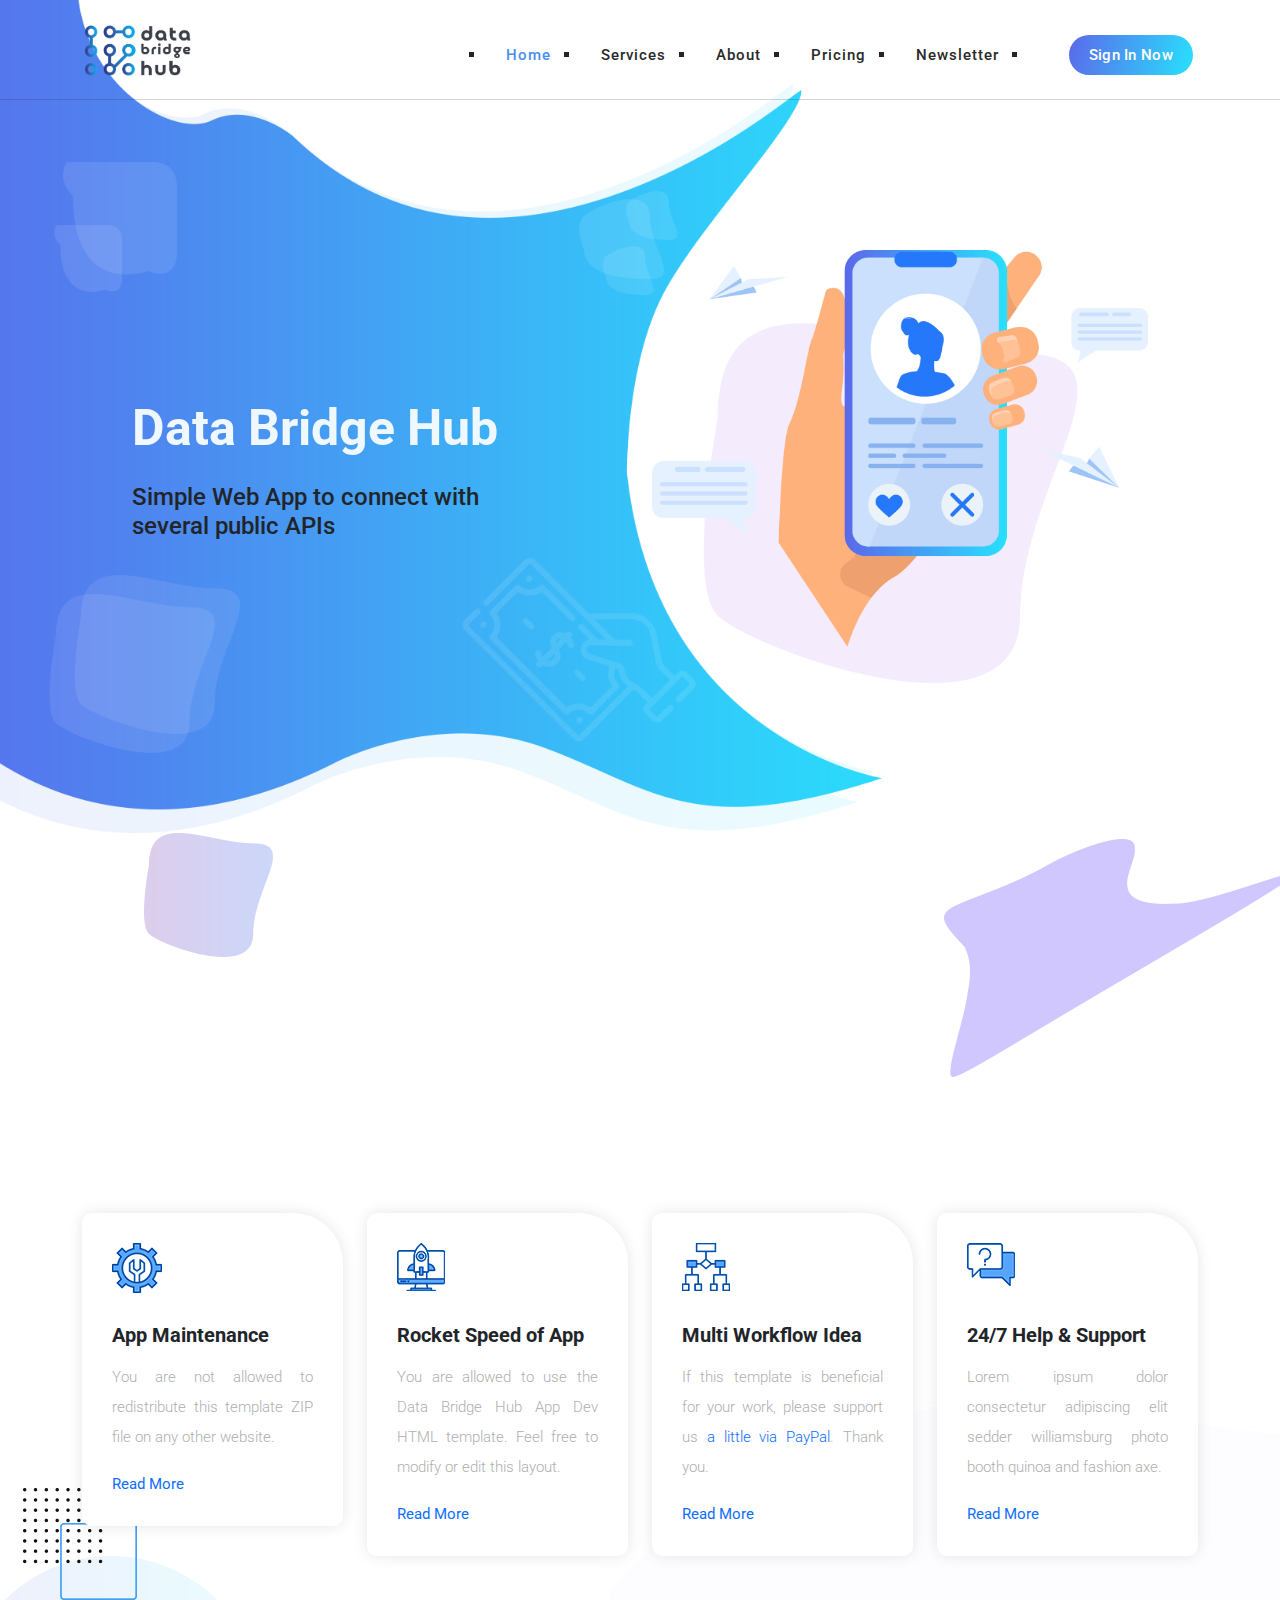
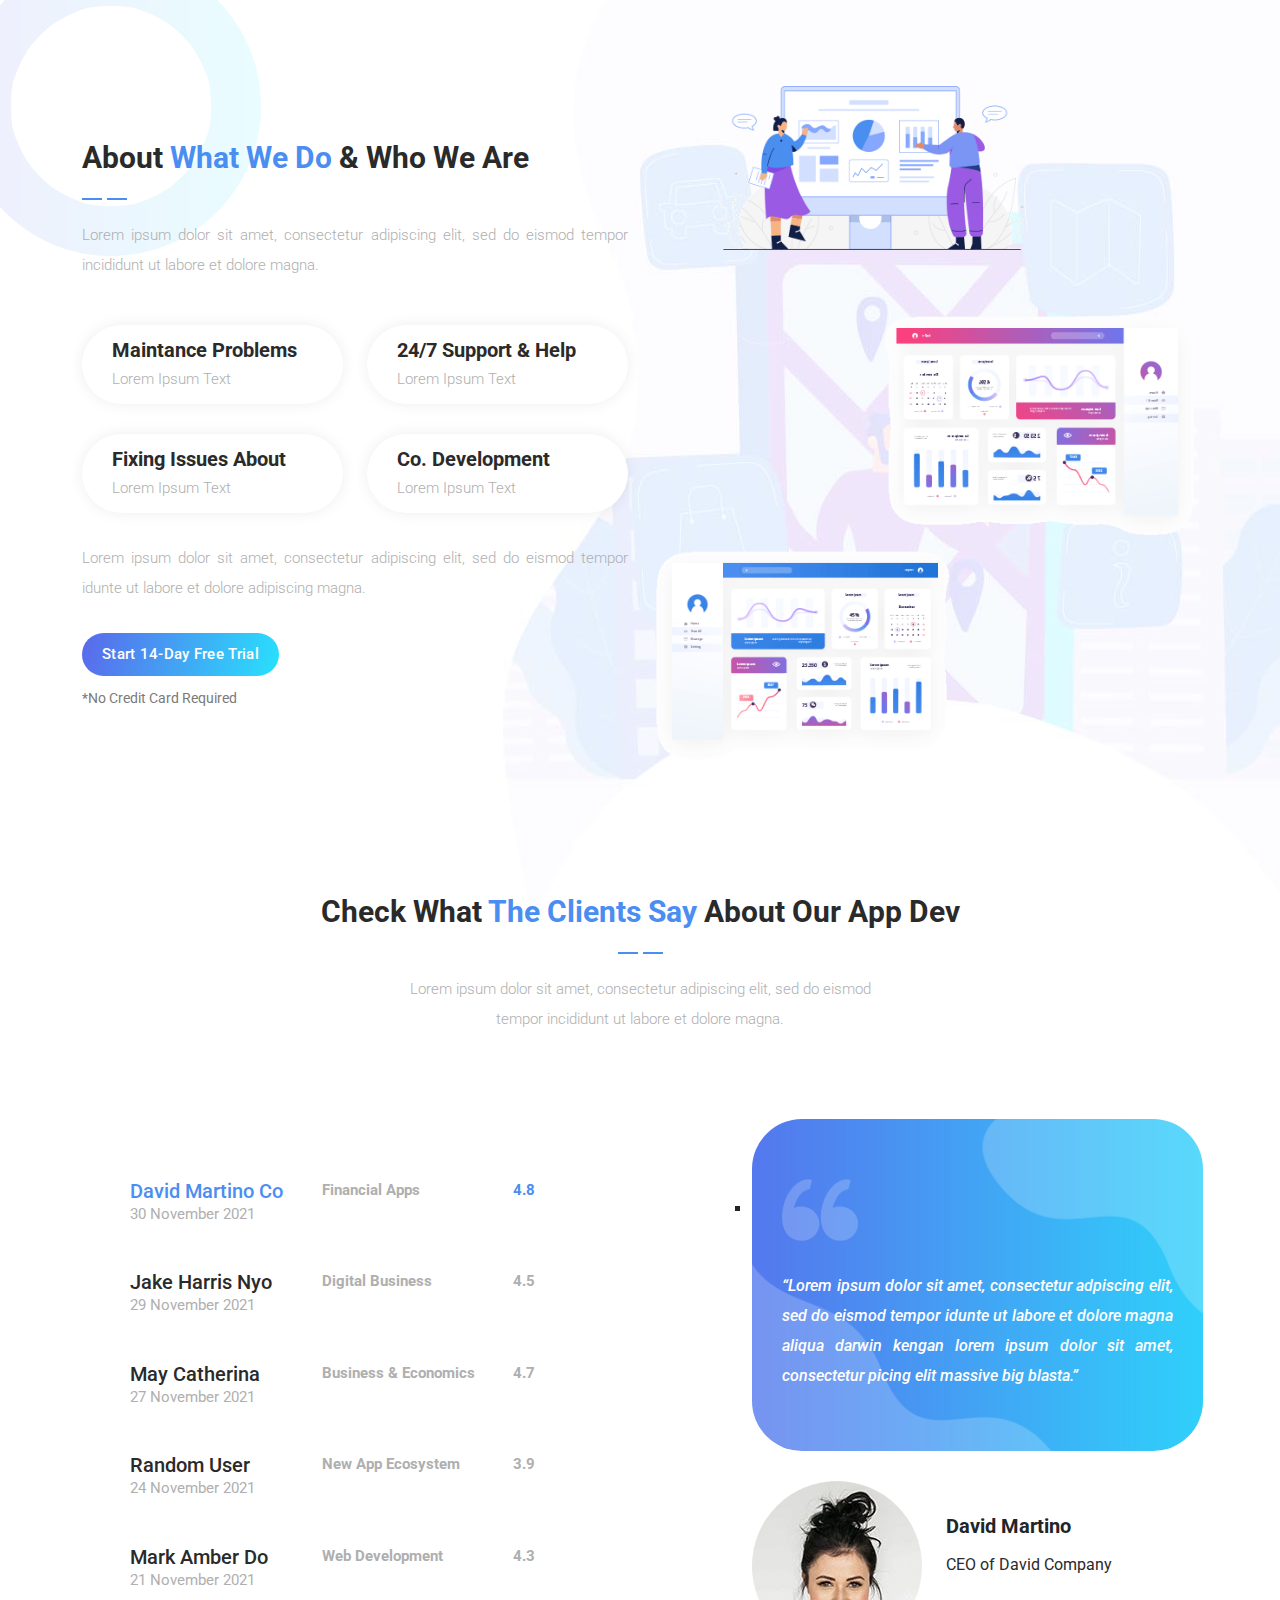
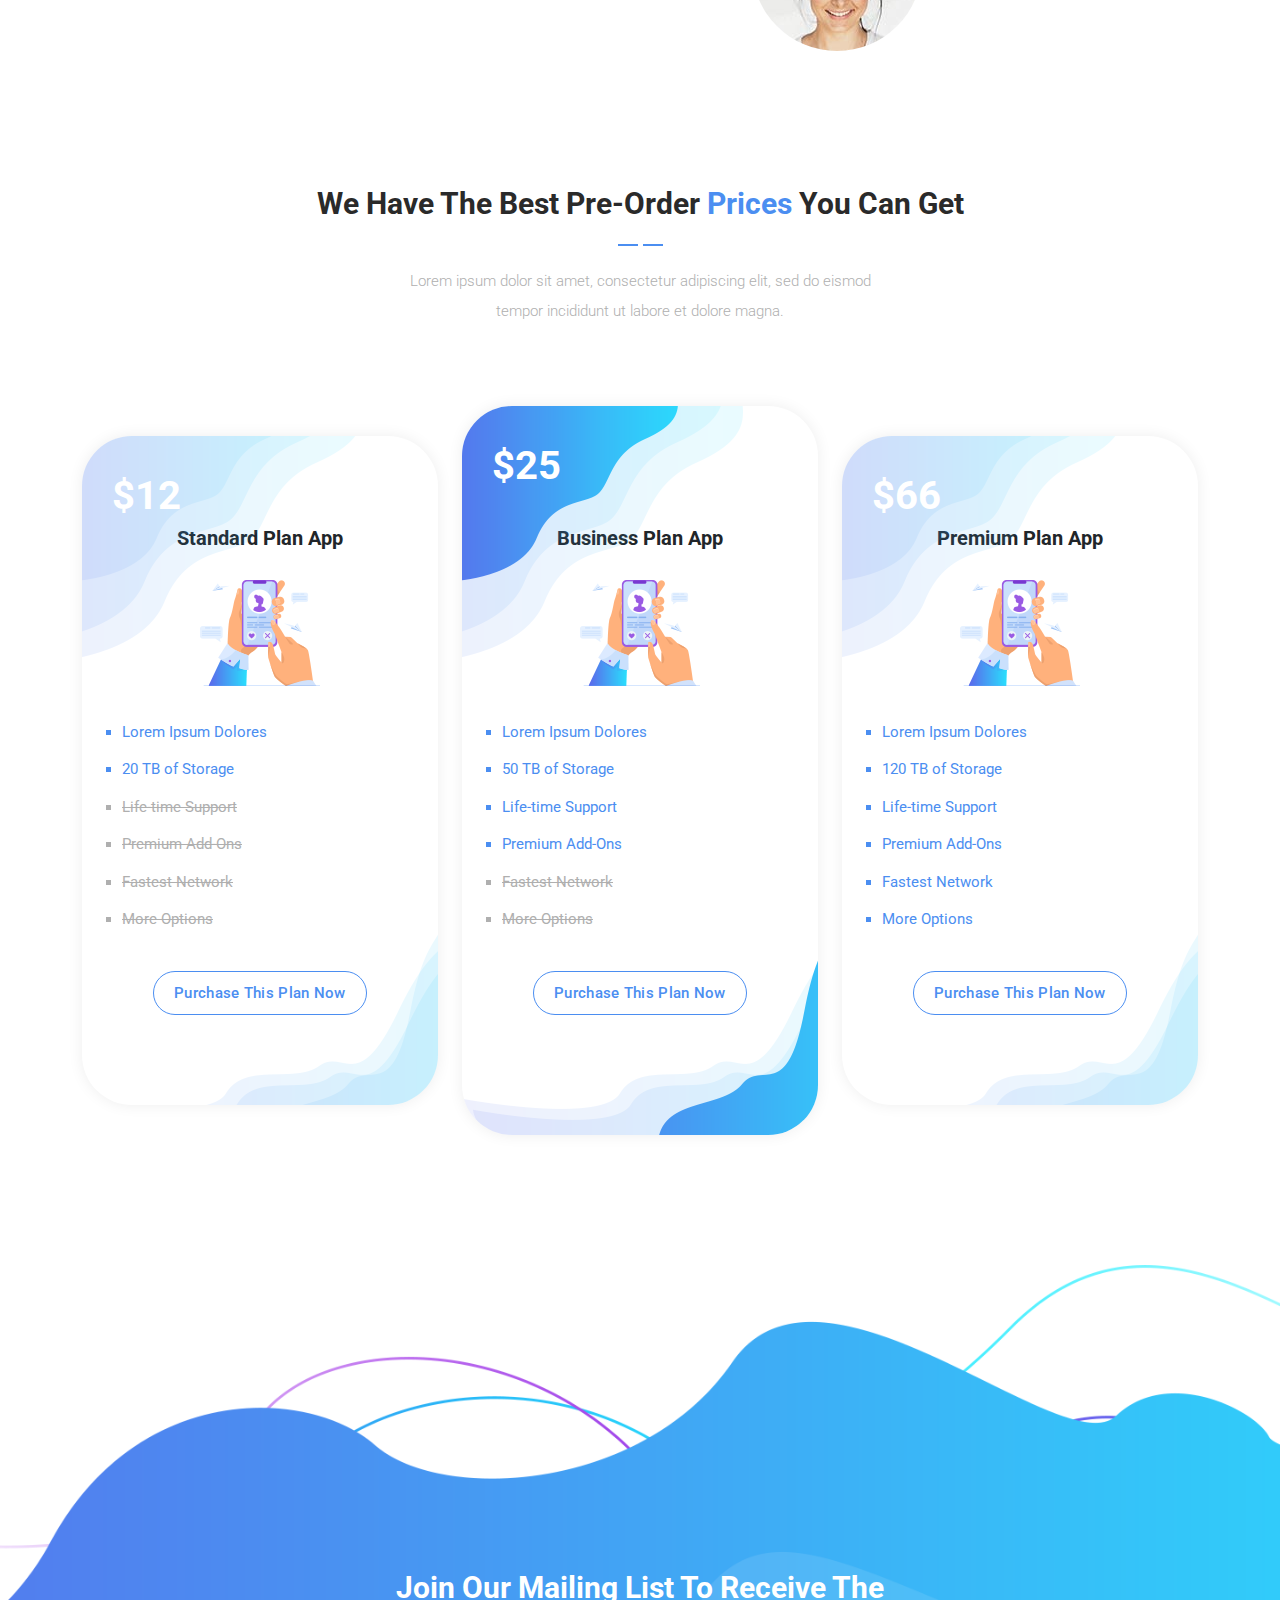
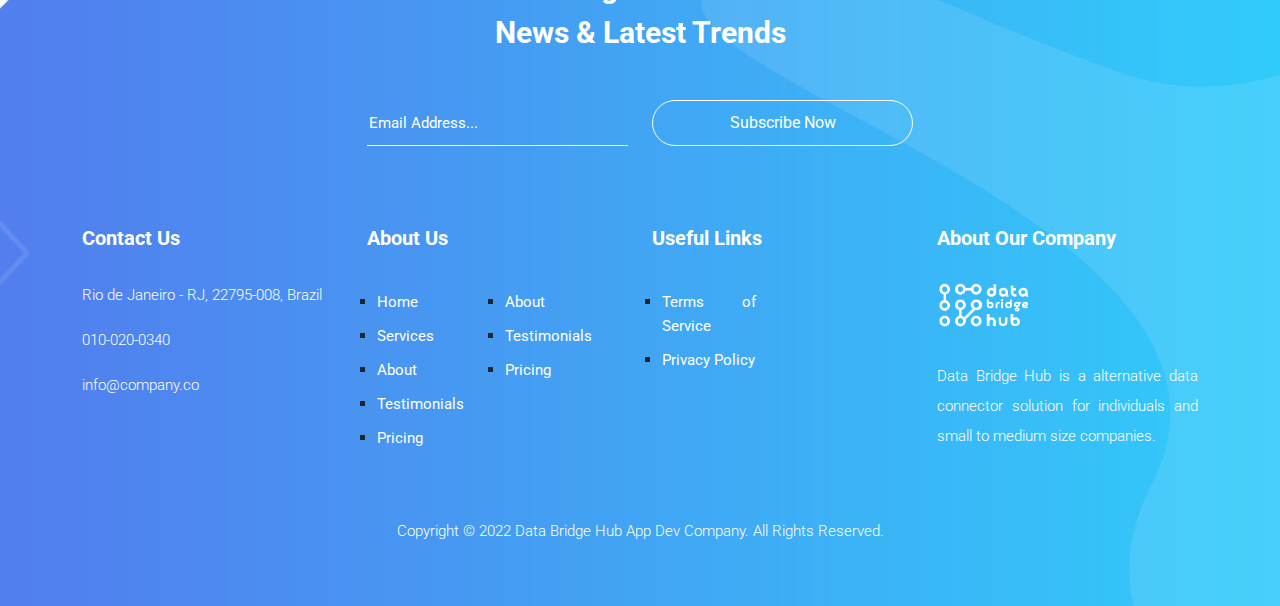
<file: index.html>
<!DOCTYPE html>
<html lang="en">

  <head>

    <meta charset="UTF-8">
    <meta name="viewport" content="width=device-width, initial-scale=1, shrink-to-fit=yes">
    <meta name="description" content="">
    <meta name="author" content="">
    <link rel="preconnect" href="https://fonts.googleapis.com">
    <link rel="preconnect" href="https://fonts.gstatic.com" crossorigin>
    <link href="https://fonts.googleapis.com/css2?family=Roboto:wght@100;300;400;500;700;900&display=swap" rel="stylesheet">

    <title>Data Bridge Hub App</title>

    <!-- Bootstrap core CSS -->
    <link href="vendor/bootstrap/css/bootstrap.min.css" rel="stylesheet">

<!--

TemplateMo 570 Data Bridge Hub App Dev

https://templatemo.com/tm-570-chain-app-dev

-->

    <!-- Additional CSS Files -->
    <link rel="stylesheet" href="https://use.fontawesome.com/releases/v5.8.1/css/all.css" integrity="sha384-50oBUHEmvpQ+1lW4y57PTFmhCaXp0ML5d60M1M7uH2+nqUivzIebhndOJK28anvf" crossorigin="anonymous">
    <link rel="stylesheet" href="/assets/css/templatemo-dbh-app-dev.css">
    <link rel="stylesheet" href="/assets/css/animated.css">
    <link rel="stylesheet" href="/assets/css/owl.css">

  </head>

<body>

  <!-- ***** Preloader Start ***** -->
  <div id="js-preloader" class="js-preloader">
    <div class="preloader-inner">
      <span class="dot"></span>
      <div class="dots">
        <span></span>
        <span></span>
        <span></span>
      </div>
    </div>
  </div>
  <!-- ***** Preloader End ***** -->

  <!-- ***** Header Area Start ***** -->
  <header class="header-area header-sticky wow slideInDown" data-wow-duration="0.75s" data-wow-delay="0s">
    <div class="container">
      <div class="row">
        <div class="col-12">
          <nav class="main-nav">
            <!-- ***** Logo Start ***** -->
            <a href="index.html" class="logo">
              <img src="/assets/images/datahub_icon-wbg.png" alt="DataHub App Dev" style="max-height:60px;"/>
            </a>
            <!-- ***** Logo End ***** -->
            <!-- ***** Menu Start ***** -->
            <ul class="nav">
              <li class="scroll-to-section"><a href="#top" class="active">Home</a></li>
              <li class="scroll-to-section"><a href="#services">Services</a></li>
              <li class="scroll-to-section"><a href="#about">About</a></li>
              <li class="scroll-to-section"><a href="#pricing">Pricing</a></li>
              <li class="scroll-to-section"><a href="#newsletter">Newsletter</a></li>
              <li><div class="gradient-button"><a id="modal_trigger" href="#modal"><i class="fa fa-sign-in-alt"></i> Sign In Now</a></div></li> 
            </ul>        
            <a class='menu-trigger'>
                <span>Menu</span>
            </a>
            <!-- ***** Menu End ***** -->
          </nav>
        </div>
      </div>
    </div>
  </header>
  <!-- ***** Header Area End ***** -->
  
  <div id="modal" class="popupContainer" style="display:none;">
    <div class="popupHeader">
        <span class="header_title">Login</span>
        <span class="modal_close"><i class="fa fa-times"></i></span>
    </div>

    <section class="popupBody">
        <!-- Social Login -->
        <div class="social_login">
            <div class="">
                <a href="#" class="social_box fb">
                    <span class="icon"><i class="fab fa-facebook"></i></span>
                    <span class="icon_title">Connect with Facebook</span>

                </a>

                <a href="#" class="social_box google">
                    <span class="icon"><i class="fab fa-google-plus"></i></span>
                    <span class="icon_title">Connect with Google</span>
                </a>
            </div>

            <div class="centeredText">
                <span>Or use your Email address</span>
            </div>

            <div class="action_btns">
                <div class="one_half"><a href="#" id="login_form" class="btn">Login</a></div>
                <div class="one_half last"><a href="#" id="register_form" class="btn">Sign up</a></div>
            </div>
        </div>

        <!-- Username & Password Login form -->
        <div class="user_login">
            <form>
                <label>Email / Username</label>
                <input type="text" />
                <br />

                <label>Password</label>
                <input type="password" />
                <br />

                <div class="checkbox">
                    <input id="remember" type="checkbox" />
                    <label for="remember">Remember me on this computer</label>
                </div>

                <div class="action_btns">
                    <div class="one_half"><a href="#" class="btn back_btn"><i class="fa fa-angle-double-left"></i> Back</a></div>
                    <div class="one_half last"><a href="#" class="btn btn_red">Login</a></div>
                </div>
            </form>

            <a href="#" class="forgot_password">Forgot password?</a>
        </div>

        <!-- Register Form -->
        <div class="user_register">
            <form>
                <label>Full Name</label>
                <input type="text" />
                <br />

                <label>Email Address</label>
                <input type="email" />
                <br />

                <label>Password</label>
                <input type="password" />
                <br />

                <div class="checkbox">
                    <input id="send_updates" type="checkbox" />
                    <label for="send_updates">Send me occasional email updates</label>
                </div>

                <div class="action_btns">
                    <div class="one_half"><a href="#" class="btn back_btn"><i class="fa fa-angle-double-left"></i> Back</a></div>
                    <div class="one_half last"><a href="#" class="btn btn_red">Register</a></div>
                </div>
            </form>
        </div>
    </section>
</div>

  <div class="main-banner wow fadeIn" id="top" data-wow-duration="1s" data-wow-delay="0.5s">
    <div class="container">
      <div class="row">
        <div class="col-lg-12">
          <div class="row">
            <div class="col-lg-6 align-self-center">
              <div class="left-content show-up header-text wow fadeInLeft" data-wow-duration="1s" data-wow-delay="1s">
                <div class="row">
                  <div class="col-lg-12">
                    <h2 style="color: aliceblue;">Data Bridge Hub</h2>
                    <h4>Simple Web App to connect with <br> several public APIs</h4>
                  </div>
                  <div class="col-lg-12">
                    <!-- <div class="white-button first-button scroll-to-section">
                      <a href="#contact">Free Quote <i class="fab fa-apple"></i></a>
                    </div>
                    <div class="white-button scroll-to-section">
                      <a href="#contact">Free Quote <i class="fab fa-google-play"></i></a>
                    </div> -->
                  </div>
                </div>
              </div>
            </div>
            <div class="col-lg-6">
              <div class="right-image wow fadeInRight" data-wow-duration="1s" data-wow-delay="0.5s">
                <img src="assets/images/slider-dec.png" alt="">
              </div>
            </div>
          </div>
        </div>
      </div>
    </div>
  </div>

  <div id="services" class="services section">
    <div class="container">
      <div class="row">
        <div class="col-lg-8 offset-lg-2">
          <div class="section-heading  wow fadeInDown" data-wow-duration="1s" data-wow-delay="0.5s">
            <h4>Amazing <em>Services &amp; Features</em> for you</h4>
            <img src="assets/images/heading-line-dec.png" alt="">
            <p>If you need the greatest collection of HTML templates for your business, please visit <a rel="nofollow" href="https://www.toocss.com/" target="_blank">TooCSS</a> Blog. If you need to have a contact form PHP script, go to <a href="https://templatemo.com/contact" target="_parent">our contact page</a> for more information.</p>
          </div>
        </div>
      </div>
    </div>
    <div class="container">
      <div class="row">
        <div class="col-lg-3">
          <div class="service-item first-service">
            <div class="icon"></div>
            <h4>App Maintenance</h4>
            <p>You are not allowed to redistribute this template ZIP file on any other website.</p>
            <div class="text-button">
              <a href="#">Read More <i class="fa fa-arrow-right"></i></a>
            </div>
          </div>
        </div>
        <div class="col-lg-3">
          <div class="service-item second-service">
            <div class="icon"></div>
            <h4>Rocket Speed of App</h4>
            <p>You are allowed to use the Data Bridge Hub App Dev HTML template. Feel free to modify or edit this layout.</p>
            <div class="text-button">
              <a href="#">Read More <i class="fa fa-arrow-right"></i></a>
            </div>
          </div>
        </div>
        <div class="col-lg-3">
          <div class="service-item third-service">
            <div class="icon"></div>
            <h4>Multi Workflow Idea</h4>
            <p>If this template is beneficial for your work, please support us <a rel="nofollow" href="https://paypal.me/templatemo" target="_blank">a little via PayPal</a>. Thank you.</p>
            <div class="text-button">
              <a href="#">Read More <i class="fa fa-arrow-right"></i></a>
            </div>
          </div>
        </div>
        <div class="col-lg-3">
          <div class="service-item fourth-service">
            <div class="icon"></div>
            <h4>24/7 Help &amp; Support</h4>
            <p>Lorem ipsum dolor consectetur adipiscing elit sedder williamsburg photo booth quinoa and fashion axe.</p>
            <div class="text-button">
              <a href="#">Read More <i class="fa fa-arrow-right"></i></a>
            </div>
          </div>
        </div>
      </div>
    </div>
  </div>

  <div id="about" class="about-us section">
    <div class="container">
      <div class="row">
        <div class="col-lg-6 align-self-center">
          <div class="section-heading">
            <h4>About <em>What We Do</em> &amp; Who We Are</h4>
            <img src="assets/images/heading-line-dec.png" alt="">
            <p>Lorem ipsum dolor sit amet, consectetur adipiscing elit, sed do eismod tempor incididunt ut labore et dolore magna.</p>
          </div>
          <div class="row">
            <div class="col-lg-6">
              <div class="box-item">
                <h4><a href="#">Maintance Problems</a></h4>
                <p>Lorem Ipsum Text</p>
              </div>
            </div>
            <div class="col-lg-6">
              <div class="box-item">
                <h4><a href="#">24/7 Support &amp; Help</a></h4>
                <p>Lorem Ipsum Text</p>
              </div>
            </div>
            <div class="col-lg-6">
              <div class="box-item">
                <h4><a href="#">Fixing Issues About</a></h4>
                <p>Lorem Ipsum Text</p>
              </div>
            </div>
            <div class="col-lg-6">
              <div class="box-item">
                <h4><a href="#">Co. Development</a></h4>
                <p>Lorem Ipsum Text</p>
              </div>
            </div>
            <div class="col-lg-12">
              <p>Lorem ipsum dolor sit amet, consectetur adipiscing elit, sed do eismod tempor idunte ut labore et dolore adipiscing  magna.</p>
              <div class="gradient-button">
                <a href="#">Start 14-Day Free Trial</a>
              </div>
              <span>*No Credit Card Required</span>
            </div>
          </div>
        </div>
        <div class="col-lg-6">
          <div class="right-image">
            <img src="assets/images/about-right-dec.png" alt="">
          </div>
        </div>
      </div>
    </div>
  </div>

  <div id="clients" class="the-clients">
    <div class="container">
      <div class="row">
        <div class="col-lg-8 offset-lg-2">
          <div class="section-heading">
            <h4>Check What <em>The Clients Say</em> About Our App Dev</h4>
            <img src="assets/images/heading-line-dec.png" alt="">
            <p>Lorem ipsum dolor sit amet, consectetur adipiscing elit, sed do eismod tempor incididunt ut labore et dolore magna.</p>
          </div>
        </div>
        <div class="col-lg-12">
          <div class="naccs">
            <div class="grid">
              <div class="row">
                <div class="col-lg-7 align-self-center">
                  <div class="menu">
                    <div class="first-thumb active">
                      <div class="thumb">
                        <div class="row">
                          <div class="col-lg-4 col-sm-4 col-12">
                            <h4>David Martino Co</h4>
                            <span class="date">30 November 2021</span>
                          </div>
                          <div class="col-lg-4 col-sm-4 d-none d-sm-block">
                            <span class="category">Financial Apps</span>
                          </div>
                          <div class="col-lg-4 col-sm-4 col-12">
                              <i class="fa fa-star"></i>
                              <i class="fa fa-star"></i>
                              <i class="fa fa-star"></i>
                              <i class="fa fa-star"></i>
                              <i class="fa fa-star"></i>
                              <span class="rating">4.8</span>
                          </div>
                        </div>
                      </div>
                    </div>
                    <div>
                      <div class="thumb">
                        <div class="row">
                          <div class="col-lg-4 col-sm-4 col-12">
                            <h4>Jake Harris Nyo</h4>
                            <span class="date">29 November 2021</span>
                          </div>
                          <div class="col-lg-4 col-sm-4 d-none d-sm-block">
                            <span class="category">Digital Business</span>
                          </div>
                          <div class="col-lg-4 col-sm-4 col-12">
                              <i class="fa fa-star"></i>
                              <i class="fa fa-star"></i>
                              <i class="fa fa-star"></i>
                              <i class="fa fa-star"></i>
                              <i class="fa fa-star"></i>
                              <span class="rating">4.5</span>
                          </div>
                        </div>
                      </div>
                    </div>
                    <div>
                      <div class="thumb">
                        <div class="row">
                          <div class="col-lg-4 col-sm-4 col-12">
                            <h4>May Catherina</h4>
                            <span class="date">27 November 2021</span>
                          </div>
                          <div class="col-lg-4 col-sm-4 d-none d-sm-block">
                            <span class="category">Business &amp; Economics</span>
                          </div>
                          <div class="col-lg-4 col-sm-4 col-12">
                              <i class="fa fa-star"></i>
                              <i class="fa fa-star"></i>
                              <i class="fa fa-star"></i>
                              <i class="fa fa-star"></i>
                              <i class="fa fa-star"></i>
                              <span class="rating">4.7</span>
                          </div>
                        </div>
                      </div>
                    </div>
                    <div>
                      <div class="thumb">
                        <div class="row">
                          <div class="col-lg-4 col-sm-4 col-12">
                            <h4>Random User</h4>
                            <span class="date">24 November 2021</span>
                          </div>
                          <div class="col-lg-4 col-sm-4 d-none d-sm-block">
                            <span class="category">New App Ecosystem</span>
                          </div>
                          <div class="col-lg-4 col-sm-4 col-12">
                              <i class="fa fa-star"></i>
                              <i class="fa fa-star"></i>
                              <i class="fa fa-star"></i>
                              <i class="fa fa-star"></i>
                              <i class="fa fa-star"></i>
                              <span class="rating">3.9</span>
                          </div>
                        </div>
                      </div>
                    </div>
                    <div class="last-thumb">
                      <div class="thumb">
                        <div class="row">
                          <div class="col-lg-4 col-sm-4 col-12">
                            <h4>Mark Amber Do</h4>
                            <span class="date">21 November 2021</span>
                          </div>
                          <div class="col-lg-4 col-sm-4 d-none d-sm-block">
                            <span class="category">Web Development</span>
                          </div>
                          <div class="col-lg-4 col-sm-4 col-12">
                              <i class="fa fa-star"></i>
                              <i class="fa fa-star"></i>
                              <i class="fa fa-star"></i>
                              <i class="fa fa-star"></i>
                              <i class="fa fa-star"></i>
                              <span class="rating">4.3</span>
                          </div>
                        </div>
                      </div>
                    </div>
                  </div>
                </div> 
                <div class="col-lg-5">
                  <ul class="nacc">
                    <li class="active">
                      <div>
                        <div class="thumb">
                          <div class="row">
                            <div class="col-lg-12">
                              <div class="client-content">
                                <img src="assets/images/quote.png" alt="">
                                <p>“Lorem ipsum dolor sit amet, consectetur adpiscing elit, sed do eismod tempor idunte ut labore et dolore magna aliqua darwin kengan
                                  lorem ipsum dolor sit amet, consectetur picing elit massive big blasta.”</p>
                              </div>
                              <div class="down-content">
                                <img src="assets/images/client-image.jpg" alt="">
                                <div class="right-content">
                                  <h4>David Martino</h4>
                                  <span>CEO of David Company</span>
                                </div>
                              </div>
                            </div>
                          </div>
                        </div>
                      </div>
                    </li>
                    <li>
                      <div>
                        <div class="thumb">
                          <div class="row">
                            <div class="col-lg-12">
                              <div class="client-content">
                                <img src="assets/images/quote.png" alt="">
                                <p>“CTO, Lorem ipsum dolor sit amet, consectetur adpiscing elit, sed do eismod tempor idunte ut labore et dolore magna aliqua darwin kengan
                                  lorem ipsum dolor sit amet, consectetur picing elit massive big blasta.”</p>
                              </div>
                              <div class="down-content">
                                <img src="assets/images/client-image.jpg" alt="">
                                <div class="right-content">
                                  <h4>Jake H. Nyo</h4>
                                  <span>CTO of Digital Company</span>
                                </div>
                              </div>
                            </div>
                          </div>
                        </div>
                      </div>
                    </li>
                    <li>
                      <div>
                        <div class="thumb">
                          <div class="row">
                            <div class="col-lg-12">
                              <div class="client-content">
                                <img src="assets/images/quote.png" alt="">
                                <p>“May, Lorem ipsum dolor sit amet, consectetur adpiscing elit, sed do eismod tempor idunte ut labore et dolore magna aliqua darwin kengan
                                  lorem ipsum dolor sit amet, consectetur picing elit massive big blasta.”</p>
                              </div>
                              <div class="down-content">
                                <img src="assets/images/client-image.jpg" alt="">
                                <div class="right-content">
                                  <h4>May C.</h4>
                                  <span>Founder of Catherina Co.</span>
                                </div>
                              </div>
                            </div>
                          </div>
                        </div>
                      </div>
                    </li>
                    <li>
                      <div>
                        <div class="thumb">
                          <div class="row">
                            <div class="col-lg-12">
                              <div class="client-content">
                                <img src="assets/images/quote.png" alt="">
                                <p>“Lorem ipsum dolor sit amet, consectetur adpiscing elit, sed do eismod tempor idunte ut labore et dolore magna aliqua darwin kengan
                                  lorem ipsum dolor sit amet, consectetur picing elit massive big blasta.”</p>
                              </div>
                              <div class="down-content">
                                <img src="assets/images/client-image.jpg" alt="">
                                <div class="right-content">
                                  <h4>Random Staff</h4>
                                  <span>Manager, Digital Company</span>
                                </div>
                              </div>
                            </div>
                          </div>
                        </div>
                      </div>
                    </li>
                    <li>
                      <div>
                        <div class="thumb">
                          <div class="row">
                            <div class="col-lg-12">
                              <div class="client-content">
                                <img src="assets/images/quote.png" alt="">
                                <p>“Mark, Lorem ipsum dolor sit amet, consectetur adpiscing elit, sed do eismod tempor idunte ut labore et dolore magna aliqua darwin kengan
                                  lorem ipsum dolor sit amet, consectetur picing elit massive big blasta.”</p>
                              </div>
                              <div class="down-content">
                                <img src="assets/images/client-image.jpg" alt="">
                                <div class="right-content">
                                  <h4>Mark Am</h4>
                                  <span>CTO, Amber Do Company</span>
                                </div>
                              </div>
                            </div>
                          </div>
                        </div>
                      </div>
                    </li>
                  </ul>
                </div>          
              </div>
            </div>
          </div>
        </div>
      </div>
    </div>
  </div>

  <div id="pricing" class="pricing-tables">
    <div class="container">
      <div class="row">
        <div class="col-lg-8 offset-lg-2">
          <div class="section-heading">
            <h4>We Have The Best Pre-Order <em>Prices</em> You Can Get</h4>
            <img src="assets/images/heading-line-dec.png" alt="">
            <p>Lorem ipsum dolor sit amet, consectetur adipiscing elit, sed do eismod tempor incididunt ut labore et dolore magna.</p>
          </div>
        </div>
        <div class="col-lg-4">
          <div class="pricing-item-regular">
            <span class="price">$12</span>
            <h4>Standard Plan App</h4>
            <div class="icon">
              <img src="assets/images/pricing-table-01.png" alt="">
            </div>
            <ul>
              <li>Lorem Ipsum Dolores</li>
              <li>20 TB of Storage</li>
              <li class="non-function">Life-time Support</li>
              <li class="non-function">Premium Add-Ons</li>
              <li class="non-function">Fastest Network</li>
              <li class="non-function">More Options</li>
            </ul>
            <div class="border-button">
              <a href="#">Purchase This Plan Now</a>
            </div>
          </div>
        </div>
        <div class="col-lg-4">
          <div class="pricing-item-pro">
            <span class="price">$25</span>
            <h4>Business Plan App</h4>
            <div class="icon">
              <img src="assets/images/pricing-table-01.png" alt="">
            </div>
            <ul>
              <li>Lorem Ipsum Dolores</li>
              <li>50 TB of Storage</li>
              <li>Life-time Support</li>
              <li>Premium Add-Ons</li>
              <li class="non-function">Fastest Network</li>
              <li class="non-function">More Options</li>
            </ul>
            <div class="border-button">
              <a href="#">Purchase This Plan Now</a>
            </div>
          </div>
        </div>
        <div class="col-lg-4">
          <div class="pricing-item-regular">
            <span class="price">$66</span>
            <h4>Premium Plan App</h4>
            <div class="icon">
              <img src="assets/images/pricing-table-01.png" alt="">
            </div>
            <ul>
              <li>Lorem Ipsum Dolores</li>
              <li>120 TB of Storage</li>
              <li>Life-time Support</li>
              <li>Premium Add-Ons</li>
              <li>Fastest Network</li>
              <li>More Options</li>
            </ul>
            <div class="border-button">
              <a href="#">Purchase This Plan Now</a>
            </div>
          </div>
        </div>
      </div>
    </div>
  </div> 

  <footer id="newsletter">
    <div class="container">
      <div class="row">
        <div class="col-lg-8 offset-lg-2">
          <div class="section-heading">
            <h4>Join our mailing list to receive the news &amp; latest trends</h4>
          </div>
        </div>
        <div class="col-lg-6 offset-lg-3">
          <form id="search" action="#" method="GET">
            <div class="row">
              <div class="col-lg-6 col-sm-6">
                <fieldset>
                  <input type="address" name="address" class="email" placeholder="Email Address..." autocomplete="on" required>
                </fieldset>
              </div>
              <div class="col-lg-6 col-sm-6">
                <fieldset>
                  <button type="submit" class="main-button">Subscribe Now <i class="fa fa-angle-right"></i></button>
                </fieldset>
              </div>
            </div>
          </form>
        </div>
      </div>
      <div class="row">
        <div class="col-lg-3">
          <div class="footer-widget">
            <h4>Contact Us</h4>
            <p>Rio de Janeiro - RJ, 22795-008, Brazil</p>
            <p><a href="#">010-020-0340</a></p>
            <p><a href="#">info@company.co</a></p>
          </div>
        </div>
        <div class="col-lg-3">
          <div class="footer-widget">
            <h4>About Us</h4>
            <ul>
              <li><a href="#">Home</a></li>
              <li><a href="#">Services</a></li>
              <li><a href="#">About</a></li>
              <li><a href="#">Testimonials</a></li>
              <li><a href="#">Pricing</a></li>
            </ul>
            <ul>
              <li><a href="#">About</a></li>
              <li><a href="#">Testimonials</a></li>
              <li><a href="#">Pricing</a></li>
            </ul>
          </div>
        </div>
        <div class="col-lg-3">
          <div class="footer-widget">
            <h4>Useful Links</h4>
            <ul>
              <li><a href="/terms-of-service/index.html">Terms of Service</a></li>
              <li><a href="/privacy-police/index.html">Privacy Policy</a></li>
            </ul>
            <ul>
            </ul>
          </div>
        </div>
        <div class="col-lg-3">
          <div class="footer-widget">
            <h4>About Our Company</h4>
            <div class="logo">
              <img src="/assets/images/datahub_icon-wbg.png" style="filter: brightness(0) invert(1);" alt="">
            </div>
            <p>Data Bridge Hub is a alternative data connector solution for individuals and small to medium size companies.</p>
          </div>
        </div>
        <div class="col-lg-12">
          <div class="copyright-text">
            <p>Copyright © 2022 Data Bridge Hub App Dev Company. All Rights Reserved. 
          <!-- <br>Design: <a href="https://templatemo.com/" target="_blank" title="css templates">TemplateMo</a></p> -->
          </div>
        </div>
      </div>
    </div>
  </footer>


  <!-- Scripts -->
  <script src="vendor/jquery/jquery.min.js"></script>
  <script src="vendor/bootstrap/js/bootstrap.bundle.min.js"></script>
  <script src="assets/js/owl-carousel.js"></script>
  <script src="assets/js/animation.js"></script>
  <script src="assets/js/imagesloaded.js"></script>
  <script src="assets/js/popup.js"></script>
  <script src="assets/js/custom.js"></script>
</body>
</html>
</file>
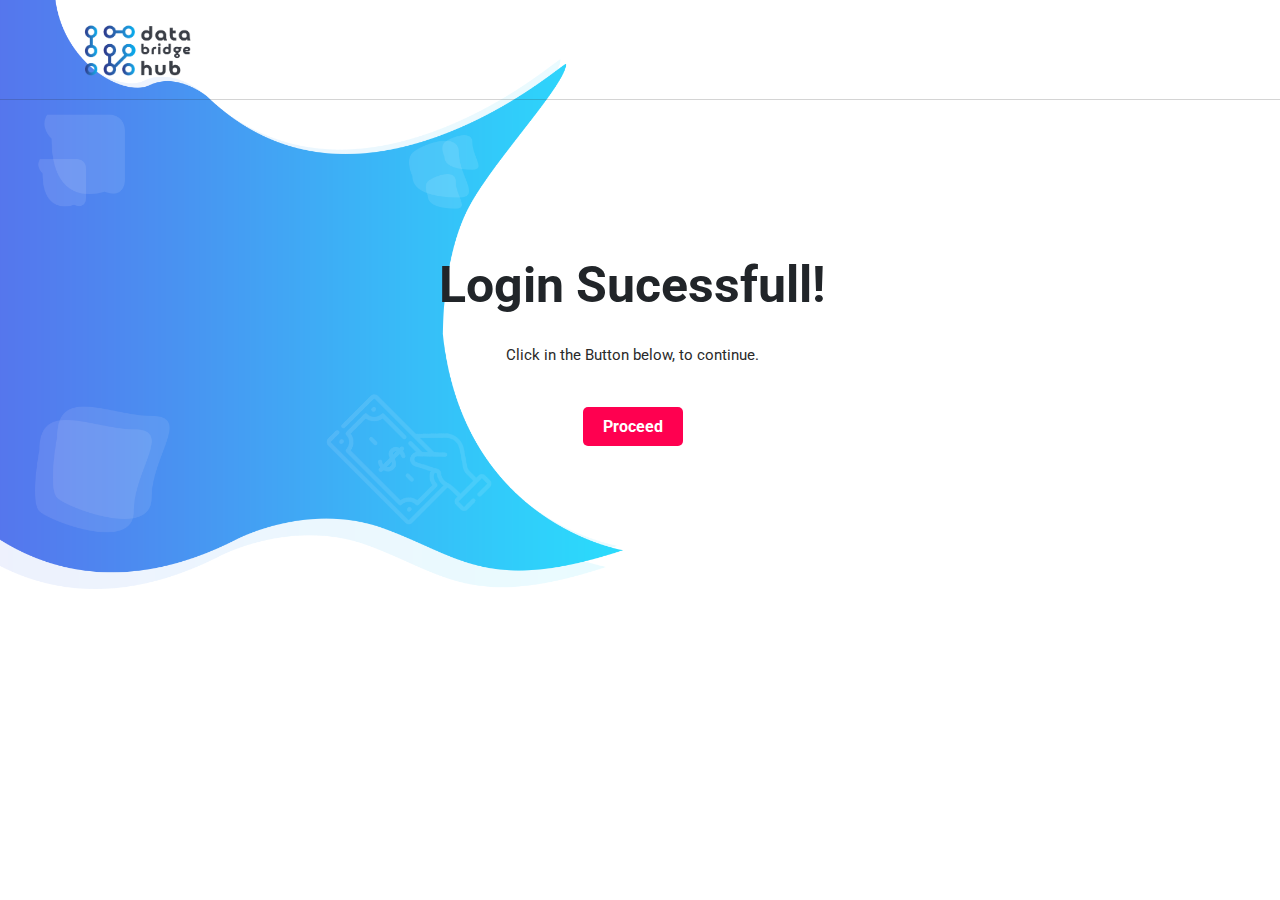
<file: callback/index.html>
<!DOCTYPE html>
<html lang="en">

  <head>

    <meta charset="UTF-8">
    <meta name="viewport" content="width=device-width, initial-scale=1, shrink-to-fit=yes">
    <meta name="description" content="">
    <meta name="author" content="">
    <link rel="preconnect" href="https://fonts.googleapis.com">
    <link rel="preconnect" href="https://fonts.gstatic.com" crossorigin>
    <link href="https://fonts.googleapis.com/css2?family=Roboto:wght@100;300;400;500;700;900&display=swap" rel="stylesheet">

    <title>Data Bridge Hub App</title>

    <!-- Bootstrap core CSS -->
    <link href="/vendor/bootstrap/css/bootstrap.min.css" rel="stylesheet">

<!--

TemplateMo 570 Data Bridge Hub App Dev

https://templatemo.com/tm-570-chain-app-dev

-->

    <!-- Additional CSS Files -->
    <link rel="stylesheet" href="https://use.fontawesome.com/releases/v5.8.1/css/all.css" integrity="sha384-50oBUHEmvpQ+1lW4y57PTFmhCaXp0ML5d60M1M7uH2+nqUivzIebhndOJK28anvf" crossorigin="anonymous">
    <link rel="stylesheet" href="/assets/css/templatemo-dbh-app-dev.css">
    <link rel="stylesheet" href="/assets/css/animated.css">
    <link rel="stylesheet" href="/assets/css/owl.css">

  </head>

<body>

  <!-- ***** Preloader Start ***** -->
  <div id="js-preloader" class="js-preloader">
    <div class="preloader-inner">
      <span class="dot"></span>
      <div class="dots">
        <span></span>
        <span></span>
        <span></span>
      </div>
    </div>
  </div>
  <!-- ***** Preloader End ***** -->

  <!-- ***** Header Area Start ***** -->
  <header class="header-area header-sticky wow slideInDown" data-wow-duration="0.75s" data-wow-delay="0s">
    <div class="container">
      <div class="row">
        <div class="col-12">
          <nav class="main-nav">
            <!-- ***** Logo Start ***** -->
            <a href="index.html" class="logo">
              <img src="/assets/images/datahub_icon-wbg.png" alt="DataHub App Dev" style="max-height:60px;"/>
            </a>
            <!-- ***** Logo End ***** -->
            <!-- ***** Menu Start ***** -->
            <ul class="nav">
            </ul>        
            <a class='menu-trigger'>
                <span>Menu</span>
            </a>
            <!-- ***** Menu End ***** -->
          </nav>
        </div>
      </div>
    </div>
  </header>
  <!-- ***** Header Area End ***** -->
  
    

    <div class="main-banner wow fadeIn" id="top" data-wow-duration="1s" data-wow-delay="0.5s">
        <div class="container">
            <div class="row">
            <div class="col-lg-12">
                <div class="row">
                <div class="col-lg-12 align-self-center">
                    <div class="left-content show-up header-text wow fadeInLeft" data-wow-duration="1s" data-wow-delay="1s">
                    <div class="row">
                        <div class="col-lg-12" style="text-align: center;">
                            <h2>Login Sucessfull!</h2>
                            <p>Click in the Button below, to continue.</p>
                              <a id="api-response-button" href="YOUR_AUTHORIZATION_URL_HERE" class="auth-button" target="_blank" onclick="handleAuthorization()">Proceed</a>
                        </div>
                    </div>
                </div>
            </div>
        </div>
    </div>  


  <!-- Scripts -->
  <script src="/vendor/jquery/jquery.min.js"></script>
  <script src="/vendor/bootstrap/js/bootstrap.bundle.min.js"></script>
  <script src="/assets/js/owl-carousel.js"></script>
  <script src="/assets/js/animation.js"></script>
  <script src="/assets/js/imagesloaded.js"></script>
  <script src="/assets/js/popup.js"></script>
  <script src="/assets/js/custom.js"></script>
  <script src="/assets/js/handleTikTokAPICallback.js"></script>
  <script>
    document.addEventListener('DOMContentLoaded', function() {
      handleAPICallback();
    });
  </script>
</body>
</html>
</file>
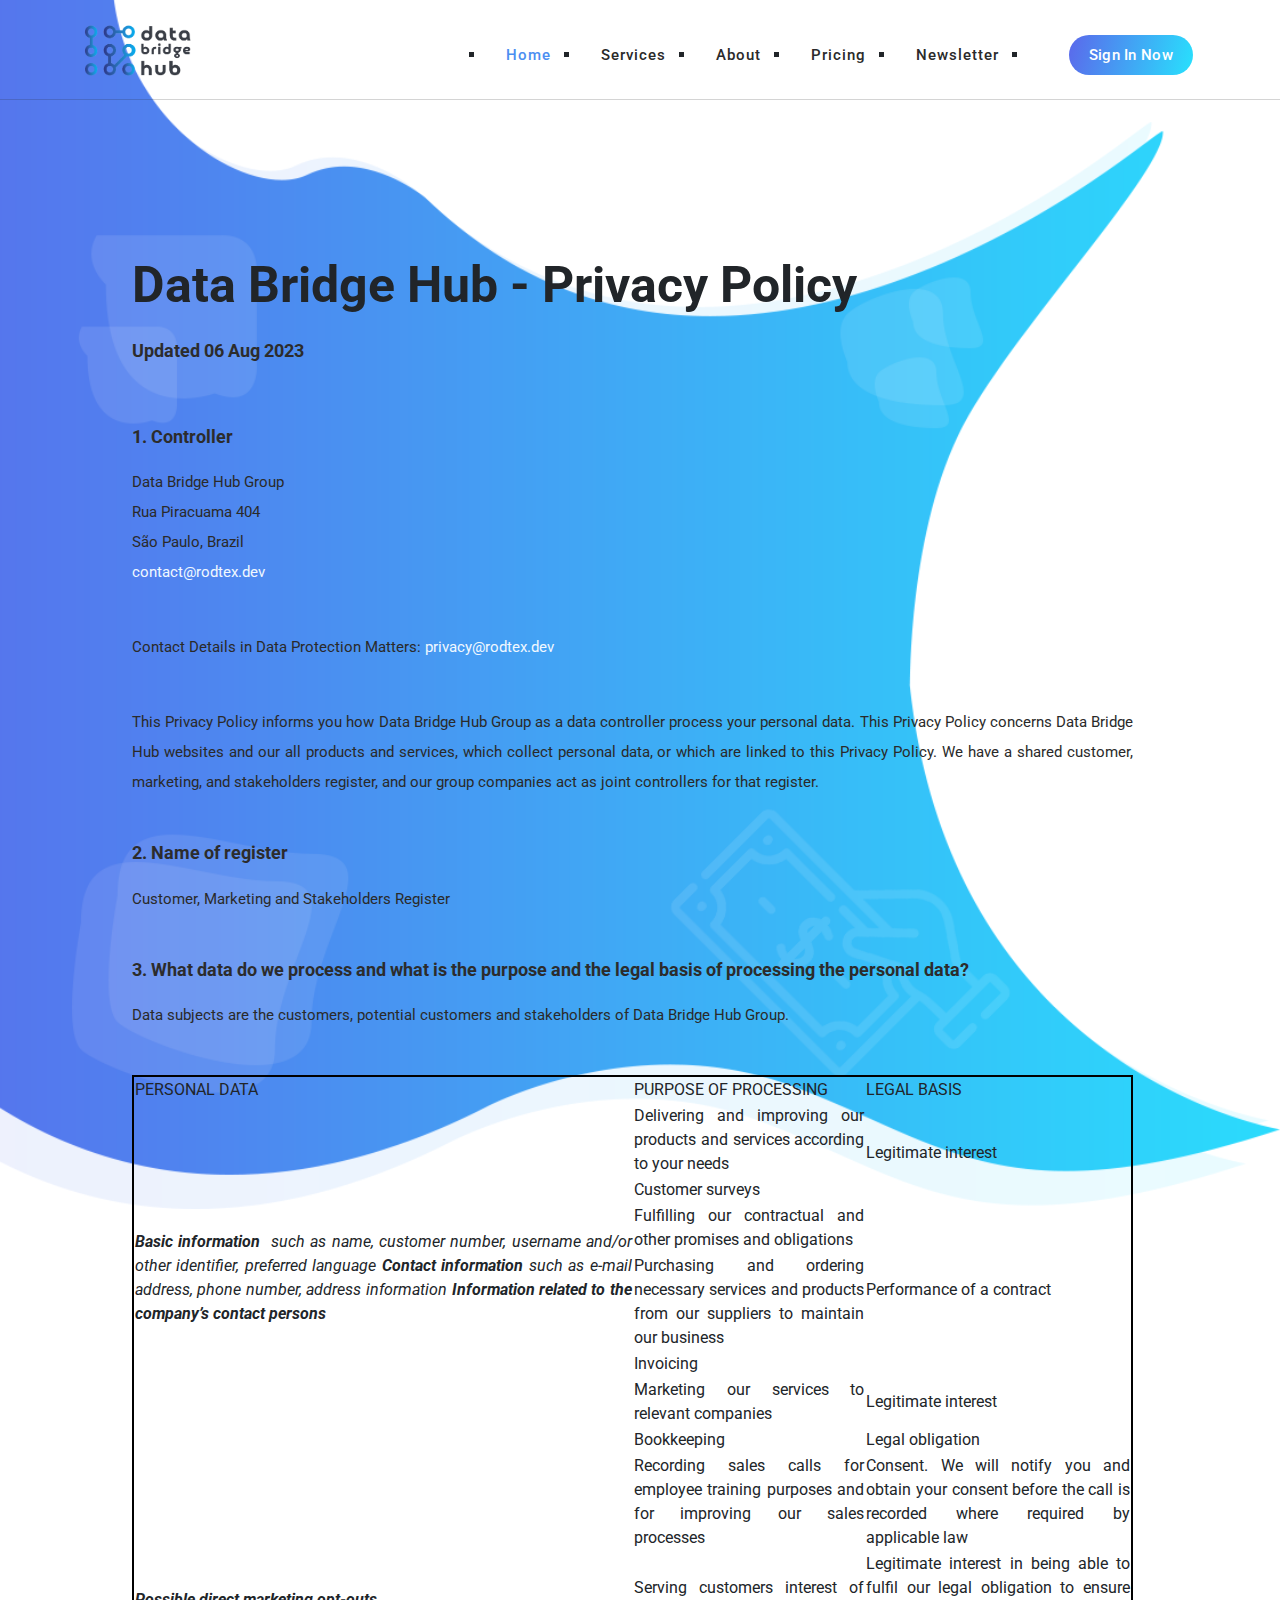
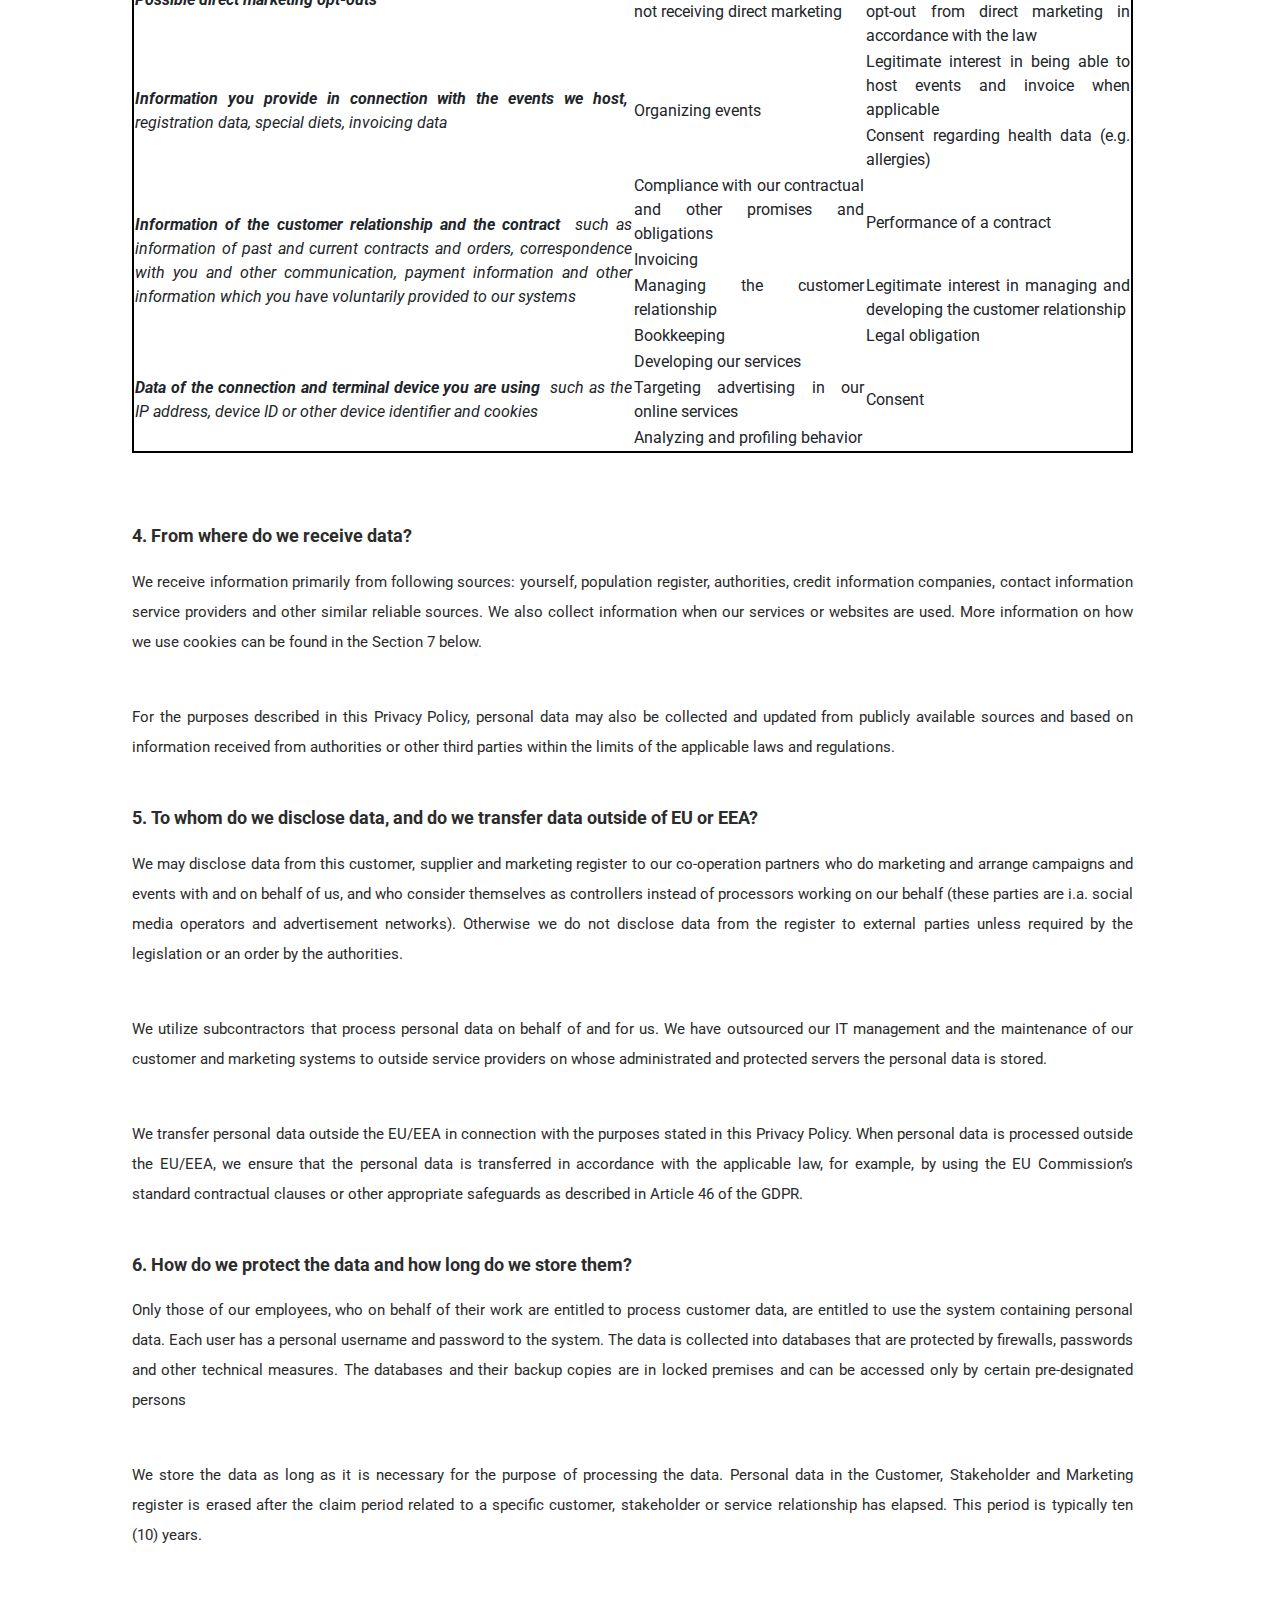
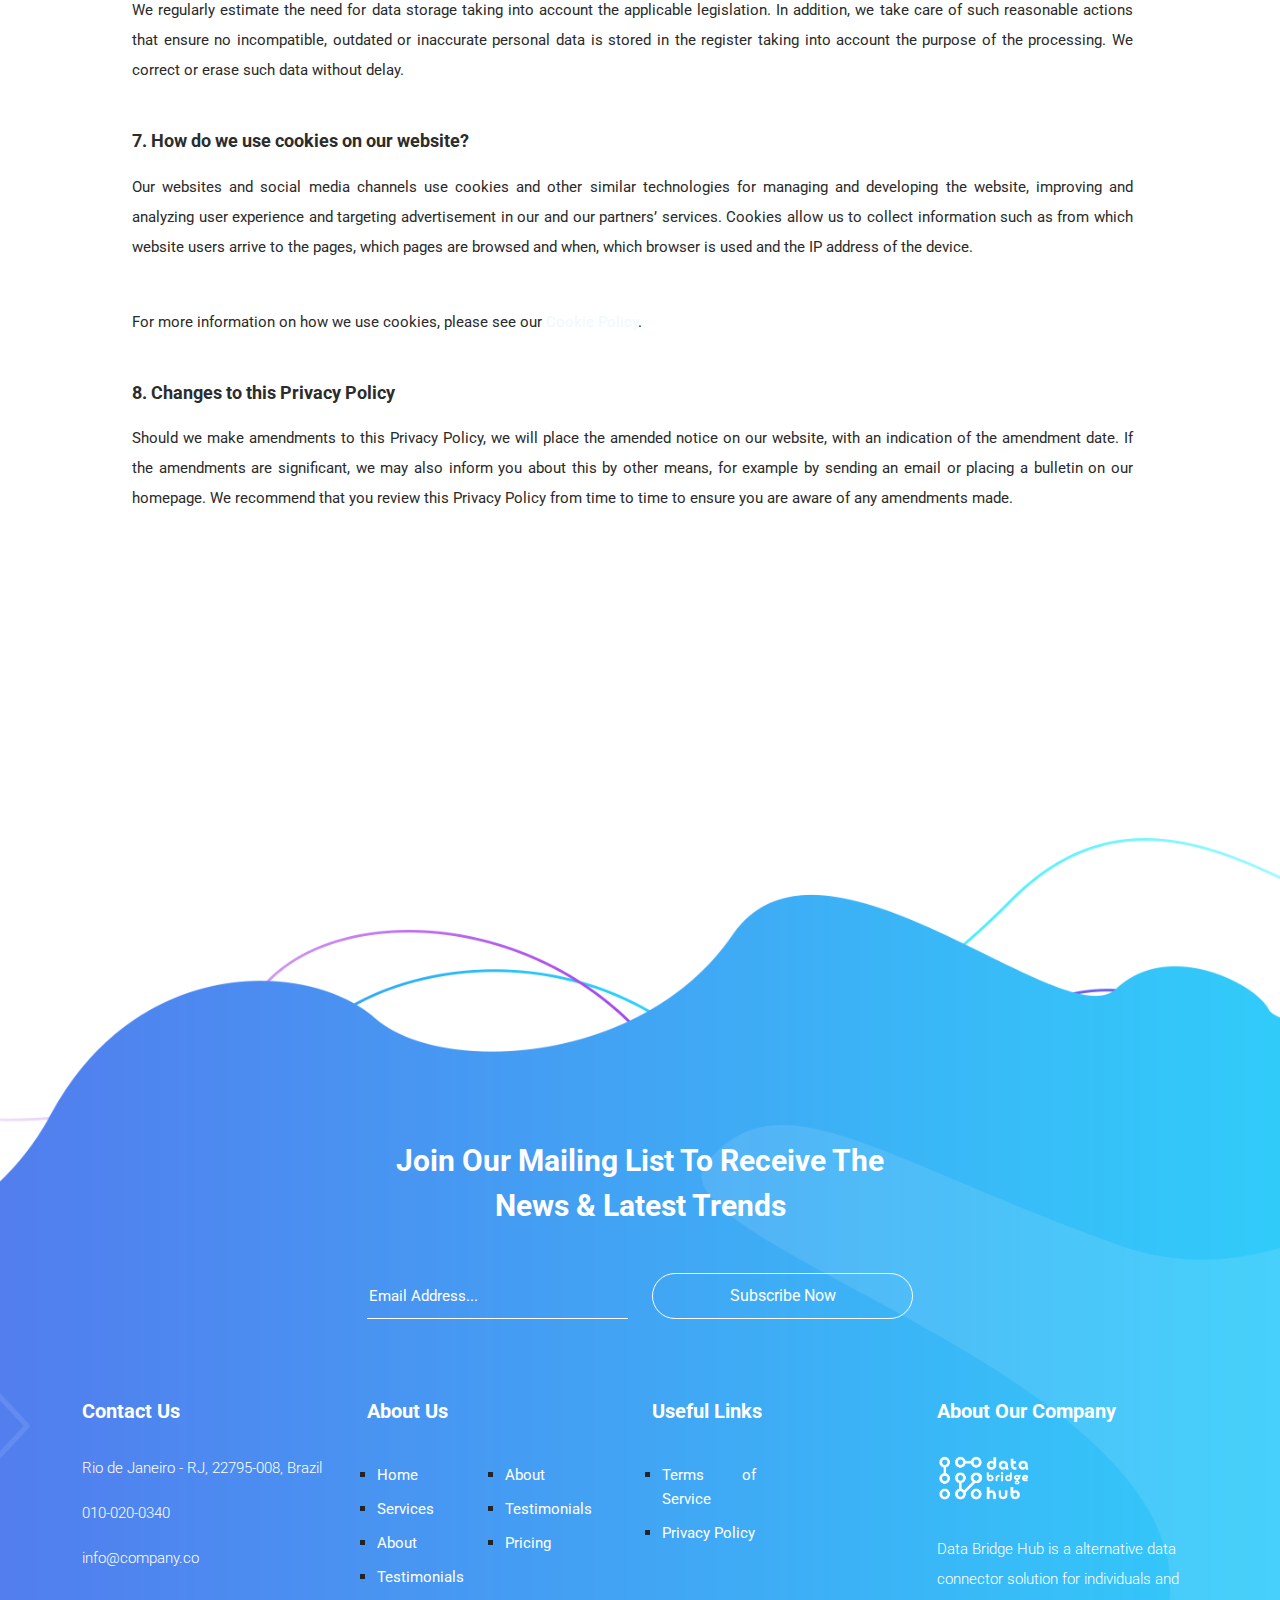
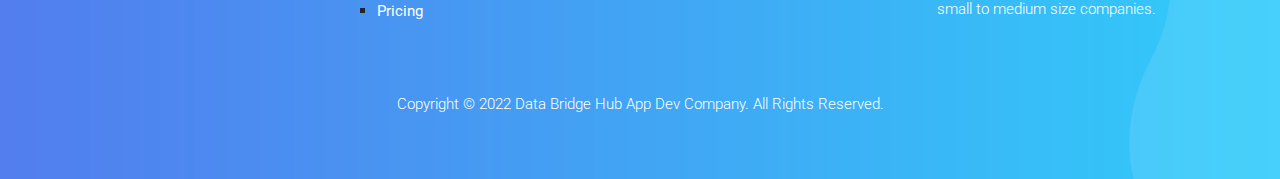
<file: privacy-police/index.html>
<!DOCTYPE html>
<html lang="en">

  <head>

    <meta charset="UTF-8">
    <meta name="viewport" content="width=device-width, initial-scale=1, shrink-to-fit=yes">
    <meta name="description" content="">
    <meta name="author" content="">
    <link rel="preconnect" href="https://fonts.googleapis.com">
    <link rel="preconnect" href="https://fonts.gstatic.com" crossorigin>
    <link href="https://fonts.googleapis.com/css2?family=Roboto:wght@100;300;400;500;700;900&display=swap" rel="stylesheet">

    <title>Data Bridge Hub App</title>

    <!-- Bootstrap core CSS -->
    <link href="/vendor/bootstrap/css/bootstrap.min.css" rel="stylesheet">

<!--

TemplateMo 570 Data Bridge Hub App Dev

https://templatemo.com/tm-570-chain-app-dev

-->

    <!-- Additional CSS Files -->
    <link rel="stylesheet" href="https://use.fontawesome.com/releases/v5.8.1/css/all.css" integrity="sha384-50oBUHEmvpQ+1lW4y57PTFmhCaXp0ML5d60M1M7uH2+nqUivzIebhndOJK28anvf" crossorigin="anonymous">
    <link rel="stylesheet" href="/assets/css/templatemo-dbh-app-dev.css">
    <link rel="stylesheet" href="/assets/css/animated.css">
    <link rel="stylesheet" href="/assets/css/owl.css">

  </head>

<body>

  <!-- ***** Preloader Start ***** -->
  <div id="js-preloader" class="js-preloader">
    <div class="preloader-inner">
      <span class="dot"></span>
      <div class="dots">
        <span></span>
        <span></span>
        <span></span>
      </div>
    </div>
  </div>
  <!-- ***** Preloader End ***** -->

  <!-- ***** Header Area Start ***** -->
  <header class="header-area header-sticky wow slideInDown" data-wow-duration="0.75s" data-wow-delay="0s">
    <div class="container">
      <div class="row">
        <div class="col-12">
          <nav class="main-nav">
            <!-- ***** Logo Start ***** -->
            <a href="index.html" class="logo">
              <img src="/assets/images/datahub_icon-wbg.png" alt="DataHub App Dev" style="max-height:60px;"/>
            </a>
            <!-- ***** Logo End ***** -->
            <!-- ***** Menu Start ***** -->
            <ul class="nav">
              <li class="scroll-to-section"><a href="#top" class="active">Home</a></li>
              <li class="scroll-to-section"><a href="#services">Services</a></li>
              <li class="scroll-to-section"><a href="#about">About</a></li>
              <li class="scroll-to-section"><a href="#pricing">Pricing</a></li>
              <li class="scroll-to-section"><a href="#newsletter">Newsletter</a></li>
              <li><div class="gradient-button"><a id="modal_trigger" href="#modal"><i class="fa fa-sign-in-alt"></i> Sign In Now</a></div></li> 
            </ul>        
            <a class='menu-trigger'>
                <span>Menu</span>
            </a>
            <!-- ***** Menu End ***** -->
          </nav>
        </div>
      </div>
    </div>
  </header>
  <!-- ***** Header Area End ***** -->
  
    <div id="modal" class="popupContainer" style="display:none;">
        <div class="popupHeader">
            <span class="header_title">Login</span>
            <span class="modal_close"><i class="fa fa-times"></i></span>
        </div>

        <section class="popupBody">
            <!-- Social Login -->
            <div class="social_login">
                <div class="">
                    <a href="#" class="social_box fb">
                        <span class="icon"><i class="fab fa-facebook"></i></span>
                        <span class="icon_title">Connect with Facebook</span>

                    </a>

                    <a href="#" class="social_box google">
                        <span class="icon"><i class="fab fa-google-plus"></i></span>
                        <span class="icon_title">Connect with Google</span>
                    </a>
                </div>

                <div class="centeredText">
                    <span>Or use your Email address</span>
                </div>

                <div class="action_btns">
                    <div class="one_half"><a href="#" id="login_form" class="btn">Login</a></div>
                    <div class="one_half last"><a href="#" id="register_form" class="btn">Sign up</a></div>
                </div>
            </div>

            <!-- Username & Password Login form -->
            <div class="user_login">
                <form>
                    <label>Email / Username</label>
                    <input type="text" />
                    <br />

                    <label>Password</label>
                    <input type="password" />
                    <br />

                    <div class="checkbox">
                        <input id="remember" type="checkbox" />
                        <label for="remember">Remember me on this computer</label>
                    </div>

                    <div class="action_btns">
                        <div class="one_half"><a href="#" class="btn back_btn"><i class="fa fa-angle-double-left"></i> Back</a></div>
                        <div class="one_half last"><a href="#" class="btn btn_red">Login</a></div>
                    </div>
                </form>

                <a href="#" class="forgot_password">Forgot password?</a>
            </div>

            <!-- Register Form -->
            <div class="user_register">
                <form>
                    <label>Full Name</label>
                    <input type="text" />
                    <br />

                    <label>Email Address</label>
                    <input type="email" />
                    <br />

                    <label>Password</label>
                    <input type="password" />
                    <br />

                    <div class="checkbox">
                        <input id="send_updates" type="checkbox" />
                        <label for="send_updates">Send me occasional email updates</label>
                    </div>

                    <div class="action_btns">
                        <div class="one_half"><a href="#" class="btn back_btn"><i class="fa fa-angle-double-left"></i> Back</a></div>
                        <div class="one_half last"><a href="#" class="btn btn_red">Register</a></div>
                    </div>
                </form>
            </div>
        </section>
    </div>

  <div class="main-banner wow fadeIn" id="top" data-wow-duration="1s" data-wow-delay="0.5s">
    <div class="container">
      <div class="row">
        <div class="col-lg-12">
          <div class="row">
            <div class="col-lg-12 align-self-center">
              <div class="left-content show-up header-text wow fadeInLeft" data-wow-duration="1s" data-wow-delay="1s">
                <div class="row">
                  <div class="col-lg-12">
                    <h2>Data Bridge Hub - Privacy Policy</h2>
                    <h5 class="wp-block-heading">Updated 06 Aug 2023</h5>
                    <br>
                    <h3 class="wp-block-heading"></h3>
                    <h3 class="wp-block-heading">1. Controller</h3>
                    <p>Data Bridge Hub Group<br>Rua Piracuama 404<br>São Paulo, Brazil<br><a href="mailto:contact@rodtex.dev" style="color: aliceblue;">contact@rodtex.dev</a></p>
                    <p>Contact Details in Data Protection Matters:&nbsp;<a href="mailto:contact@rodtex.dev" style="color: aliceblue;">privacy@rodtex.dev</a></p>
                    <p>This Privacy Policy informs you how Data Bridge Hub Group as a data controller process your personal data. This Privacy Policy concerns Data Bridge Hub websites and our all products and services, which collect personal data, or which are linked to this Privacy Policy. We have a shared customer, marketing,  and stakeholders register, and our group companies act as joint controllers for that register.</p>
                    <h3 class="wp-block-heading">2. Name of register</h3>
                    <p>Customer, Marketing and Stakeholders Register</p>
                    <h3 class="wp-block-heading">3. What data do we process and what is the purpose and the legal basis of processing the personal data?</h3>
                    <p>Data subjects are the customers, potential customers and stakeholders of Data Bridge Hub Group.</p>
                    <!-- <figure class="wp-block-table"> -->
                    <table>
                        <tbody>
                            <tr>
                                <td>PERSONAL DATA</td>
                                <td>PURPOSE OF PROCESSING</td>
                                <td>LEGAL BASIS</td>
                            </tr>
                            <tr>
                                <td rowspan="7">
                                    <strong><em>Basic information&nbsp;</em>
                                    </strong><em>such as name, customer number, username and/or other identifier, preferred language</em>
                                    <strong><em>Contact information&nbsp;</em></strong><em>such as e-mail address, phone number, address information</em>
                                    <strong><em>Information related to the company’s contact persons</em></strong>
                                </td>
                                <td>Delivering and improving our products and services according to your needs</td>
                                <td rowspan="2">Legitimate interest</td>
                            </tr>
                            <tr>
                                <td>Customer surveys</td>
                            </tr>
                            <tr>
                                <td>Fulfilling our contractual and other promises and obligations</td>
                                <td rowspan="3">Performance of a contract</td>
                            </tr>
                            <tr>
                                <td>Purchasing and ordering necessary services and products from our suppliers to maintain our business</td>
                            </tr>
                            <tr>
                                <td>Invoicing</td>
                            </tr>
                            <tr>
                                <td>Marketing our services to relevant companies</td>
                                <td>Legitimate interest</td>
                            </tr>
                            <tr>
                                <td>Bookkeeping</td>
                                <td>Legal obligation</td>
                            </tr>
                            <tr>
                                <td></td>
                                <td>Recording sales calls for employee training purposes and for improving our sales processes</td>
                                <td>Consent. We will notify you and obtain your consent before the call is recorded where required by applicable law</td>
                            </tr>
                            <tr>
                                <td>
                                    <strong><em>Possible direct marketing opt-outs</em></strong>
                                </td>
                                <td>Serving customers interest of not receiving direct marketing</td>
                                <td>Legitimate interest in being able to fulfil our legal obligation to ensure opt-out from direct marketing in accordance with the law</td>
                            </tr>
                            <tr>
                                <td rowspan="2">
                                    <strong><em>Information you provide in connection with the events we host,&nbsp;</em></strong>
                                    <em>registration data, special diets, invoicing data</em>
                                </td>
                                <td rowspan="2">Organizing events</td>
                                <td>Legitimate interest in being able to host events and invoice when applicable</td>
                            </tr>
                            <tr>
                                <td>Consent regarding health data (e.g. allergies)</td>
                            </tr>
                            <tr>
                                <td rowspan="4">
                                    <strong><em>Information of the customer relationship and the contract&nbsp;</em></strong>
                                    <em>such as information of past and current contracts and orders, correspondence with you and other communication, payment information and other information which you have voluntarily provided to our systems</em>
                                </td>
                                <td>Compliance with our contractual and other promises and obligations</td>
                                <td rowspan="2">Performance of a contract</td>
                            </tr>
                            <tr>
                                <td>Invoicing</td>
                            </tr>
                            <tr>
                                <td>Managing the customer relationship</td>
                                <td>Legitimate interest in managing and developing the customer relationship</td>
                            </tr>
                            <tr>
                                <td>Bookkeeping</td>
                                <td>Legal obligation</td>
                            </tr>
                            <tr>
                                <td rowspan="3">
                                    <strong><em>Data of the connection and terminal device you are using&nbsp;</em></strong>
                                    <em>such as the IP address, device ID or other device identifier and cookies</em>
                                </td>
                                <td>Developing our services</td>
                                <td rowspan="3">Consent</td>
                            </tr>
                            <tr>
                                <td>Targeting advertising in our online services</td>
                            </tr>
                            <tr>
                                <td>Analyzing and profiling behavior</td>
                            </tr>
                        </tbody>
                    </table>
                    <br><br><br>        
                    <h3 class="wp-block-heading">4. From where do we receive data?</h3>
                    <p>We receive information primarily from following sources: yourself, population register, authorities, credit information companies, contact information service providers and other similar reliable sources. We also collect information when our services or websites are used. More information on how we use cookies can be found in the Section 7 below.</p>
                    <p>For the purposes described in this Privacy Policy, personal data may also be collected and updated from publicly available sources and based on information received from authorities or other third parties within the limits of the applicable laws and regulations.</p>
                    <h3 class="wp-block-heading">5. To whom do we disclose data, and do we transfer data outside of EU or EEA?</h3>
                    <p>We may disclose data from this customer, supplier and marketing register to our co-operation partners who do marketing and arrange campaigns and events with and on behalf of us, and who consider themselves as controllers instead of processors working on our behalf (these parties are i.a. social media operators and advertisement networks). Otherwise we do not disclose data from the register to external parties unless required by the legislation or an order by the authorities.</p>
                    <p>We utilize subcontractors that process personal data on behalf of and for us. We have outsourced our IT management and the maintenance of our customer and marketing systems to outside service providers on whose administrated and protected servers the personal data is stored.</p>
                    <p>We transfer personal data outside the EU/EEA in connection with the purposes stated in this Privacy Policy. When personal data is processed outside the EU/EEA, we ensure that the personal data is transferred in accordance with the applicable law, for example, by using the EU Commission’s standard contractual clauses or other appropriate safeguards as described in Article 46 of the GDPR.</p>
                    <h3 class="wp-block-heading">6. How do we protect the data and how long do we store them?</h3>
                    <p>Only those of our employees, who on behalf of their work are entitled to process customer data, are entitled to use the system containing personal data. Each user has a personal username and password to the system. The data is collected into databases that are protected by firewalls, passwords and other technical measures. The databases and their backup copies are in locked premises and can be accessed only by certain pre-designated persons</p>
                    <p>We store the data as long as it is necessary for the purpose of processing the data. Personal data in the Customer, Stakeholder and Marketing register is erased after the claim period related to a specific customer, stakeholder or service relationship has elapsed. This period is typically ten (10) years.</p>
                    <p>We regularly estimate the need for data storage taking into account the applicable legislation. In addition, we take care of such reasonable actions that ensure no incompatible, outdated or inaccurate personal data is stored in the register taking into account the purpose of the processing. We correct or erase such data without delay.</p>
                    <h3 class="wp-block-heading">7. How do we use cookies on our website?</h3>
                    <p>Our websites and social media channels use cookies and other similar technologies for managing and developing the website, improving and analyzing user experience and targeting advertisement in our and our partners’ services. Cookies allow us to collect information such as from which website users arrive to the pages, which pages are browsed and when, which browser is used and the IP address of the device.</p>
                    <p>For more information on how we use cookies, please see our&nbsp;<a href="https://databridgehub.app/cookie-policy" style="color: aliceblue;">Cookie Policy</a>.</p>                
                    <h3 class="wp-block-heading">8. Changes to this Privacy Policy</h3>
                    <p>Should we make amendments to this Privacy Policy, we will place the amended notice on our website, with an indication of the amendment date. If the amendments are significant, we may also inform you about this by other means, for example by sending an email or placing a bulletin on our homepage. We recommend that you review this Privacy Policy from time to time to ensure you are aware of any amendments made.</p>
                  </div>
                </div>
              </div>
            </div>
          </div>
        </div>
      </div>
    </div>
  </div>

  <footer id="newsletter">
    <div class="container">
      <div class="row">
        <div class="col-lg-8 offset-lg-2">
          <div class="section-heading">
            <h4>Join our mailing list to receive the news &amp; latest trends</h4>
          </div>
        </div>
        <div class="col-lg-6 offset-lg-3">
          <form id="search" action="#" method="GET">
            <div class="row">
              <div class="col-lg-6 col-sm-6">
                <fieldset>
                  <input type="address" name="address" class="email" placeholder="Email Address..." autocomplete="on" required>
                </fieldset>
              </div>
              <div class="col-lg-6 col-sm-6">
                <fieldset>
                  <button type="submit" class="main-button">Subscribe Now <i class="fa fa-angle-right"></i></button>
                </fieldset>
              </div>
            </div>
          </form>
        </div>
      </div>
      <div class="row">
        <div class="col-lg-3">
          <div class="footer-widget">
            <h4>Contact Us</h4>
            <p>Rio de Janeiro - RJ, 22795-008, Brazil</p>
            <p><a href="#">010-020-0340</a></p>
            <p><a href="#">info@company.co</a></p>
          </div>
        </div>
        <div class="col-lg-3">
          <div class="footer-widget">
            <h4>About Us</h4>
            <ul>
              <li><a href="#">Home</a></li>
              <li><a href="#">Services</a></li>
              <li><a href="#">About</a></li>
              <li><a href="#">Testimonials</a></li>
              <li><a href="#">Pricing</a></li>
            </ul>
            <ul>
              <li><a href="#">About</a></li>
              <li><a href="#">Testimonials</a></li>
              <li><a href="#">Pricing</a></li>
            </ul>
          </div>
        </div>
        <div class="col-lg-3">
          <div class="footer-widget">
            <h4>Useful Links</h4>
            <ul>
              <li><a href="/terms-of-service/index.html">Terms of Service</a></li>
              <li><a href="/privacy-police/index.html">Privacy Policy</a></li>
            </ul>
            <ul>
            </ul>
          </div>
        </div>
        <div class="col-lg-3">
          <div class="footer-widget">
            <h4>About Our Company</h4>
            <div class="logo">
              <img src="/assets/images/datahub_icon-wbg.png" style="filter: brightness(0) invert(1);" alt="">
            </div>
            <p style="text-align: left;">Data Bridge Hub is a alternative data connector solution for individuals and small to medium size companies.</p>
          </div>
        </div>
        <div class="col-lg-12">
          <div class="copyright-text">
            <p>Copyright © 2022 Data Bridge Hub App Dev Company. All Rights Reserved. 
          <!-- <br>Design: <a href="https://templatemo.com/" target="_blank" title="css templates">TemplateMo</a></p> -->
          </div>
        </div>
      </div>
    </div>
  </footer>


  <!-- Scripts -->
  <script src="/vendor/jquery/jquery.min.js"></script>
  <script src="/vendor/bootstrap/js/bootstrap.bundle.min.js"></script>
  <script src="/assets/js/owl-carousel.js"></script>
  <script src="/assets/js/animation.js"></script>
  <script src="/assets/js/imagesloaded.js"></script>
  <script src="/assets/js/popup.js"></script>
  <script src="/assets/js/custom.js"></script>
</body>
</html>
</file>
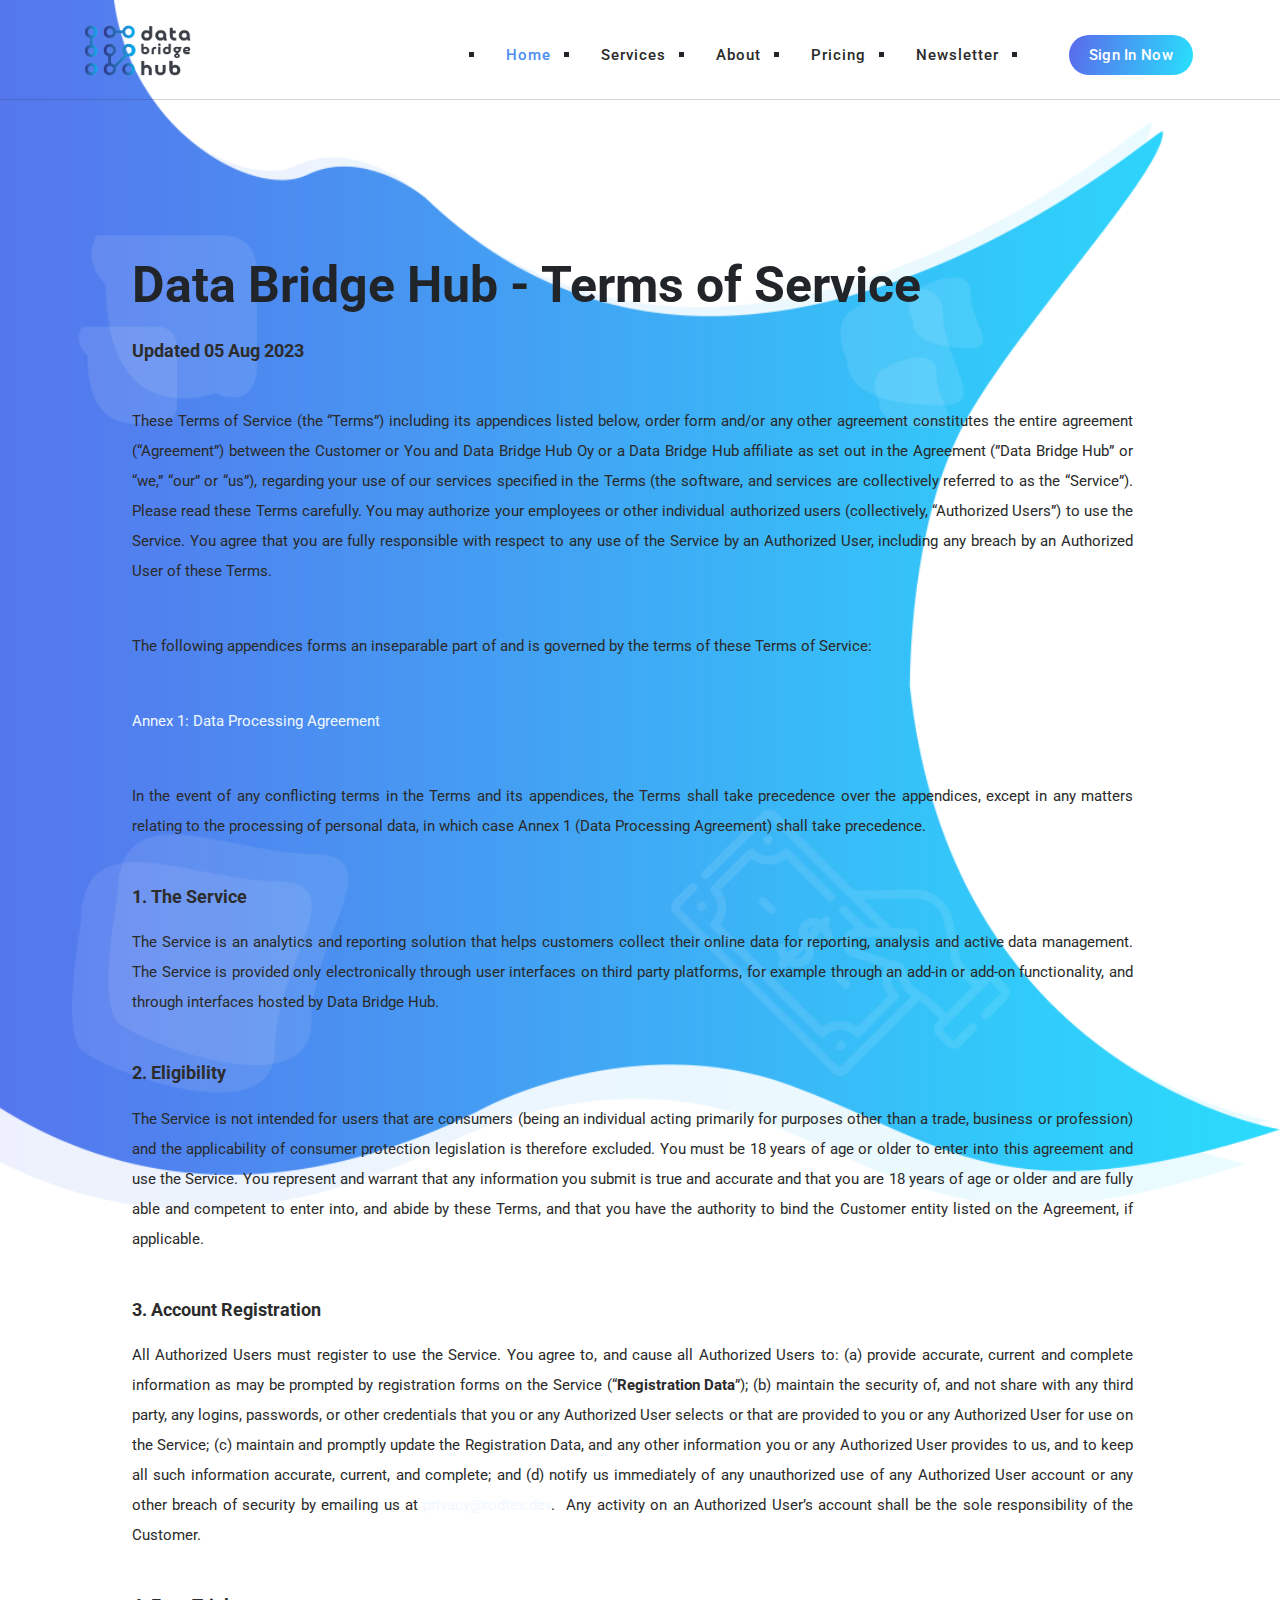
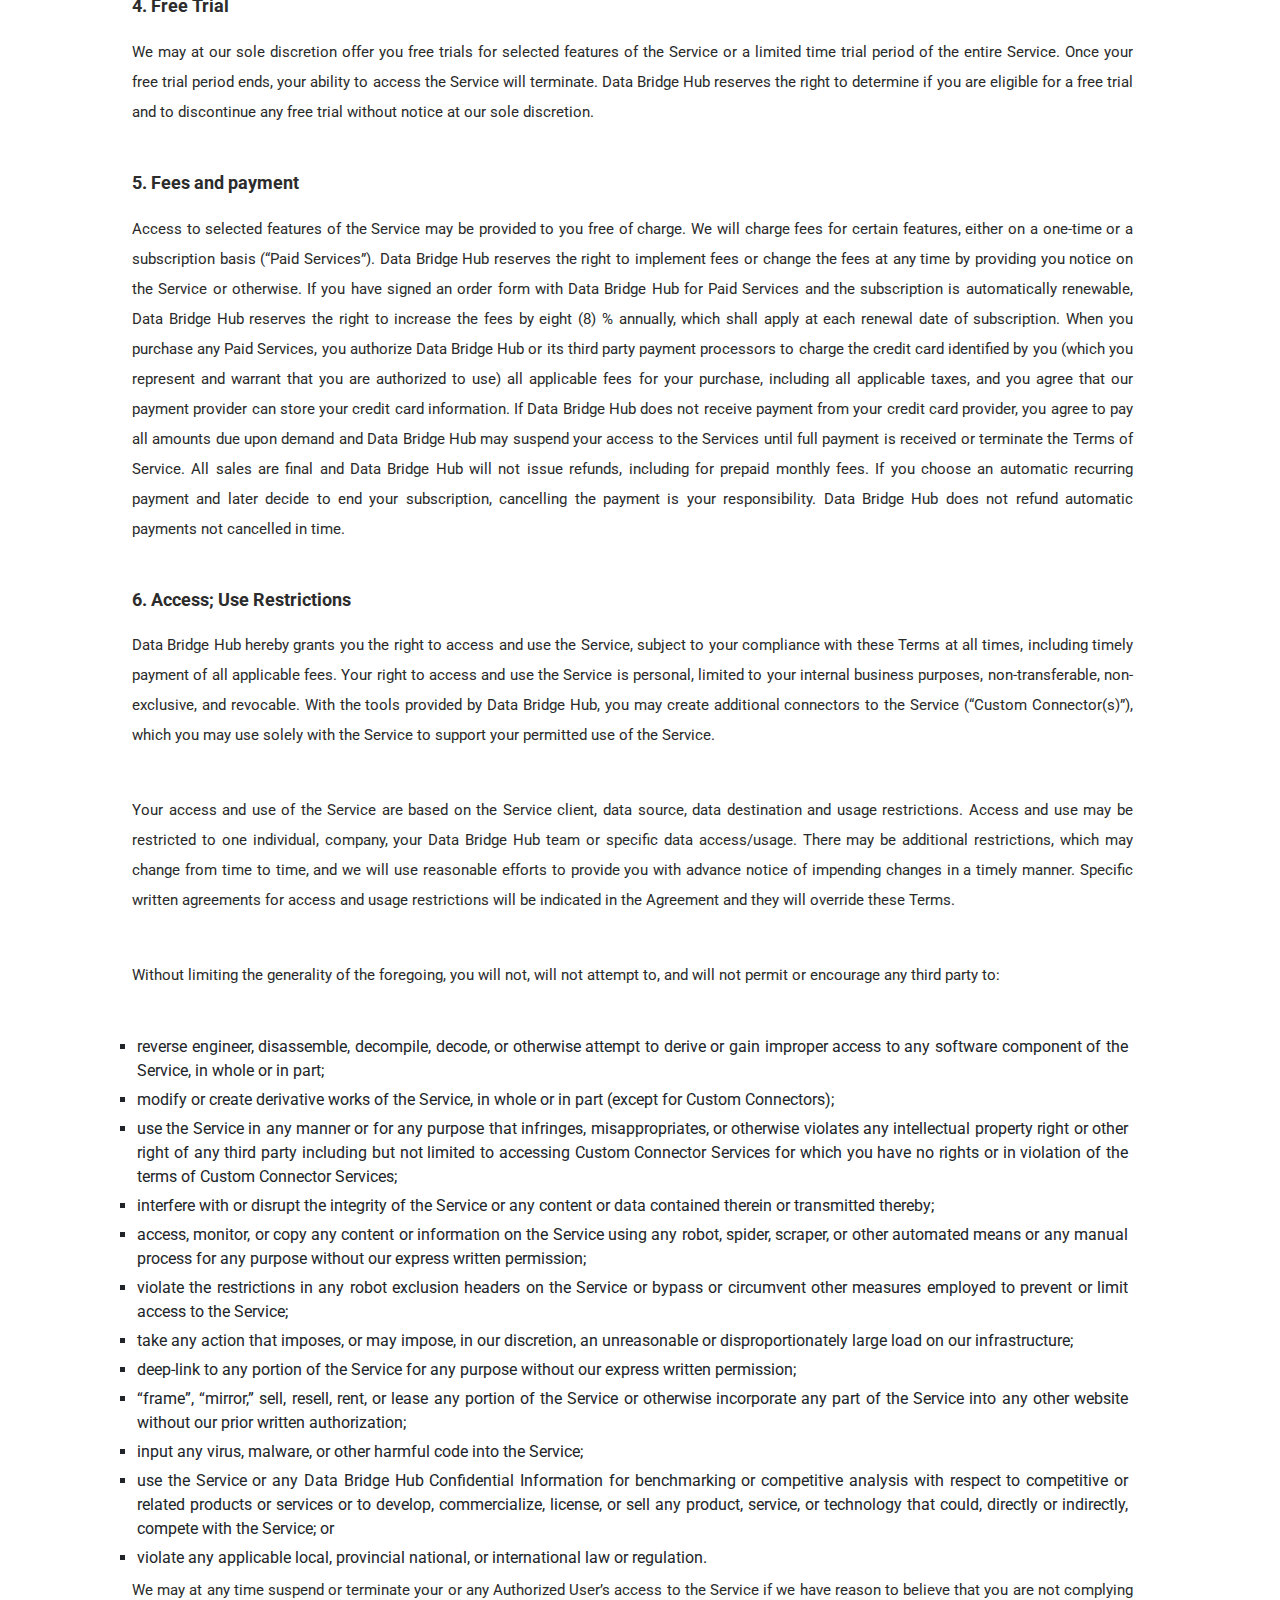
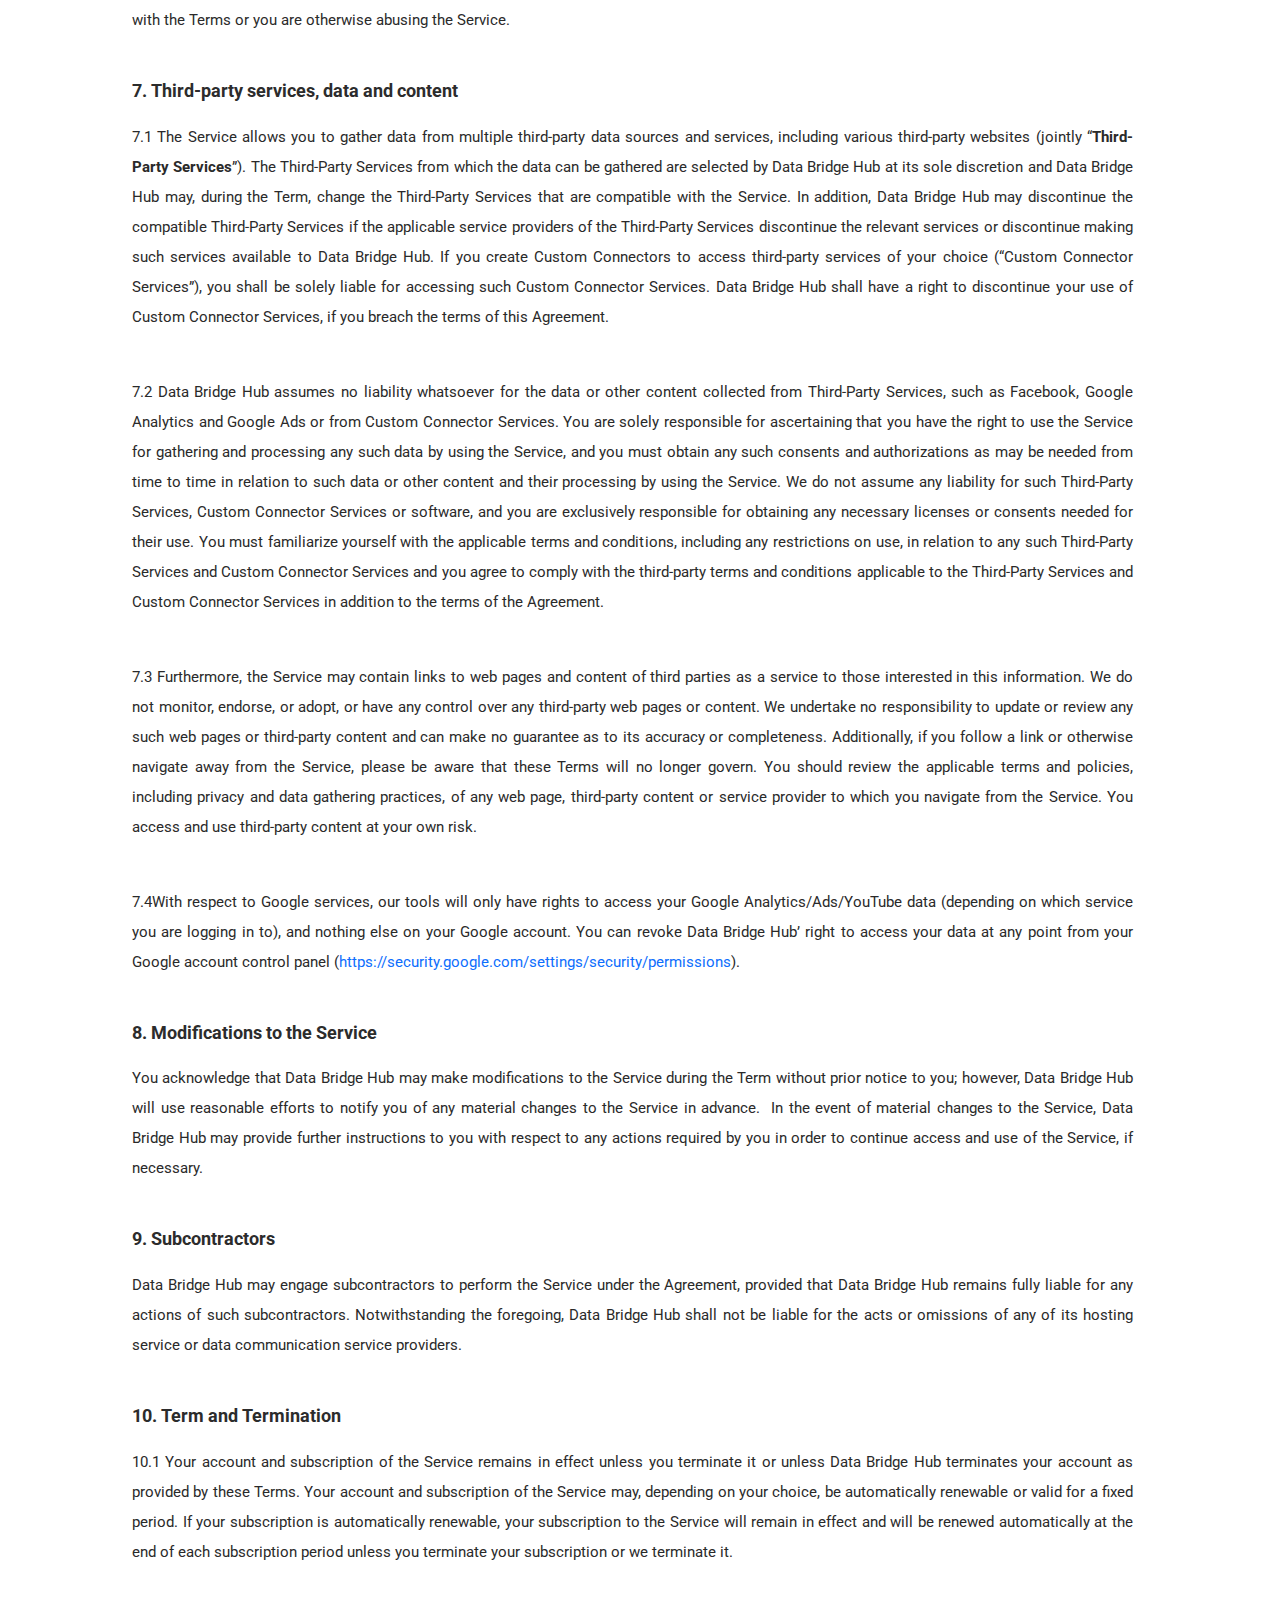
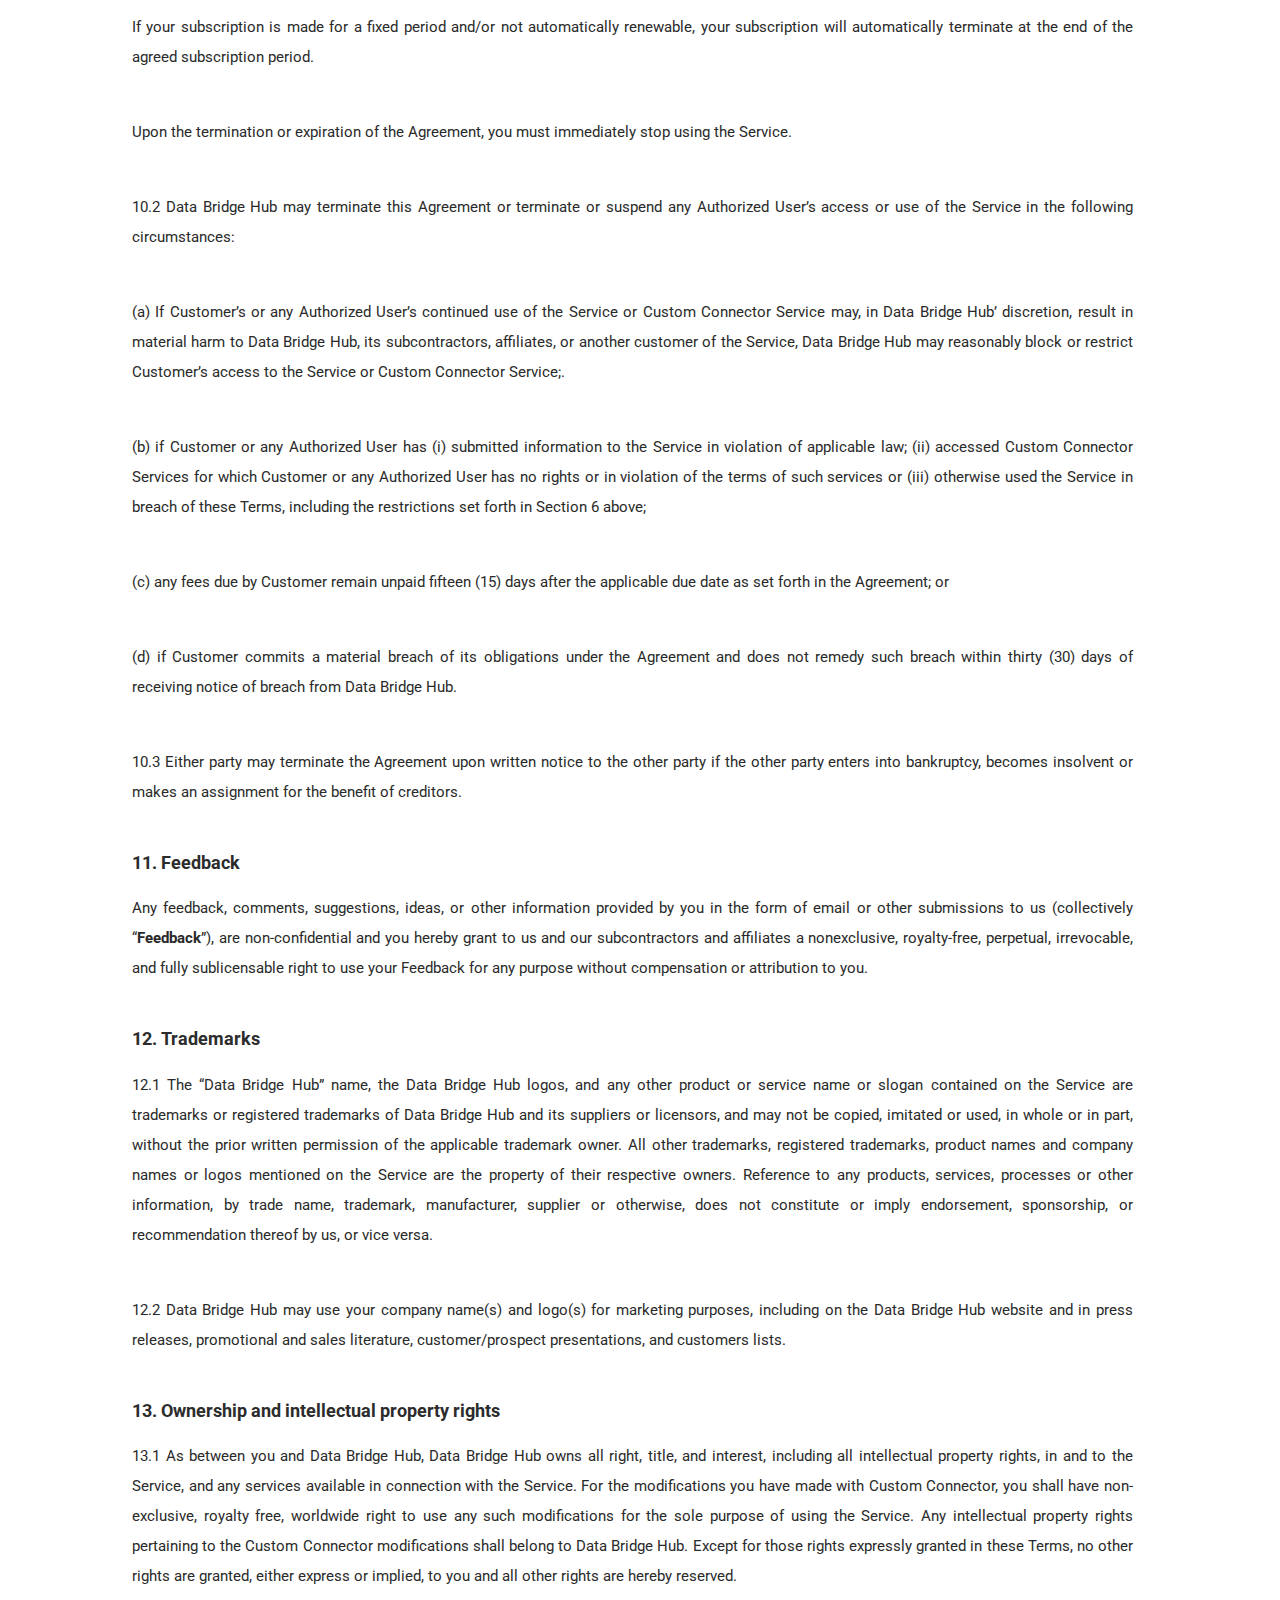
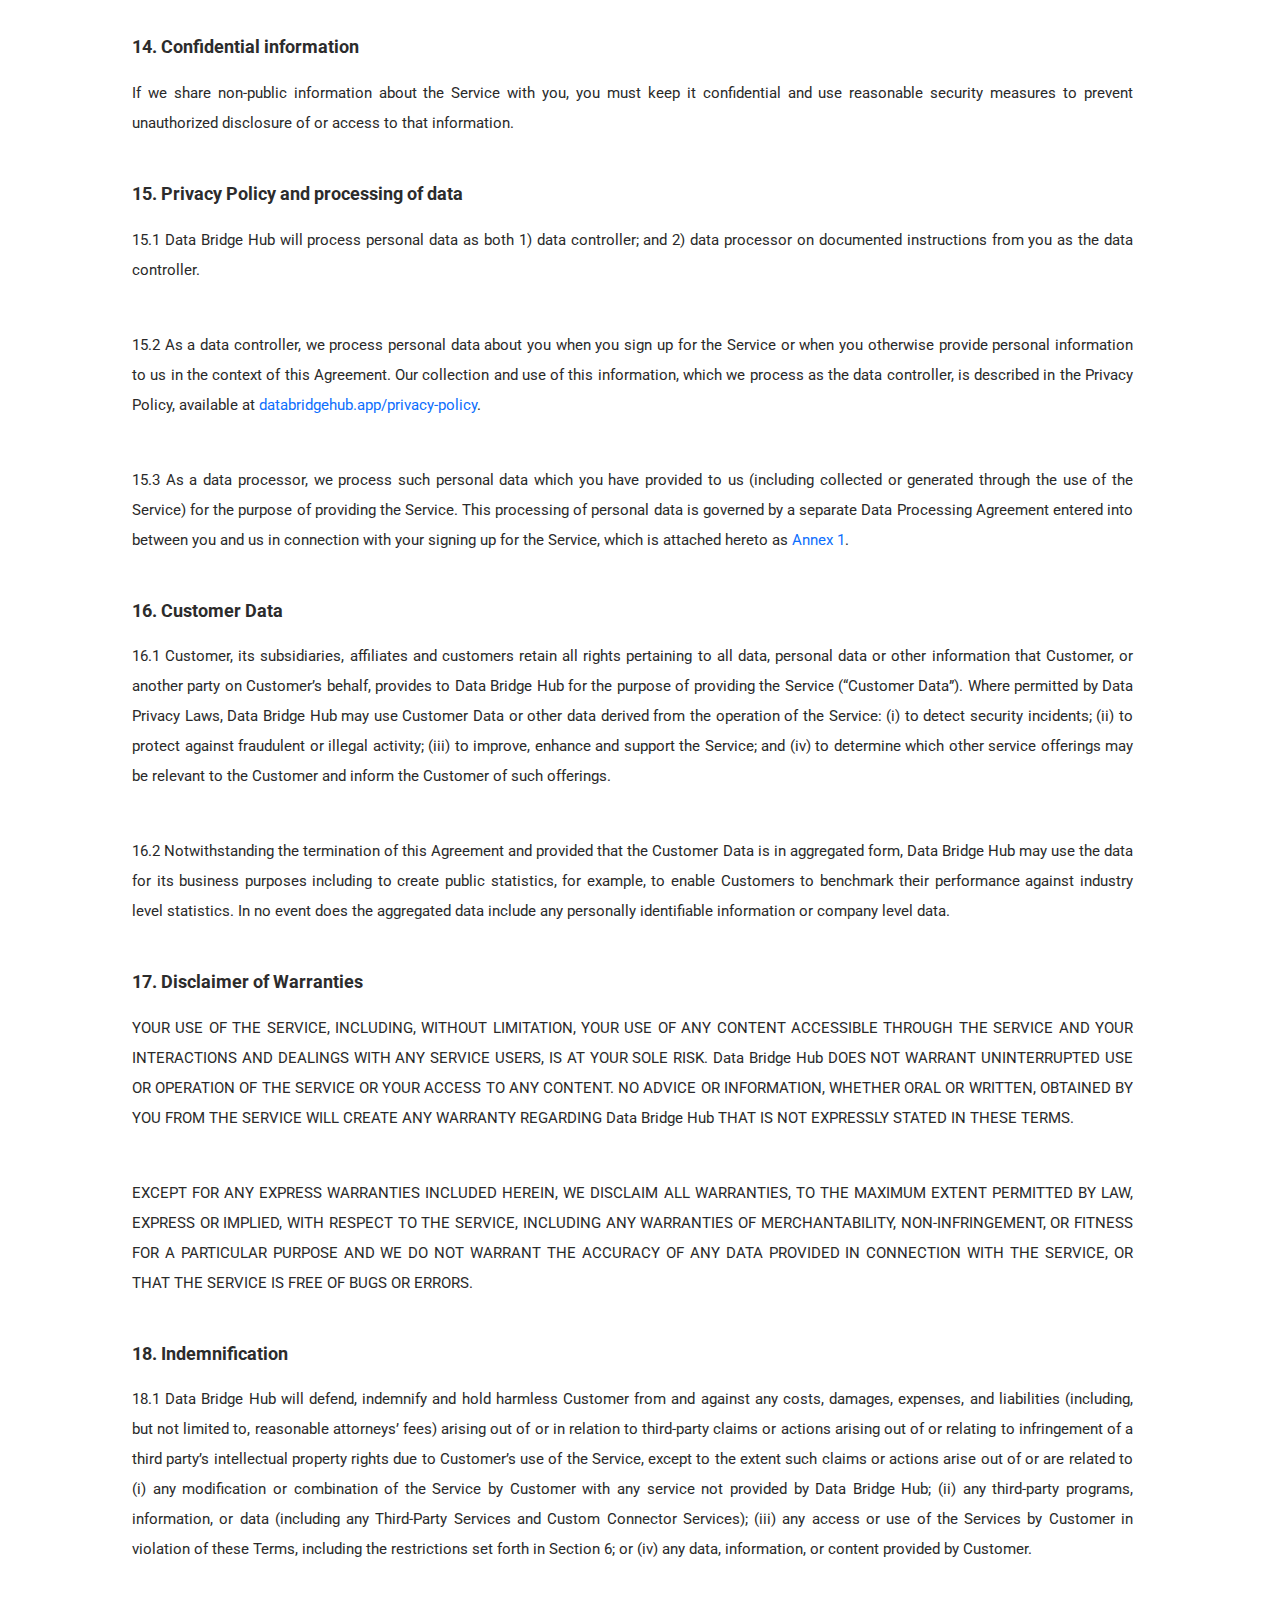
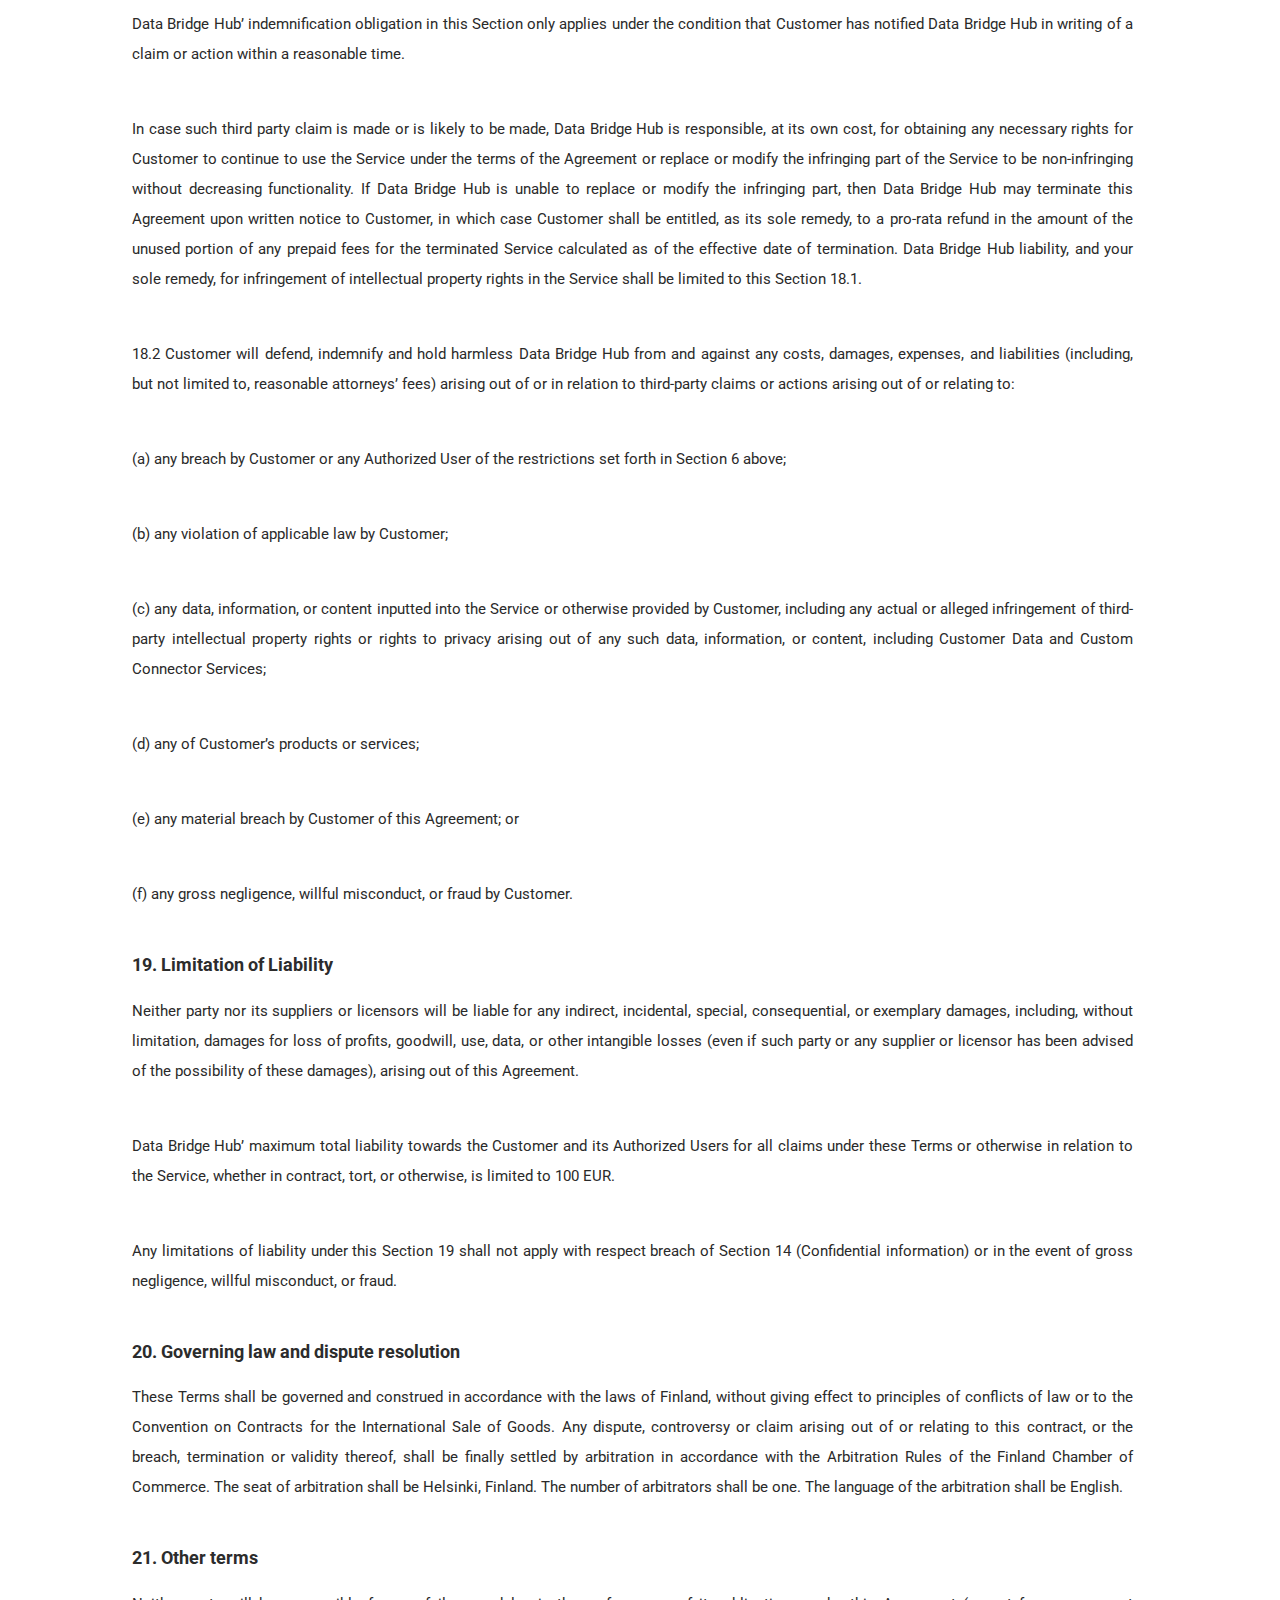
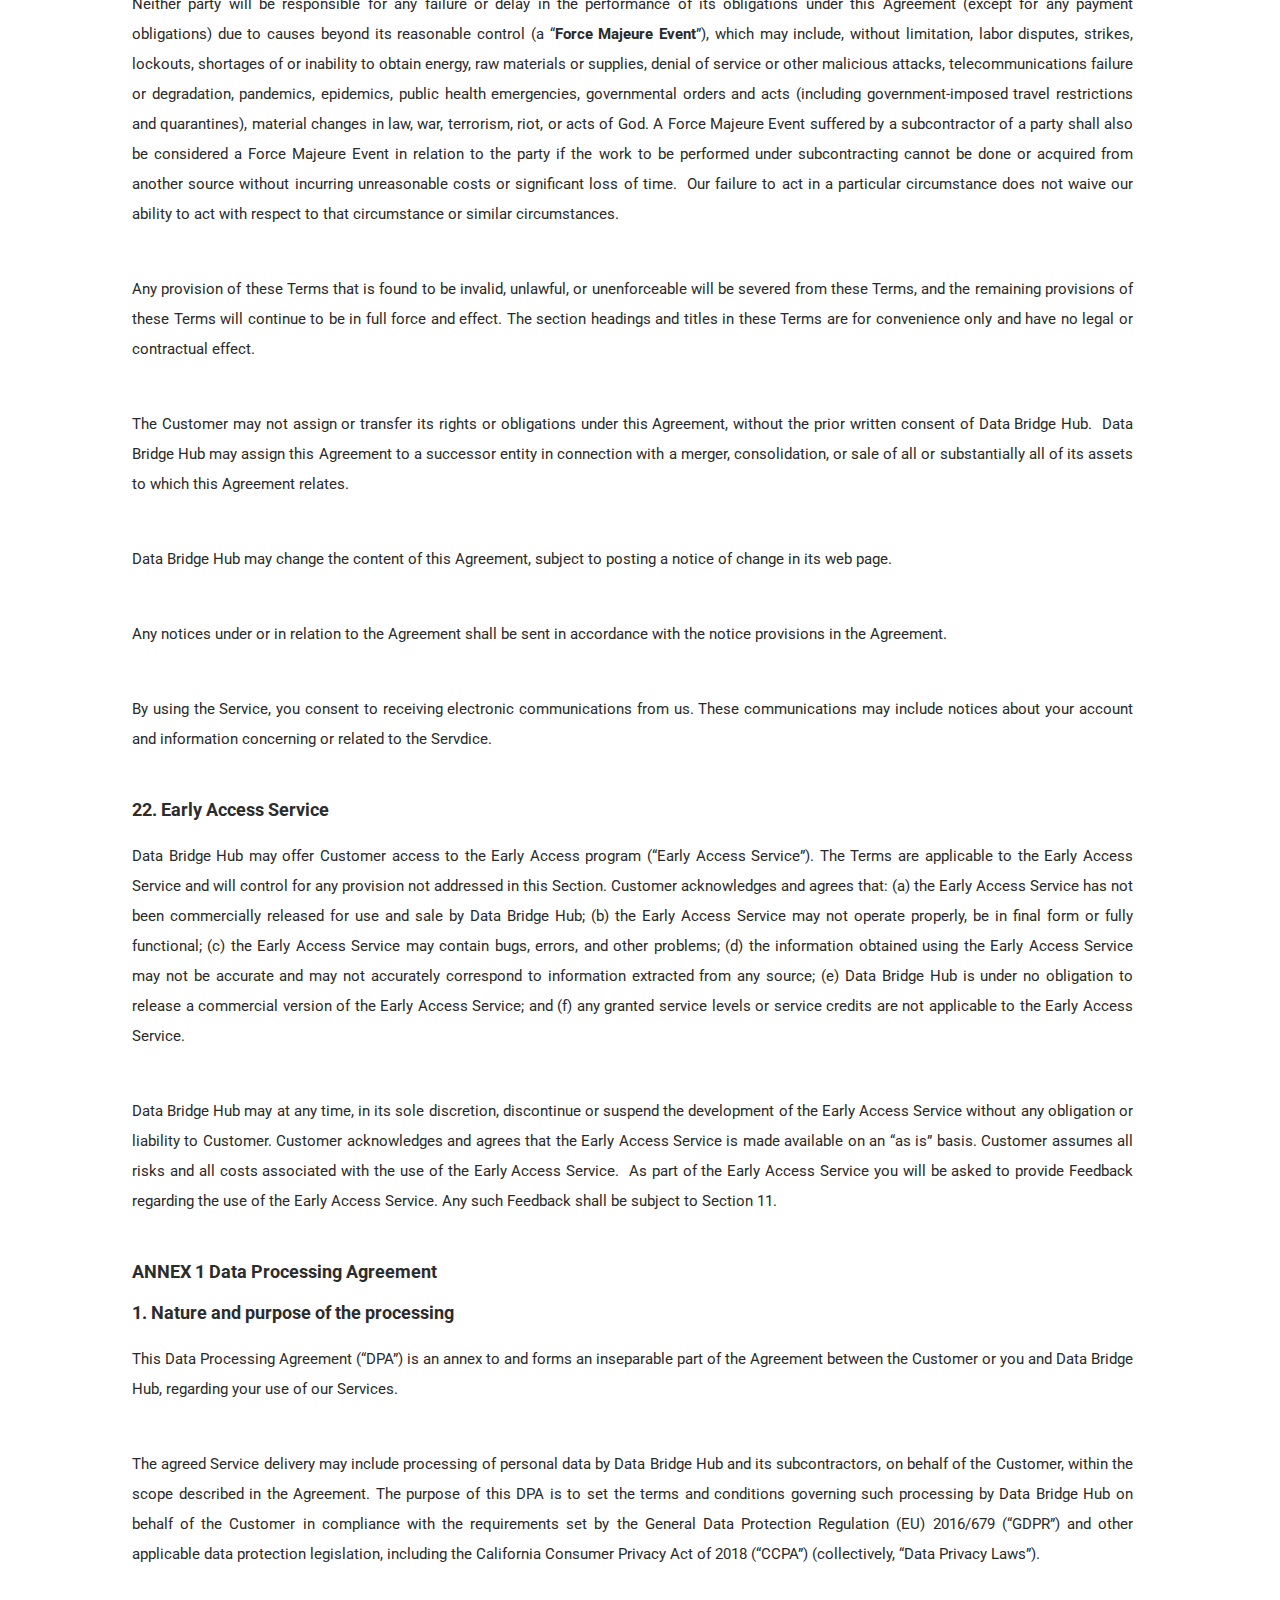
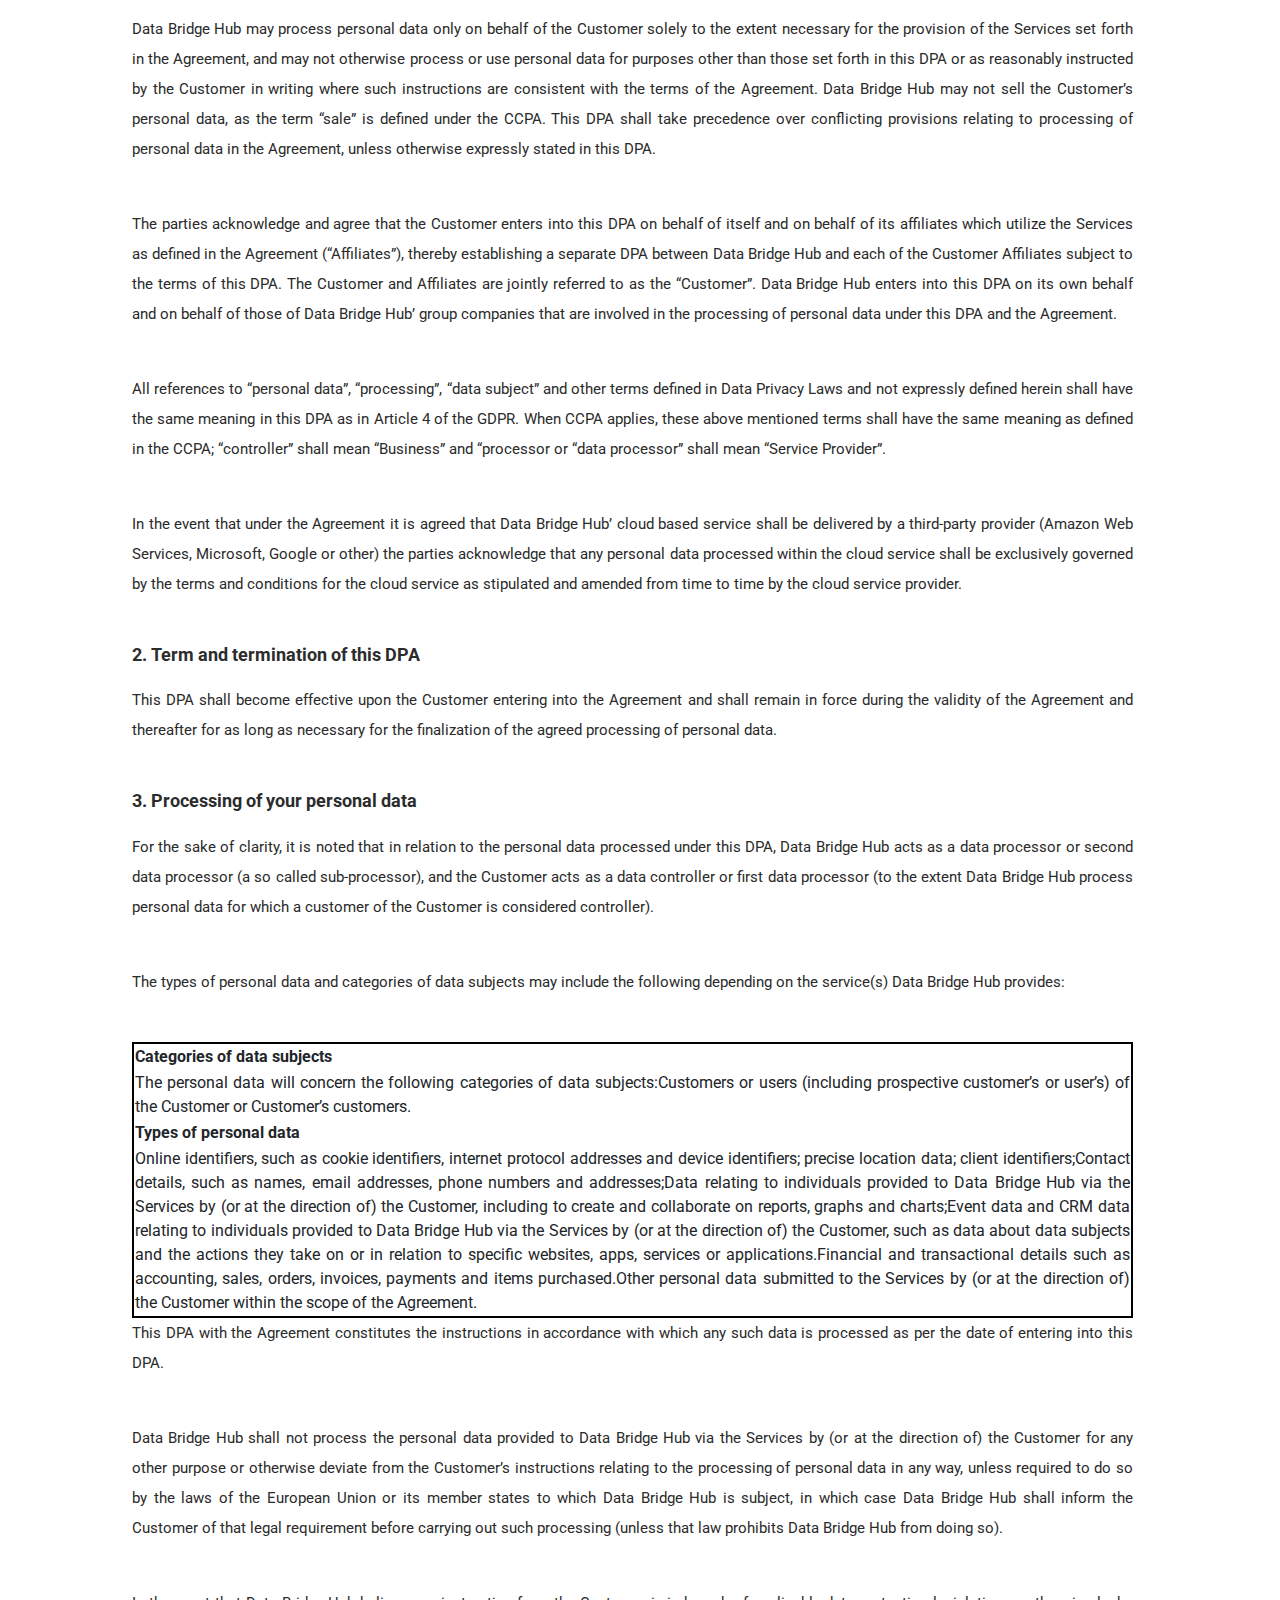
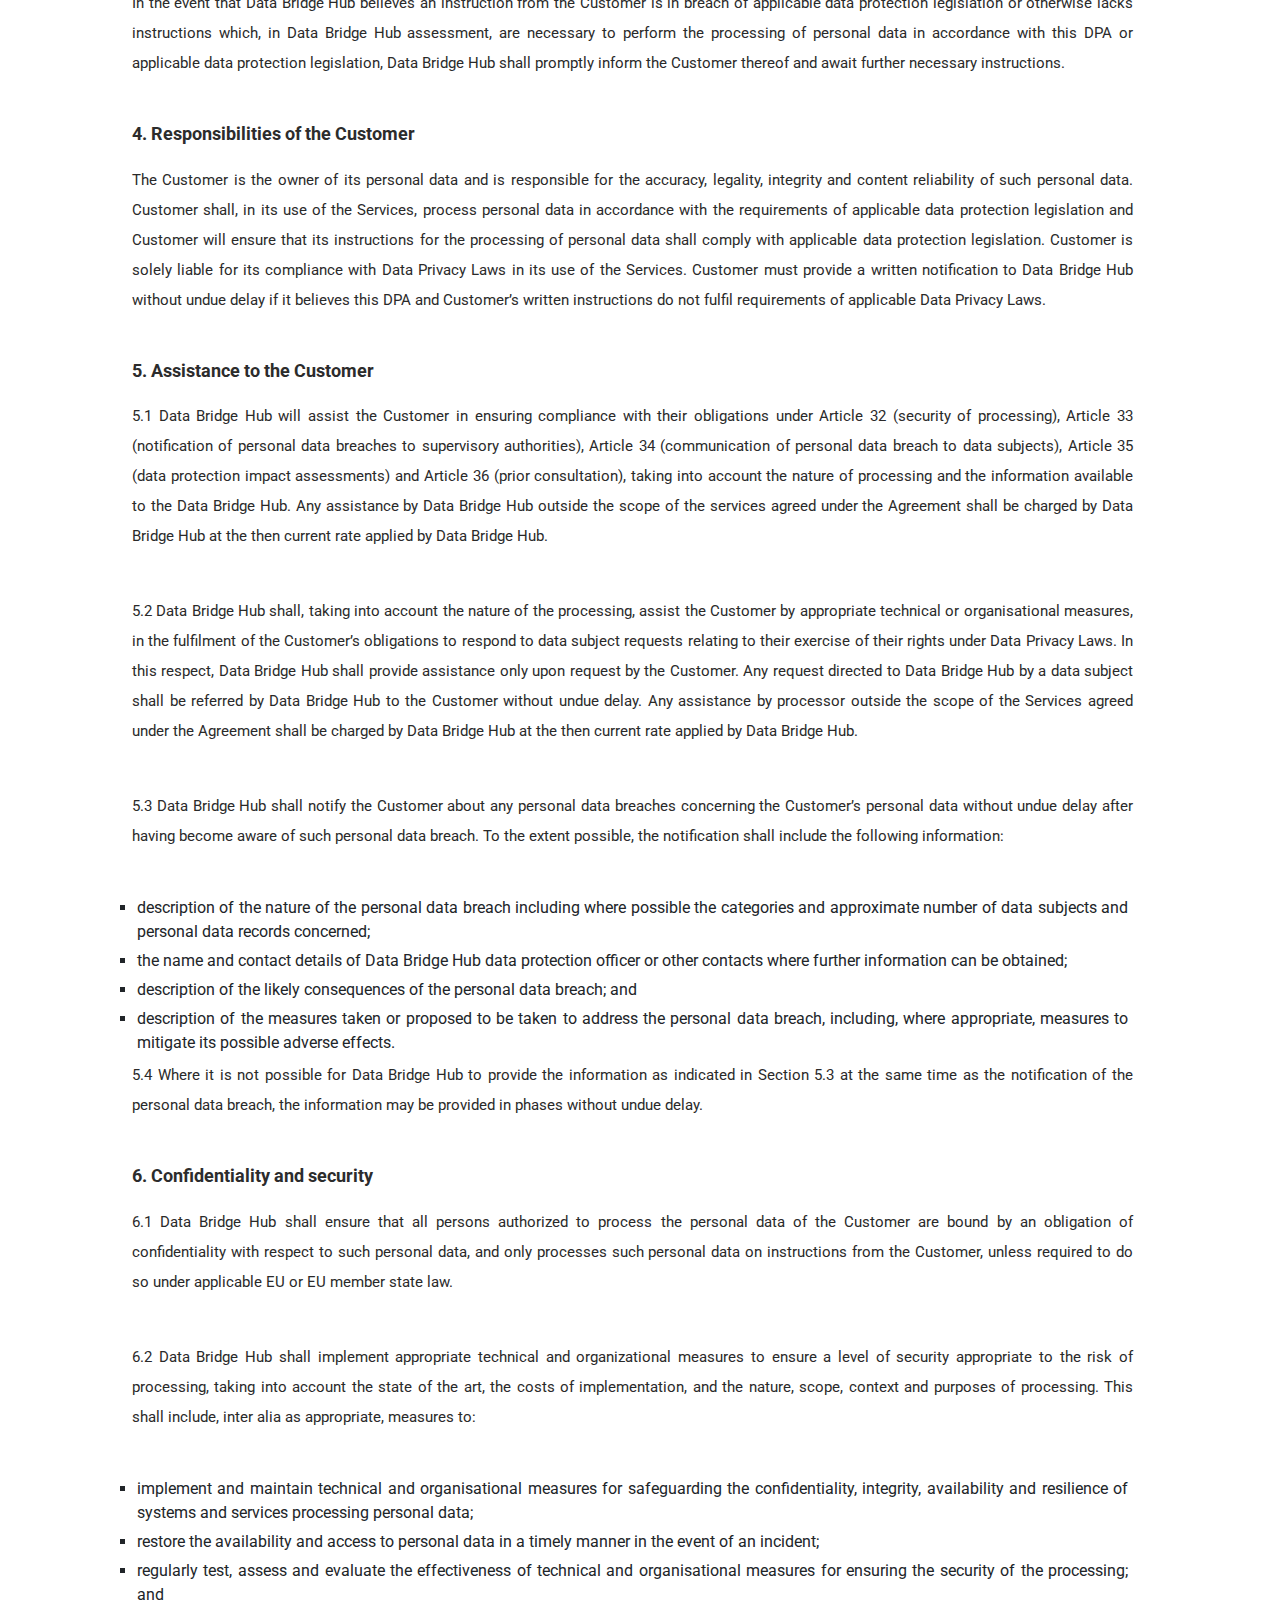
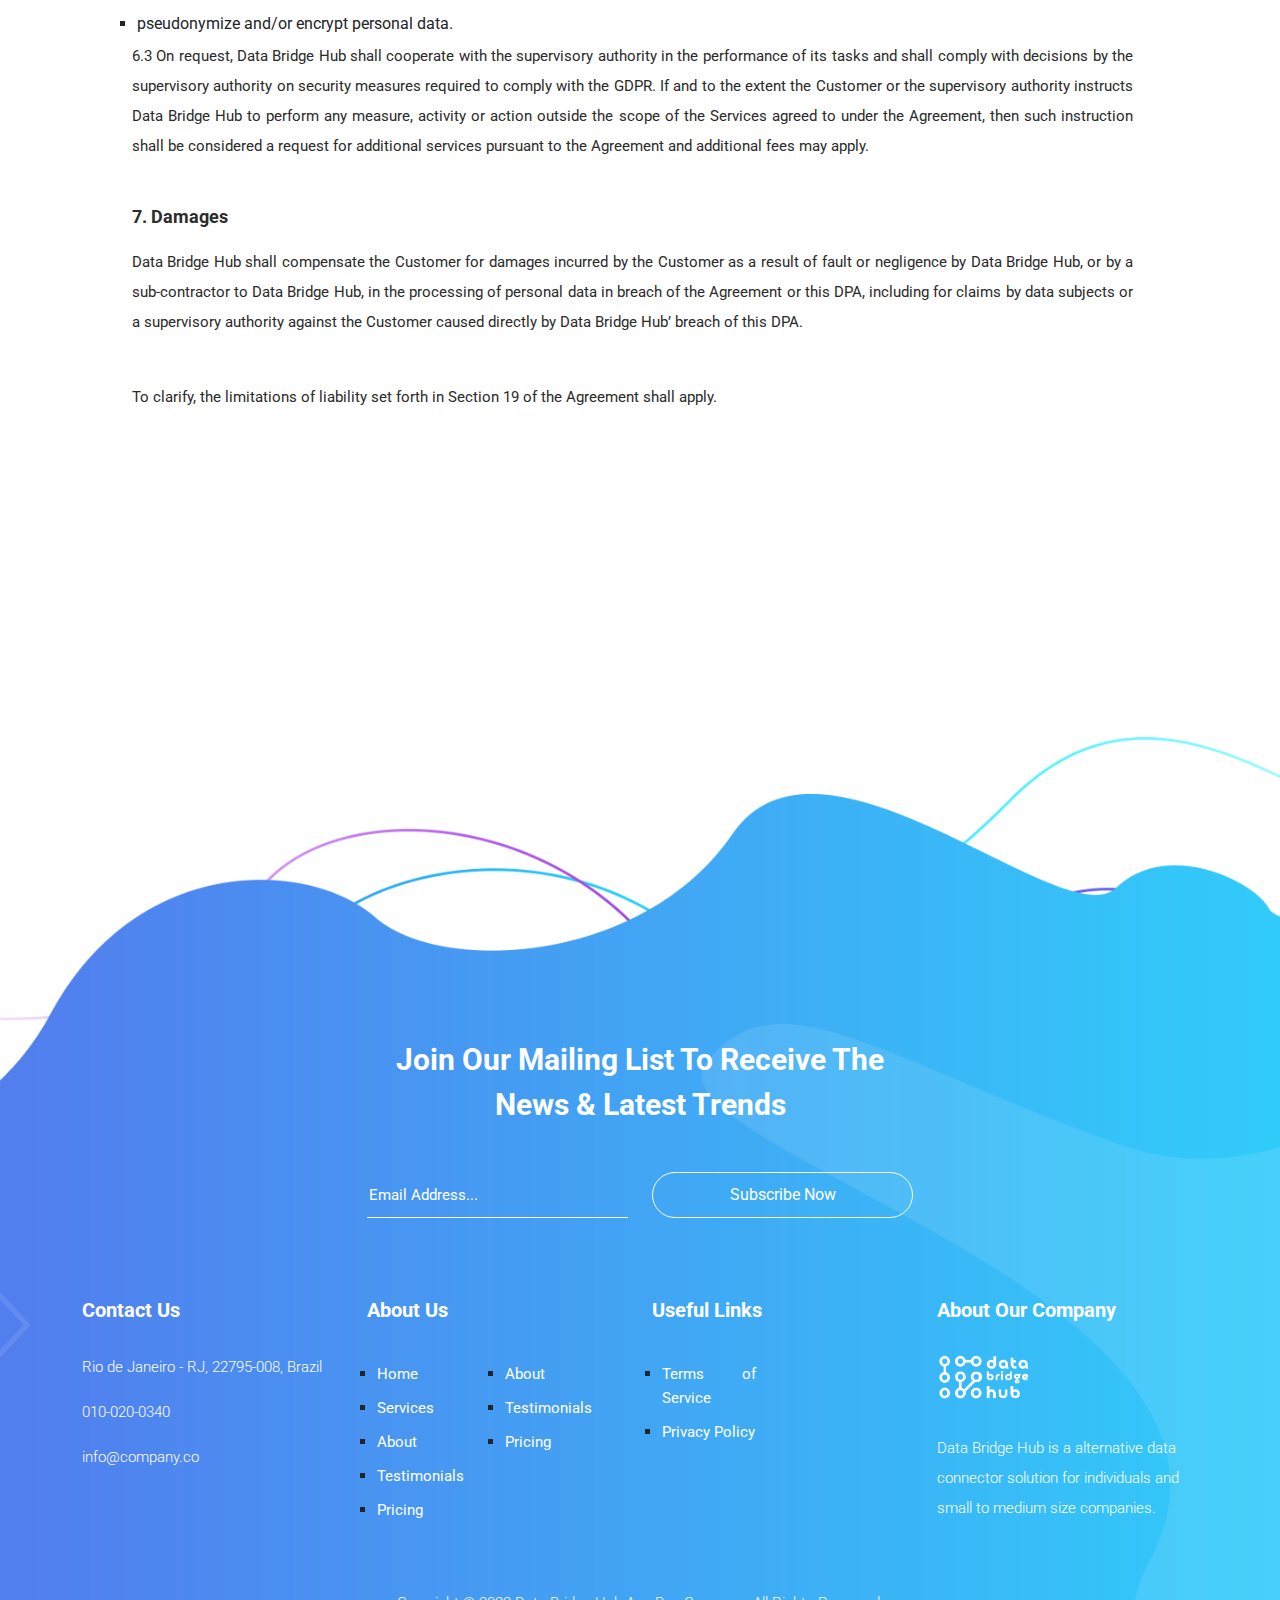
<file: terms-of-service/index.html>
<!DOCTYPE html>
<html lang="en">

  <head>

    <meta charset="UTF-8">
    <meta name="viewport" content="width=device-width, initial-scale=1, shrink-to-fit=yes">
    <meta name="description" content="">
    <meta name="author" content="">
    <link rel="preconnect" href="https://fonts.googleapis.com">
    <link rel="preconnect" href="https://fonts.gstatic.com" crossorigin>
    <link href="https://fonts.googleapis.com/css2?family=Roboto:wght@100;300;400;500;700;900&display=swap" rel="stylesheet">

    <title>Data Bridge Hub App</title>

    <!-- Bootstrap core CSS -->
    <link href="/vendor/bootstrap/css/bootstrap.min.css" rel="stylesheet">

<!--

TemplateMo 570 Data Bridge Hub App Dev

https://templatemo.com/tm-570-chain-app-dev

-->

    <!-- Additional CSS Files -->
    <link rel="stylesheet" href="https://use.fontawesome.com/releases/v5.8.1/css/all.css" integrity="sha384-50oBUHEmvpQ+1lW4y57PTFmhCaXp0ML5d60M1M7uH2+nqUivzIebhndOJK28anvf" crossorigin="anonymous">
    <link rel="stylesheet" href="/assets/css/templatemo-dbh-app-dev.css">
    <link rel="stylesheet" href="/assets/css/animated.css">
    <link rel="stylesheet" href="/assets/css/owl.css">

  </head>

<body>

  <!-- ***** Preloader Start ***** -->
  <div id="js-preloader" class="js-preloader">
    <div class="preloader-inner">
      <span class="dot"></span>
      <div class="dots">
        <span></span>
        <span></span>
        <span></span>
      </div>
    </div>
  </div>
  <!-- ***** Preloader End ***** -->

  <!-- ***** Header Area Start ***** -->
  <header class="header-area header-sticky wow slideInDown" data-wow-duration="0.75s" data-wow-delay="0s">
    <div class="container">
      <div class="row">
        <div class="col-12">
          <nav class="main-nav">
            <!-- ***** Logo Start ***** -->
            <a href="index.html" class="logo">
              <img src="/assets/images/datahub_icon-wbg.png" alt="DataHub App Dev" style="max-height:60px;"/>
            </a>
            <!-- ***** Logo End ***** -->
            <!-- ***** Menu Start ***** -->
            <ul class="nav">
              <li class="scroll-to-section"><a href="#top" class="active">Home</a></li>
              <li class="scroll-to-section"><a href="#services">Services</a></li>
              <li class="scroll-to-section"><a href="#about">About</a></li>
              <li class="scroll-to-section"><a href="#pricing">Pricing</a></li>
              <li class="scroll-to-section"><a href="#newsletter">Newsletter</a></li>
              <li><div class="gradient-button"><a id="modal_trigger" href="#modal"><i class="fa fa-sign-in-alt"></i> Sign In Now</a></div></li> 
            </ul>        
            <a class='menu-trigger'>
                <span>Menu</span>
            </a>
            <!-- ***** Menu End ***** -->
          </nav>
        </div>
      </div>
    </div>
  </header>
  <!-- ***** Header Area End ***** -->
  
    <div id="modal" class="popupContainer" style="display:none;">
        <div class="popupHeader">
            <span class="header_title">Login</span>
            <span class="modal_close"><i class="fa fa-times"></i></span>
        </div>

        <section class="popupBody">
            <!-- Social Login -->
            <div class="social_login">
                <div class="">
                    <a href="#" class="social_box fb">
                        <span class="icon"><i class="fab fa-facebook"></i></span>
                        <span class="icon_title">Connect with Facebook</span>

                    </a>

                    <a href="#" class="social_box google">
                        <span class="icon"><i class="fab fa-google-plus"></i></span>
                        <span class="icon_title">Connect with Google</span>
                    </a>
                </div>

                <div class="centeredText">
                    <span>Or use your Email address</span>
                </div>

                <div class="action_btns">
                    <div class="one_half"><a href="#" id="login_form" class="btn">Login</a></div>
                    <div class="one_half last"><a href="#" id="register_form" class="btn">Sign up</a></div>
                </div>
            </div>

            <!-- Username & Password Login form -->
            <div class="user_login">
                <form>
                    <label>Email / Username</label>
                    <input type="text" />
                    <br />

                    <label>Password</label>
                    <input type="password" />
                    <br />

                    <div class="checkbox">
                        <input id="remember" type="checkbox" />
                        <label for="remember">Remember me on this computer</label>
                    </div>

                    <div class="action_btns">
                        <div class="one_half"><a href="#" class="btn back_btn"><i class="fa fa-angle-double-left"></i> Back</a></div>
                        <div class="one_half last"><a href="#" class="btn btn_red">Login</a></div>
                    </div>
                </form>

                <a href="#" class="forgot_password">Forgot password?</a>
            </div>

            <!-- Register Form -->
            <div class="user_register">
                <form>
                    <label>Full Name</label>
                    <input type="text" />
                    <br />

                    <label>Email Address</label>
                    <input type="email" />
                    <br />

                    <label>Password</label>
                    <input type="password" />
                    <br />

                    <div class="checkbox">
                        <input id="send_updates" type="checkbox" />
                        <label for="send_updates">Send me occasional email updates</label>
                    </div>

                    <div class="action_btns">
                        <div class="one_half"><a href="#" class="btn back_btn"><i class="fa fa-angle-double-left"></i> Back</a></div>
                        <div class="one_half last"><a href="#" class="btn btn_red">Register</a></div>
                    </div>
                </form>
            </div>
        </section>
    </div>

  <div class="main-banner wow fadeIn" id="top" data-wow-duration="1s" data-wow-delay="0.5s">
    <div class="container">
      <div class="row">
        <div class="col-lg-12">
          <div class="row">
            <div class="col-lg-12 align-self-center">
              <div class="left-content show-up header-text wow fadeInLeft" data-wow-duration="1s" data-wow-delay="1s">
                <div class="row">
                  <div class="col-lg-12">
                    <h2>Data Bridge Hub - Terms of Service</h2>
                    <h5 class="wp-block-heading">Updated 05 Aug 2023</h5>
                    <br>
                    <p>These Terms of Service (the “Terms”) including its appendices listed below, order form and/or any other agreement constitutes the entire agreement (“Agreement”) between the Customer or You and Data Bridge Hub Oy or a Data Bridge Hub affiliate as set out in the Agreement (”Data Bridge Hub” or “we,” “our” or “us”), regarding your use of our services specified in the Terms (the software, and services are collectively referred to as the “Service”). Please read these Terms carefully. You may authorize your employees or other individual authorized users (collectively, “Authorized Users”) to use the Service. You agree that you are fully responsible with respect to any use of the Service by an Authorized User, including any breach by an Authorized User of these Terms.</p>
                    <p>The following appendices forms an inseparable part of and is governed by the terms of these Terms of Service:</p>
                    <p><a href="#dpa" style="color: aliceblue;">Annex 1: Data Processing Agreement</a></p>
                    <p>In the event of any conflicting terms in the Terms and its appendices, the Terms shall take precedence over the appendices, except in any matters relating to the processing of personal data, in which case Annex 1 (Data Processing Agreement) shall take precedence.</p>
                    <h4 class="wp-block-heading">1. The Service</h4>
                    <p>The Service is an analytics and reporting solution that helps customers collect their online data for reporting, analysis and active data management. The Service is provided only electronically through user interfaces on third party platforms, for example through an add-in or add-on functionality, and through interfaces hosted by Data Bridge Hub.</p>
                    <h4 class="wp-block-heading">2. Eligibility</h4>
                    <p>The Service is not intended for users that are consumers (being an individual acting primarily for purposes other than a trade, business or profession) and the applicability of consumer protection legislation is therefore excluded. You must be 18 years of age or older to enter into this agreement and use the Service. You represent and warrant that any information you submit is true and accurate and that you are 18 years of age or older and are fully able and competent to enter into, and abide by these Terms, and that you have the authority to bind the Customer entity listed on the Agreement, if applicable.</p>
                    <h4 class="wp-block-heading">3. Account Registration</h4>
                    <p>All Authorized Users must register to use the Service. You agree to, and cause all Authorized Users to: (a) provide accurate, current and complete information as may be prompted by registration forms on the Service (“<strong>Registration Data</strong>”); (b) maintain the security of, and not share with any third party, any logins, passwords, or other credentials that you or any Authorized User selects or that are provided to you or any Authorized User for use on the Service; (c) maintain and promptly update the Registration Data, and any other information you or any Authorized User provides to us, and to keep all such information accurate, current, and complete; and (d) notify us immediately of any unauthorized use of any Authorized User account or any other breach of security by emailing us at&nbsp;<a href="mailto:contact@rodtex.dev" style="color: aliceblue;">privacy@rodtex.dev</a>.&nbsp; Any activity on an Authorized User’s account shall be the sole responsibility of the Customer.</p>
                    <h4 class="wp-block-heading">4. Free Trial</h4>
                    <p>We may at our sole discretion offer you free trials for selected features of the Service or a limited time trial period of the entire Service. Once your free trial period ends, your ability to access the Service will terminate. Data Bridge Hub reserves the right to determine if you are eligible for a free trial and to discontinue any free trial without notice at our sole discretion.</p>
                    <h4 class="wp-block-heading">5. Fees and payment</h4>
                    <p>Access to selected features of the Service may be provided to you free of charge. We will charge fees for certain features, either on a one-time or a subscription basis (“Paid Services”). Data Bridge Hub reserves the right to implement fees or change the fees at any time by providing you notice on the Service or otherwise. If you have signed an order form with Data Bridge Hub for Paid Services and the subscription is automatically renewable, Data Bridge Hub reserves the right to increase the fees by eight (8) % annually, which shall apply at each renewal date of subscription. When you purchase any Paid Services, you authorize Data Bridge Hub or its third party payment processors to charge the credit card identified by you (which you represent and warrant that you are authorized to use) all applicable fees for your purchase, including all applicable taxes, and you agree that our payment provider can store your credit card information. If Data Bridge Hub does not receive payment from your credit card provider, you agree to pay all amounts due upon demand and Data Bridge Hub may suspend your access to the Services until full payment is received or terminate the Terms of Service. All sales are final and Data Bridge Hub will not issue refunds, including for prepaid monthly fees. If you choose an automatic recurring payment and later decide to end your subscription, cancelling the payment is your responsibility. Data Bridge Hub does not refund automatic payments not cancelled in time.</p>
                    <h4 class="wp-block-heading">6. Access; Use Restrictions</h4>
                    <p>Data Bridge Hub hereby grants you the right to access and use the Service, subject to your compliance with these Terms at all times, including timely payment of all applicable fees. Your right to access and use the Service is personal, limited to your internal business purposes, non-transferable, non-exclusive, and revocable. With the tools provided by Data Bridge Hub, you may create additional connectors to the Service (“Custom Connector(s)”), which you may use solely with the Service to support your permitted use of the Service.</p>
                    <p>Your access and use of the Service are based on the Service client, data source, data destination and usage restrictions. Access and use may be restricted to one individual, company, your Data Bridge Hub team or specific data access/usage. There may be additional restrictions, which may change from time to time, and we will use reasonable efforts to provide you with advance notice of impending changes in a timely manner. Specific written agreements for access and usage restrictions will be indicated in the Agreement and they will override these Terms.</p>
                    <p>Without limiting the generality of the foregoing, you will not, will not attempt to, and will not permit or encourage any third party to:</p>
                    <ol>
                        <li>reverse engineer, disassemble, decompile, decode, or otherwise attempt to derive or gain improper access to any software component of the Service, in whole or in part;</li>
                        <li>modify or create derivative works of the Service, in whole or in part (except for Custom Connectors);</li>
                        <li>use the Service in any manner or for any purpose that infringes, misappropriates, or otherwise violates any intellectual property right or other right of any third party including but not limited to accessing Custom Connector Services for which you have no rights or in violation of the terms of Custom Connector Services;</li>
                        <li>interfere with or disrupt the integrity of the Service or any content or data contained therein or transmitted thereby;</li>
                        <li>access, monitor, or copy any content or information on the Service using any robot, spider, scraper, or other automated means or any manual process for any purpose without our express written permission;</li>
                        <li>violate the restrictions in any robot exclusion headers on the Service or bypass or circumvent other measures employed to prevent or limit access to the Service;</li>
                        <li>take any action that imposes, or may impose, in our discretion, an unreasonable or disproportionately large load on our infrastructure;</li>
                        <li>deep-link to any portion of the Service for any purpose without our express written permission;</li>
                        <li>“frame”, “mirror,” sell, resell, rent, or lease any portion of the Service or otherwise incorporate any part of the Service into any other website without our prior written authorization;</li>
                        <li>input any virus, malware, or other harmful code into the Service;</li>
                        <li>use the Service or any Data Bridge Hub Confidential Information for benchmarking or competitive analysis with respect to competitive or related products or services or to develop, commercialize, license, or sell any product, service, or technology that could, directly or indirectly, compete with the Service; or</li>
                        <li>violate any applicable local, provincial national, or international law or regulation.</li>
                    </ol>
                    <p>We may at any time suspend or terminate your or any Authorized User’s access to the Service if we have reason to believe that you are not complying with the Terms or you are otherwise abusing the Service.</p>
                    <h4 class="wp-block-heading">7. Third-party services, data and content</h4>
                    <p>7.1 The Service allows you to gather data from multiple third-party data sources and services, including various third-party websites (jointly “<strong>Third-Party Services</strong>”). The Third-Party Services from which the data can be gathered are selected by Data Bridge Hub at its sole discretion and Data Bridge Hub may, during the Term, change the Third-Party Services that are compatible with the Service. In addition, Data Bridge Hub may discontinue the compatible Third-Party Services if the applicable service providers of the Third-Party Services discontinue the relevant services or discontinue making such services available to Data Bridge Hub. If you create Custom Connectors to access third-party services of your choice (“Custom Connector Services”), you shall be solely liable for accessing such Custom Connector Services. Data Bridge Hub shall have a right to discontinue your use of Custom Connector Services, if you breach the terms of this Agreement.</p>
                    <p>7.2 Data Bridge Hub assumes no liability whatsoever for the data or other content collected from Third-Party Services, such as Facebook, Google Analytics and Google Ads or from Custom Connector Services. You are solely responsible for ascertaining that you have the right to use the Service for gathering and processing any such data by using the Service, and you must obtain any such consents and authorizations as may be needed from time to time in relation to such data or other content and their processing by using the Service. We do not assume any liability for such Third-Party Services, Custom Connector Services or software, and you are exclusively responsible for obtaining any necessary licenses or consents needed for their use. You must familiarize yourself with the applicable terms and conditions, including any restrictions on use, in relation to any such Third-Party Services and Custom Connector Services and you agree to comply with the third-party terms and conditions applicable to the Third-Party Services and Custom Connector Services in addition to the terms of the Agreement.</p>
                    <p>7.3 Furthermore, the Service may contain links to web pages and content of third parties as a service to those interested in this information. We do not monitor, endorse, or adopt, or have any control over any third-party web pages or content. We undertake no responsibility to update or review any such web pages or third-party content and can make no guarantee as to its accuracy or completeness. Additionally, if you follow a link or otherwise navigate away from the Service, please be aware that these Terms will no longer govern. You should review the applicable terms and policies, including privacy and data gathering practices, of any web page, third-party content or service provider to which you navigate from the Service. You access and use third-party content at your own risk.</p>
                    <p>7.4With respect to Google services, our tools will only have rights to access your Google Analytics/Ads/YouTube data (depending on which service you are logging in to), and nothing else on your Google account. You can revoke Data Bridge Hub’ right to access your data at any point from your Google account control panel (<a href="https://security.google.com/settings/security/permissions">https://security.google.com/settings/security/permissions</a>).</p>
                    <h4 class="wp-block-heading">8. Modifications to the Service</h4>
                    <p>You acknowledge that Data Bridge Hub may make modifications to the Service during the Term without prior notice to you; however, Data Bridge Hub will use reasonable efforts to notify you of any material changes to the Service in advance.&nbsp; In the event of material changes to the Service, Data Bridge Hub may provide further instructions to you with respect to any actions required by you in order to continue access and use of the Service, if necessary.</p>
                    <h4 class="wp-block-heading">9. Subcontractors</h4>
                    <p>Data Bridge Hub may engage subcontractors to perform the Service under the Agreement, provided that Data Bridge Hub remains fully liable for any actions of such subcontractors. Notwithstanding the foregoing, Data Bridge Hub shall not be liable for the acts or omissions of any of its hosting service or data communication service providers.</p>
                    <h4 class="wp-block-heading">10. Term and Termination</h4>
                    <p>10.1 Your account and subscription of the Service remains in effect unless you terminate it or unless Data Bridge Hub terminates your account as provided by these Terms. Your account and subscription of the Service may, depending on your choice, be automatically renewable or valid for a fixed period. If your subscription is automatically renewable, your subscription to the Service will remain in effect and will be renewed automatically at the end of each subscription period unless you terminate your subscription or we terminate it.</p>
                    <p>If your subscription is made for a fixed period and/or not automatically renewable, your subscription will automatically terminate at the end of the agreed subscription period.</p>
                    <p>Upon the termination or expiration of the Agreement, you must immediately stop using the Service.</p>
                    <p>10.2 Data Bridge Hub may terminate this Agreement or terminate or suspend any Authorized User’s access or use of the Service in the following circumstances:</p>
                    <p>(a) If Customer’s or any Authorized User’s continued use of the Service or Custom Connector Service may, in Data Bridge Hub’ discretion, result in material harm to Data Bridge Hub, its subcontractors, affiliates, or another customer of the Service, Data Bridge Hub may reasonably block or restrict Customer’s access to the Service or Custom Connector Service;.</p>
                    <p>(b) if Customer or any Authorized User has (i) submitted information to the Service in violation of applicable law; (ii) accessed Custom Connector Services for which Customer or any Authorized User has no rights or in violation of the terms of such services or (iii) otherwise used the Service in breach of these Terms, including the restrictions set forth in Section 6 above;</p>
                    <p>(c) any fees due by Customer remain unpaid fifteen (15) days after the applicable due date as set forth in the Agreement; or</p>
                    <p>(d) if Customer commits a material breach of its obligations under the Agreement and does not remedy such breach within thirty (30) days of receiving notice of breach from Data Bridge Hub.</p>
                    <p>10.3 Either party may terminate the Agreement upon written notice to the other party if the other party enters into bankruptcy, becomes insolvent or makes an assignment for the benefit of creditors.</p>
                    <h4 class="wp-block-heading">11. Feedback</h4>
                    <p>Any feedback, comments, suggestions, ideas, or other information provided by you in the form of email or other submissions to us (collectively “<strong>Feedback</strong>”), are non-confidential and you hereby grant to us and our subcontractors and affiliates a nonexclusive, royalty-free, perpetual, irrevocable, and fully sublicensable right to use your Feedback for any purpose without compensation or attribution to you.</p>
                    <h4 class="wp-block-heading">12. Trademarks</h4>
                    <p>12.1 The “Data Bridge Hub” name, the Data Bridge Hub logos, and any other product or service name or slogan contained on the Service are trademarks or registered trademarks of Data Bridge Hub and its suppliers or licensors, and may not be copied, imitated or used, in whole or in part, without the prior written permission of the applicable trademark owner. All other trademarks, registered trademarks, product names and company names or logos mentioned on the Service are the property of their respective owners. Reference to any products, services, processes or other information, by trade name, trademark, manufacturer, supplier or otherwise, does not constitute or imply endorsement, sponsorship, or recommendation thereof by us, or vice versa.</p>
                    <p>12.2 Data Bridge Hub may use your company name(s) and logo(s) for marketing purposes, including on the Data Bridge Hub website and in press releases, promotional and sales literature, customer/prospect presentations, and customers lists.</p>
                    <h4 class="wp-block-heading">13. Ownership and intellectual property rights</h4>
                    <p>13.1 As between you and Data Bridge Hub, Data Bridge Hub owns all right, title, and interest, including all intellectual property rights, in and to the Service, and any services available in connection with the Service. For the modifications you have made with Custom Connector, you shall have non-exclusive, royalty free, worldwide right to use any such modifications for the sole purpose of using the Service. Any intellectual property rights pertaining to the Custom Connector modifications shall belong to Data Bridge Hub. Except for those rights expressly granted in these Terms, no other rights are granted, either express or implied, to you and all other rights are hereby reserved.</p>
                    <h4 class="wp-block-heading">14. Confidential information</h4>
                    <p>If we share non-public information about the Service with you, you must keep it confidential and use reasonable security measures to prevent unauthorized disclosure of or access to that information.</p>
                    <h4 class="wp-block-heading">15. Privacy Policy and processing of data</h4>
                    <p>15.1 Data Bridge Hub will process personal data as both 1) data controller; and 2) data processor on documented instructions from you as the data controller.</p>
                    <p>15.2 As a data controller, we process personal data about you when you sign up for the Service or when you otherwise provide personal information to us in the context of this Agreement. Our collection and use of this information, which we process as the data controller, is described in the Privacy Policy, available at&nbsp;<a href="https://databridgehub.app/privacy-policy">databridgehub.app/privacy-policy</a>.</p>
                    <p>15.3 As a data processor, we process such personal data which you have provided to us (including collected or generated through the use of the Service) for the purpose of providing the Service. This processing of personal data is governed by a separate Data Processing Agreement entered into between you and us in connection with your signing up for the Service, which is attached hereto as&nbsp;<a href="#dpa">Annex 1</a>.</p>
                    <h4 class="wp-block-heading">16. Customer Data</h4>
                    <p>16.1 Customer, its subsidiaries, affiliates and customers retain all rights pertaining to all data, personal data or other information that Customer, or another party on Customer’s behalf, provides to Data Bridge Hub for the purpose of providing the Service (“Customer Data”). Where permitted by Data Privacy Laws, Data Bridge Hub may use Customer Data or other data derived from the operation of the Service: (i) to detect security incidents; (ii) to protect against fraudulent or illegal activity; (iii) to improve, enhance and support the Service; and (iv) to determine which other service offerings may be relevant to the Customer and inform the Customer of such offerings.</p>
                    <p>16.2 Notwithstanding the termination of this Agreement and provided that the Customer Data is in aggregated form, Data Bridge Hub may use the data for its business purposes including to create public statistics, for example, to enable Customers to benchmark their performance against industry level statistics. In no event does the aggregated data include any personally identifiable information or company level data.</p>
                    <h4 class="wp-block-heading">17. Disclaimer of Warranties</h4>
                    <p>YOUR USE OF THE SERVICE, INCLUDING, WITHOUT LIMITATION, YOUR USE OF ANY CONTENT ACCESSIBLE THROUGH THE SERVICE AND YOUR INTERACTIONS AND DEALINGS WITH ANY SERVICE USERS, IS AT YOUR SOLE RISK. Data Bridge Hub DOES NOT WARRANT UNINTERRUPTED USE OR OPERATION OF THE SERVICE OR YOUR ACCESS TO ANY CONTENT. NO ADVICE OR INFORMATION, WHETHER ORAL OR WRITTEN, OBTAINED BY YOU FROM THE SERVICE WILL CREATE ANY WARRANTY REGARDING Data Bridge Hub THAT IS NOT EXPRESSLY STATED IN THESE TERMS.</p>
                    <p>EXCEPT FOR ANY EXPRESS WARRANTIES INCLUDED HEREIN, WE DISCLAIM ALL WARRANTIES, TO THE MAXIMUM EXTENT PERMITTED BY LAW, EXPRESS OR IMPLIED, WITH RESPECT TO THE SERVICE, INCLUDING ANY WARRANTIES OF MERCHANTABILITY, NON-INFRINGEMENT, OR FITNESS FOR A PARTICULAR PURPOSE AND WE DO NOT WARRANT THE ACCURACY OF ANY DATA PROVIDED IN CONNECTION WITH THE SERVICE, OR THAT THE SERVICE IS FREE OF BUGS OR ERRORS.</p>
                    <h4 class="wp-block-heading">18. Indemnification</h4>
                    <p>18.1 Data Bridge Hub will defend, indemnify and hold harmless Customer from and against any costs, damages, expenses, and liabilities (including, but not limited to, reasonable attorneys’ fees) arising out of or in relation to third-party claims or actions arising out of or relating to infringement of a third party’s intellectual property rights due to Customer’s use of the Service, except to the extent such claims or actions arise out of or are related to (i) any modification or combination of the Service by Customer with any service not provided by Data Bridge Hub; (ii) any third-party programs, information, or data (including any Third-Party Services and Custom Connector Services); (iii) any access or use of the Services by Customer in violation of these Terms, including the restrictions set forth in Section 6; or (iv) any data, information, or content provided by Customer.</p>
                    <p>Data Bridge Hub’ indemnification obligation in this Section only applies under the condition that Customer has notified Data Bridge Hub in writing of a claim or action within a reasonable time.</p>
                    <p>In case such third party claim is made or is likely to be made, Data Bridge Hub is responsible, at its own cost, for obtaining any necessary rights for Customer to continue to use the Service under the terms of the Agreement or replace or modify the infringing part of the Service to be non-infringing without decreasing functionality. If Data Bridge Hub is unable to replace or modify the infringing part, then Data Bridge Hub may terminate this Agreement upon written notice to Customer, in which case Customer shall be entitled, as its sole remedy, to a pro-rata refund in the amount of the unused portion of any prepaid fees for the terminated Service calculated as of the effective date of termination. Data Bridge Hub liability, and your sole remedy, for infringement of intellectual property rights in the Service shall be limited to this Section 18.1.</p>
                    <p>18.2 Customer will defend, indemnify and hold harmless Data Bridge Hub from and against any costs, damages, expenses, and liabilities (including, but not limited to, reasonable attorneys’ fees) arising out of or in relation to third-party claims or actions arising out of or relating to:</p>
                    <p>(a) any breach by Customer or any Authorized User of the restrictions set forth in Section 6 above;</p>
                    <p>(b) any violation of applicable law by Customer;</p>
                    <p>(c) any data, information, or content inputted into the Service or otherwise provided by Customer, including any actual or alleged infringement of third-party intellectual property rights or rights to privacy arising out of any such data, information, or content, including Customer Data and Custom Connector Services;</p>
                    <p>(d) any of Customer’s products or services;</p>
                    <p>(e) any material breach by Customer of this Agreement; or</p>
                    <p>(f) any gross negligence, willful misconduct, or fraud by Customer.</p>
                    <h4 class="wp-block-heading">19. Limitation of Liability</h4>
                    <p>Neither party nor its suppliers or licensors will be liable for any indirect, incidental, special, consequential, or exemplary damages, including, without limitation, damages for loss of profits, goodwill, use, data, or other intangible losses (even if such party or any supplier or licensor has been advised of the possibility of these damages), arising out of this Agreement.</p>
                    <p>Data Bridge Hub’ maximum total liability towards the Customer and its Authorized Users for all claims under these Terms or otherwise in relation to the Service, whether in contract, tort, or otherwise, is limited to 100 EUR.</p>
                    <p>Any limitations of liability under this Section 19 shall not apply with respect breach of Section 14 (Confidential information) or in the event of gross negligence, willful misconduct, or fraud.</p>
                    <h4 class="wp-block-heading">20. Governing law and dispute resolution</h4>
                    <p>These Terms shall be governed and construed in accordance with the laws of Finland, without giving effect to principles of conflicts of law or to the Convention on Contracts for the International Sale of Goods. Any dispute, controversy or claim arising out of or relating to this contract, or the breach, termination or validity thereof, shall be finally settled by arbitration in accordance with the Arbitration Rules of the Finland Chamber of Commerce. The seat of arbitration shall be Helsinki, Finland. The number of arbitrators shall be one. The language of the arbitration shall be English.</p>
                    <h4 class="wp-block-heading">21. Other terms</h4>
                    <p>Neither party will be responsible for any failure or delay in the performance of its obligations under this Agreement (except for any payment obligations) due to causes beyond its reasonable control (a “<strong>Force Majeure Event</strong>”), which may include, without limitation, labor disputes, strikes, lockouts, shortages of or inability to obtain energy, raw materials or supplies, denial of service or other malicious attacks, telecommunications failure or degradation, pandemics, epidemics, public health emergencies, governmental orders and acts (including government-imposed travel restrictions and quarantines), material changes in law, war, terrorism, riot, or acts of God.&nbsp;A Force Majeure Event suffered by a subcontractor of a party shall also be considered a Force Majeure Event in relation to the party if the work to be performed under subcontracting cannot be done or acquired from another source without incurring unreasonable costs or significant loss of time.&nbsp; Our failure to act in a particular circumstance does not waive our ability to act with respect to that circumstance or similar circumstances.&nbsp;</p>
                    <p>Any provision of these Terms that is found to be invalid, unlawful, or unenforceable will be severed from these Terms, and the remaining provisions of these Terms will continue to be in full force and effect. The section headings and titles in these Terms are for convenience only and have no legal or contractual effect.</p>
                    <p>The Customer may not assign or transfer its rights or obligations under this Agreement, without the prior written consent of Data Bridge Hub.&nbsp; Data Bridge Hub may assign this Agreement to a successor entity in connection with a merger, consolidation, or sale of all or substantially all of its assets to which this Agreement relates.</p>
                    <p>Data Bridge Hub may change the content of this Agreement, subject to posting a notice of change in its web page.</p>
                    <p>Any notices under or in relation to the Agreement shall be sent in accordance with the notice provisions in the Agreement.</p>
                    <p>By using the Service, you consent to receiving electronic communications from us. These communications may include notices about your account and information concerning or related to the Servdice.</p>
                    <h4 class="wp-block-heading">22. Early Access Service</h4>
                    <p>Data Bridge Hub may offer Customer access to the Early Access program (“Early Access Service”). The Terms are applicable to the Early Access Service and will control for any provision not addressed in this Section. Customer acknowledges and agrees that: (a) the Early Access Service has not been commercially released for use and sale by Data Bridge Hub; (b) the Early Access Service may not operate properly, be in final form or fully functional; (c) the Early Access Service may contain bugs, errors, and other problems; (d) the information obtained using the Early Access Service may not be accurate and may not accurately correspond to information extracted from any source; (e) Data Bridge Hub is under no obligation to release a commercial version of the Early Access Service; and (f) any granted service levels or service credits are not applicable to the Early Access Service.</p>
                    <p>Data Bridge Hub may at any time, in its sole discretion, discontinue or suspend the development of the Early Access Service without any obligation or liability to Customer. Customer acknowledges and agrees that the Early Access Service is made available on an “as is” basis. Customer assumes all risks and all costs associated with the use of the Early Access Service.&nbsp; As part of the Early Access Service you will be asked to provide Feedback regarding the use of the Early Access Service. Any such Feedback shall be subject to Section 11.</p>
                    <p></p>
                    <h3 class="wp-block-heading" id="dpa">ANNEX 1 Data Processing Agreement</h3>
                    <h4 class="wp-block-heading">1. Nature and purpose of the processing</h4>
                    <p>This Data Processing Agreement (“DPA”) is an annex to and forms an inseparable part of the Agreement between the Customer or you and Data Bridge Hub, regarding your use of our Services.</p>
                    <p>The agreed Service delivery may include processing of personal data by Data Bridge Hub and its subcontractors, on behalf of the Customer, within the scope described in the Agreement. The purpose of this DPA is to set the terms and conditions governing such processing by Data Bridge Hub on behalf of the Customer in compliance with the requirements set by the General Data Protection Regulation (EU) 2016/679 (“GDPR”) and other applicable data protection legislation, including the California Consumer Privacy Act of 2018 (“CCPA”) (collectively, “Data Privacy Laws”).</p>
                    <p>Data Bridge Hub may process personal data only on behalf of the Customer solely to the extent necessary for the provision of the Services set forth in the Agreement, and may not otherwise process or use personal data for purposes other than those set forth in this DPA or as reasonably instructed by the Customer in writing where such instructions are consistent with the terms of the Agreement. Data Bridge Hub may not sell the Customer’s personal data, as the term “sale” is defined under the CCPA. This DPA shall take precedence over conflicting provisions relating to processing of personal data in the Agreement, unless otherwise expressly stated in this DPA.</p>
                    <p>The parties acknowledge and agree that the Customer enters into this DPA on behalf of itself and on behalf of its affiliates which utilize the Services as defined in the Agreement (“Affiliates”), thereby establishing a separate DPA between Data Bridge Hub and each of the Customer Affiliates subject to the terms of this DPA. The Customer and Affiliates are jointly referred to as the “Customer”. Data Bridge Hub enters into this DPA on its own behalf and on behalf of those of Data Bridge Hub’ group companies that are involved in the processing of personal data under this DPA and the Agreement.</p>
                    <p>All references to “personal data”, “processing”, “data subject” and other terms defined in Data Privacy Laws and not expressly defined herein shall have the same meaning in this DPA as in Article 4 of the GDPR. When CCPA applies, these above mentioned terms shall have the same meaning as defined in the CCPA; “controller” shall mean “Business” and “processor or “data processor” shall mean “Service Provider”.</p>
                    <p>In the event that under the Agreement it is agreed that Data Bridge Hub’ cloud based service shall be delivered by a third-party provider (Amazon Web Services, Microsoft, Google or other) the parties acknowledge that any personal data processed within the cloud service shall be exclusively governed by the terms and conditions for the cloud service as stipulated and amended from time to time by the cloud service provider.</p>
                    <h4 class="wp-block-heading">2. Term and termination of this DPA</h4>
                    <p>This DPA shall become effective upon the Customer entering into the Agreement and shall remain in force during the validity of the Agreement and thereafter for as long as necessary for the finalization of the agreed processing of personal data.</p>
                    <h4 class="wp-block-heading">3. Processing of your personal data</h4>
                    <p>For the sake of clarity, it is noted that in relation to the personal data processed under this DPA, Data Bridge Hub acts as a data processor or second data processor (a so called sub-processor), and the Customer acts as a data controller or first data processor (to the extent Data Bridge Hub process personal data for which a customer of the Customer is considered controller).</p>
                    <p>The types of personal data and categories of data subjects may include the following depending on the service(s) Data Bridge Hub provides:</p>
                    <figure class="wp-block-table"><table><tbody><tr><td><strong>Categories of data subjects</strong></td></tr><tr><td>The personal data will concern the following categories of data subjects:Customers or users (including prospective customer’s or user’s) of the Customer or Customer’s customers.</td></tr><tr><td><strong>Types of personal data</strong></td></tr><tr><td>Online identifiers, such as cookie identifiers, internet protocol addresses and device identifiers; precise location data; client identifiers;Contact details, such as names, email addresses, phone numbers and addresses;Data relating to individuals provided to Data Bridge Hub via the Services by (or at the direction of) the Customer, including to create and collaborate on reports, graphs and charts;Event data and CRM data relating to individuals provided to Data Bridge Hub via the Services by (or at the direction of) the Customer, such as data about data subjects and the actions they take on or in relation to specific websites, apps, services or applications.Financial and transactional details such as accounting, sales, orders, invoices, payments and items purchased.Other personal data submitted to the Services by (or at the direction of) the Customer within the scope of the Agreement.</td></tr></tbody></table></figure>
                    <p>This DPA with the Agreement constitutes the instructions in accordance with which any such data is processed as per the date of entering into this DPA.</p>
                    <p>Data Bridge Hub shall not process the personal data provided to Data Bridge Hub via the Services by (or at the direction of) the Customer for any other purpose or otherwise deviate from the Customer’s instructions relating to the processing of personal data in any way, unless required to do so by the laws of the European Union or its member states to which Data Bridge Hub is subject, in which case Data Bridge Hub shall inform the Customer of that legal requirement before carrying out such processing (unless that law prohibits Data Bridge Hub from doing so).</p>
                    <p>In the event that Data Bridge Hub believes an instruction from the Customer is in breach of applicable data protection legislation or otherwise lacks instructions which, in Data Bridge Hub assessment, are necessary to perform the processing of personal data in accordance with this DPA or applicable data protection legislation, Data Bridge Hub shall promptly inform the Customer thereof and await further necessary instructions.</p>
                    <h4 class="wp-block-heading">4. Responsibilities of the Customer</h4>
                    <p>The Customer is the owner of its personal data and is responsible for the accuracy, legality, integrity and content reliability of such personal data. Customer shall, in its use of the Services, process personal data in accordance with the requirements of applicable data protection legislation and Customer will ensure that its instructions for the processing of personal data shall comply with applicable data protection legislation. Customer is solely liable for its compliance with Data Privacy Laws in its use of the Services. Customer must provide a written notification to Data Bridge Hub without undue delay if it believes this DPA and Customer’s written instructions do not fulfil requirements of applicable Data Privacy Laws.</p>
                    <h4 class="wp-block-heading">5. Assistance to the Customer</h4>
                    <p>5.1 Data Bridge Hub will assist the Customer in ensuring compliance with their obligations under Article 32 (security of processing), Article 33 (notification of personal data breaches to supervisory authorities), Article 34 (communication of personal data breach to data subjects), Article 35 (data protection impact assessments) and Article 36 (prior consultation), taking into account the nature of processing and the information available to the Data Bridge Hub. Any assistance by Data Bridge Hub outside the scope of the services agreed under the Agreement shall be charged by Data Bridge Hub at the then current rate applied by Data Bridge Hub.</p>
                    <p>5.2 Data Bridge Hub shall, taking into account the nature of the processing, assist the Customer by appropriate technical or organisational measures, in the fulfilment of the Customer’s obligations to respond to data subject requests relating to their exercise of their rights under Data Privacy Laws. In this respect, Data Bridge Hub shall provide assistance only upon request by the Customer. Any request directed to Data Bridge Hub by a data subject shall be referred by Data Bridge Hub to the Customer without undue delay. Any assistance by processor outside the scope of the Services agreed under the Agreement shall be charged by Data Bridge Hub at the then current rate applied by Data Bridge Hub.</p>
                    <p>5.3 Data Bridge Hub shall notify the Customer about any personal data breaches concerning the Customer’s personal data without undue delay after having become aware of such personal data breach. To the extent possible, the notification shall include the following information:</p>
                    <ol>
                        <li>description of the nature of the personal data breach including where possible the categories and approximate number of data subjects and personal data records concerned;</li>
                        <li>the name and contact details of Data Bridge Hub data protection officer or other contacts where further information can be obtained;</li>
                        <li>description of the likely consequences of the personal data breach; and</li>
                        <li>description of the measures taken or proposed to be taken to address the personal data breach, including, where appropriate, measures to mitigate its possible adverse effects.</li>
                    </ol>
                    <p>5.4 Where it is not possible for Data Bridge Hub to provide the information as indicated in Section 5.3 at the same time as the notification of the personal data breach, the information may be provided in phases without undue delay.</p>
                    <h4 class="wp-block-heading">6. Confidentiality and security</h4>
                    <p>6.1 Data Bridge Hub shall ensure that all persons authorized to process the personal data of the Customer are bound by an obligation of confidentiality with respect to such personal data, and only processes such personal data on instructions from the Customer, unless required to do so under applicable EU or EU member state law.</p>
                    <p>6.2 Data Bridge Hub shall implement appropriate technical and organizational measures to ensure a level of security appropriate to the risk of processing, taking into account the state of the art, the costs of implementation, and the nature, scope, context and purposes of processing. This shall include, inter alia as appropriate, measures to:</p>
                    <ol>
                        <li>implement and maintain technical and organisational measures for safeguarding the confidentiality, integrity, availability and resilience of systems and services processing personal data;</li>
                        <li>restore the availability and access to personal data in a timely manner in the event of an incident;</li>
                        <li>regularly test, assess and evaluate the effectiveness of technical and organisational measures for ensuring the security of the processing; and</li>
                        <li>pseudonymize and/or encrypt personal data.</li>
                    </ol>
                    <p>6.3 On request, Data Bridge Hub shall cooperate with the supervisory authority in the performance of its tasks and shall comply with decisions by the supervisory authority on security measures required to comply with the GDPR. If and to the extent the Customer or the supervisory authority instructs Data Bridge Hub to perform any measure, activity or action outside the scope of the Services agreed to under the Agreement, then such instruction shall be considered a request for additional services pursuant to the Agreement and additional fees may apply.</p>
                    <h4 class="wp-block-heading">7. Damages</h4>
                    <p>Data Bridge Hub shall compensate the Customer for damages incurred by the Customer as a result of fault or negligence by Data Bridge Hub, or by a sub-contractor to Data Bridge Hub, in the processing of personal data in breach of the Agreement or this DPA, including for claims by data subjects or a supervisory authority against the Customer caused directly by Data Bridge Hub’ breach of this DPA.</p>
                    <p>To clarify, the limitations of liability set forth in Section 19 of the Agreement shall apply.</p>
                  </div>
                </div>
              </div>
            </div>
          </div>
        </div>
      </div>
    </div>
  </div>

  <footer id="newsletter">
    <div class="container">
      <div class="row">
        <div class="col-lg-8 offset-lg-2">
          <div class="section-heading">
            <h4>Join our mailing list to receive the news &amp; latest trends</h4>
          </div>
        </div>
        <div class="col-lg-6 offset-lg-3">
          <form id="search" action="#" method="GET">
            <div class="row">
              <div class="col-lg-6 col-sm-6">
                <fieldset>
                  <input type="address" name="address" class="email" placeholder="Email Address..." autocomplete="on" required>
                </fieldset>
              </div>
              <div class="col-lg-6 col-sm-6">
                <fieldset>
                  <button type="submit" class="main-button">Subscribe Now <i class="fa fa-angle-right"></i></button>
                </fieldset>
              </div>
            </div>
          </form>
        </div>
      </div>
      <div class="row">
        <div class="col-lg-3">
          <div class="footer-widget">
            <h4>Contact Us</h4>
            <p>Rio de Janeiro - RJ, 22795-008, Brazil</p>
            <p><a href="#">010-020-0340</a></p>
            <p><a href="#">info@company.co</a></p>
          </div>
        </div>
        <div class="col-lg-3">
          <div class="footer-widget">
            <h4>About Us</h4>
            <ul>
              <li><a href="#">Home</a></li>
              <li><a href="#">Services</a></li>
              <li><a href="#">About</a></li>
              <li><a href="#">Testimonials</a></li>
              <li><a href="#">Pricing</a></li>
            </ul>
            <ul>
              <li><a href="#">About</a></li>
              <li><a href="#">Testimonials</a></li>
              <li><a href="#">Pricing</a></li>
            </ul>
          </div>
        </div>
        <div class="col-lg-3">
          <div class="footer-widget">
            <h4>Useful Links</h4>
            <ul>
              <li><a href="/terms-of-service/index.html">Terms of Service</a></li>
              <li><a href="/privacy-police/index.html">Privacy Policy</a></li>
            </ul>
            <ul>
            </ul>
          </div>
        </div>
        <div class="col-lg-3">
          <div class="footer-widget">
            <h4>About Our Company</h4>
            <div class="logo">
              <img src="/assets/images/datahub_icon-wbg.png" style="filter: brightness(0) invert(1);" alt="">
            </div>
            <p style="text-align: left;">Data Bridge Hub is a alternative data connector solution for individuals and small to medium size companies.</p>
          </div>
        </div>
        <div class="col-lg-12">
          <div class="copyright-text">
            <p>Copyright © 2022 Data Bridge Hub App Dev Company. All Rights Reserved. 
          <!-- <br>Design: <a href="https://templatemo.com/" target="_blank" title="css templates">TemplateMo</a></p> -->
          </div>
        </div>
      </div>
    </div>
  </footer>


  <!-- Scripts -->
  <script src="/vendor/jquery/jquery.min.js"></script>
  <script src="/vendor/bootstrap/js/bootstrap.bundle.min.js"></script>
  <script src="/assets/js/owl-carousel.js"></script>
  <script src="/assets/js/animation.js"></script>
  <script src="/assets/js/imagesloaded.js"></script>
  <script src="/assets/js/popup.js"></script>
  <script src="/assets/js/custom.js"></script>
</body>
</html>
</file>
<file: assets/css/templatemo-dbh-app-dev.css>
/*

TemplateMo 570 Chain App Dev

https://templatemo.com/tm-570-chain-app-dev

*/

/* ---------------------------------------------
Table of contents
------------------------------------------------
01. font & reset css
02. reset
03. global styles
04. header
05. banner
06. features
07. testimonials
08. contact
09. footer
10. preloader
11. search
12. portfolio

--------------------------------------------- */
/* 
---------------------------------------------
font & reset css
--------------------------------------------- 
*/
/* 
---------------------------------------------
reset
--------------------------------------------- 
*/
html, body, div, span, applet, object, iframe, h1, h2, h3, h4, h5, h6, p, blockquote, div
pre, a, abbr, acronym, address, big, cite, code, del, dfn, em, font, img, ins, kbd, q,
s, samp, small, strike, strong, sub, sup, tt, var, b, u, i, center, dl, dt, dd, ol, ul, li,
figure, header, nav, section, article, aside, footer, figcaption {
  margin: 0;
  padding: 0;
  border: 0;
  outline: 0;
}

/* clear fix */
.grid:after {
  content: '';
  display: block;
  clear: both;
}

/* ---- .grid-item ---- */

.grid-sizer,
.grid-item {
  width: 50%;
}

.grid-item {
  float: left;
}

.grid-item img {
  display: block;
  max-width: 100%;
}

.clearfix:after {
  content: ".";
  display: block;
  clear: both;
  visibility: hidden;
  line-height: 0;
  height: 0;
}

.clearfix {
  display: inline-block;
}

html[xmlns] .clearfix {
  display: block;
}

* html .clearfix {
  height: 1%;
}

ul, li {
  padding: 0;
  margin: 5px;
  list-style: square;
  text-align: justify;
}

header, nav, section, article, aside, footer, hgroup {
  display: block;
}

* {
  box-sizing: border-box;
}

html, body {
  font-family: 'Roboto', sans-serif;
  font-weight: 400;
  background-color: #fff;
  -ms-text-size-adjust: 100%;
  -webkit-font-smoothing: antialiased;
  -moz-osx-font-smoothing: grayscale;
}

a {
  text-decoration: none !important;
}

h1, h2, h3, h4, h5, h6 {
  margin-top: 0px;
  margin-bottom: 0px;
}

ul {
  margin-bottom: 0px;
}

p {
  font-size: 15px;
  line-height: 30px;
  font-weight: 300;
  color: #afafaf;
}

img {
  width: 100%;
  overflow: hidden;
}

/* 
---------------------------------------------
global styles
--------------------------------------------- 
*/
html,
body {
  background: #fff;
  font-family: 'Roboto', sans-serif;
  text-align: justify;
}

::selection {
  background: #4b8ef1;
  color: #fff !important;
}

::-moz-selection {
  background: #4b8ef1;
  color: #fff !important;
}

@media (max-width: 991px) {
  html, body {
    overflow-x: hidden;
  }
  .mobile-top-fix {
    margin-top: 30px;
    margin-bottom: 0px;
  }
  .mobile-bottom-fix {
    margin-bottom: 30px;
  }
  .mobile-bottom-fix-big {
    margin-bottom: 60px;
  }
}

.section-heading {
  position: relative;
  z-index: 2;
}

.section-heading h4 {
  color: #2a2a2a;
  font-size: 30px;
  font-weight: 700;
  text-transform: capitalize;
  margin-bottom: 10px;
}

.section-heading h4 em {
  font-style: normal;
  color: #4b8ef1;
}

.section-heading img {
  width: 45px;
  height: 2px;
}

.section-heading p {
  margin-top: 10px;
}

.show-up {
  position: relative;
  z-index: 2;
}

.white-button a {
  display: inline-block !important;
  padding: 10px 20px !important;
  color: #4b8ef1 !important;
  text-transform: capitalize;
  font-size: 15px;
  background-color: #fff;
  border-radius: 23px;
  font-weight: 500 !important;
  letter-spacing: 0.3px !important;
  transition: all .5s;
}

.white-button a i {
  margin-left: 5px;
  font-size: 18px;
}

.white-button a:hover {
  background-color: #4b8ef1;
  color: #fff !important;
}

.text-button a {
  font-size: 15px;
}

.text-button a i {
  margin-left: 5px;
  font-size: 14px;
  transition: all .3s;
}

.text-button a:hover i {
  margin-left: 8px;
}

.gradient-button a {
  display: inline-block !important;
  padding: 10px 20px !important;
  color: #fff !important;
  text-transform: capitalize;
  font-size: 15px;
  background: rgb(19,175,240);
  background: linear-gradient(105deg, rgba(91,104,235,1) 0%, rgba(40,225,253,1) 100%);
  border-radius: 23px;
  font-weight: 500 !important;
  letter-spacing: 0.3px !important;
  transition: all .5s;
}

.gradient-button a:hover {
  color: #fff !important;
  background: rgb(19,175,240);
  background: linear-gradient(105deg, rgba(91,104,235,1) 0%, rgba(40,225,253,1) 100%);
}

.border-button a {
  display: inline-block !important;
  padding: 10px 20px !important;
  color: #4b8ef1 !important;
  border: 1px solid #4b8ef1;
  text-transform: capitalize;
  font-size: 15px;
  display: inline-block;
  background-color: #fff;
  border-radius: 23px;
  font-weight: 500 !important;
  letter-spacing: 0.3px !important;
  transition: all .5s;
}

.border-button a:hover {
  background-color: #4b8ef1;
  color: #fff !important;
}

.wp-block-heading{
  font-size: 18px;
  font-weight: bold;
  color: rgb(44, 44, 44); /* Change the color as desired */
  margin-bottom: 20px;
}

table {
  border-collapse: collapse;
  width: 100%;
  border: 2px solid black; /* This sets the border color */
}

tbody {
  border-collapse: collapse;
  width: 100%;
  border: 1px solid black; /* This sets the border color */
}

th tr td {
  border: 1px solid black; /* This sets the border color */
  padding: 8px;
  width: 80%;
  text-align: left;
  margin-right: 15px;
  margin-left: 15px;
}
/* 
---------------------------------------------
header
--------------------------------------------- 
*/

.background-header {
  background-color: #fff !important;
  height: 80px!important;
  border-bottom: none !important;
  position: fixed!important;
  top: 0px;
  left: 0px;
  right: 0px;
  box-shadow: 0px 5px 8px rgba(0,0,0,0.03);
}

.background-header .logo,
.background-header .main-nav .nav li a {
  color: #fff;
}

.background-header .main-nav .nav li:hover a {
  color: #4b8ef1;
}

.background-header .nav li a.active {
  position: relative;
  color: #fff;
}

.background-header .nav li a.active:after {
  position: absolute;
  width: 100%;
  height: 1px;
  background-color: #4b8ef1;
  content: '';
  left: 50%;
  bottom: -20px;
  transform: translateX(-50%);
}

.background-header .nav li:last-child a.active:after {
  background-color: transparent;
}

.header-area {
  background-color: transparent;
  border-bottom: 1px solid rgba(42,42,42,0.2);
  position: absolute;
  left: 0px;
  right: 0px;
  z-index: 100;
  height: 100px;
  -webkit-transition: all .5s ease 0s;
  -moz-transition: all .5s ease 0s;
  -o-transition: all .5s ease 0s;
  transition: all .5s ease 0s;
}

.header-area .main-nav {
  min-height: 80px;
  background: transparent;
}

.header-area .main-nav .logo {
  float: left;
  -webkit-transition: all 0.3s ease 0s;
  -moz-transition: all 0.3s ease 0s;
  -o-transition: all 0.3s ease 0s;
  transition: all 0.3s ease 0s;
}

.header-area .main-nav .logo {
    line-height: 100px;
    float: left;
    -webkit-transition: all 0.3s ease 0s;
    -moz-transition: all 0.3s ease 0s;
    -o-transition: all 0.3s ease 0s;
    transition: all 0.3s ease 0s;
}

.background-header .main-nav .logo {
  line-height: 80px;
}

.background-header .main-nav .nav {
  margin-top: 20px !important;
}

.header-area .main-nav .nav {
  float: right;
  margin-top: 30px;
  margin-right: 0px;
  background-color: transparent;
  -webkit-transition: all 0.3s ease 0s;
  -moz-transition: all 0.3s ease 0s;
  -o-transition: all 0.3s ease 0s;
  transition: all 0.3s ease 0s;
  position: relative;
  z-index: 999;
}

.header-area .main-nav .nav li {
  padding-left: 20px;
  padding-right: 20px;
}

.header-area .main-nav .nav li:nth-child(6) {
  padding-right: 0px;
  padding-left: 40px;
}

.header-area .main-nav .nav li:last-child a ,
.background-header .main-nav .nav li:last-child a,
.header-area .main-nav .nav li:nth-child(6) a ,
.background-header .main-nav .nav li:nth-child(6) a {
  padding: 0px 20px !important;
  font-weight: 400;
}

.header-area .main-nav .nav li:last-child a:hover ,
.background-header .main-nav .nav li:last-child a:hover,
.header-area .main-nav .nav li:nth-child(6) a:hover ,
.background-header .main-nav .nav li:nth-child(6) a:hover {
  color: #fff !important;
}

.header-area .main-nav .nav li a {
  display: block;
  font-weight: 500;
  font-size: 15px;
  color: #2a2a2a;
  text-transform: capitalize;
  -webkit-transition: all 0.3s ease 0s;
  -moz-transition: all 0.3s ease 0s;
  -o-transition: all 0.3s ease 0s;
  transition: all 0.3s ease 0s;
  height: 40px;
  line-height: 40px;
  border: transparent;
  letter-spacing: 1px;
}

.header-area .main-nav .nav li:hover a,
.header-area .main-nav .nav li a.active {
  color: #4b8ef1!important;
}

.header-area .main-nav .nav li:last-child a.active {
  color: #fff !important;
}

.background-header .main-nav .nav li:hover a,
.background-header .main-nav .nav li a.active {
  color: #4b8ef1!important;
  opacity: 1;
}

.header-area .main-nav .nav li.submenu {
  position: relative;
  padding-right: 30px;
}

.header-area .main-nav .nav li.submenu:after {
  font-family: FontAwesome;
  content: "\f107";
  font-size: 12px;
  color: #2a2a2a;
  position: absolute;
  right: 18px;
  top: 12px;
}

.background-header .main-nav .nav li.submenu:after {
  color: #2a2a2a;
}

.header-area .main-nav .nav li.submenu ul {
  position: absolute;
  width: 200px;
  box-shadow: 0 2px 28px 0 rgba(0, 0, 0, 0.06);
  overflow: hidden;
  top: 50px;
  opacity: 0;
  transform: translateY(+2em);
  visibility: hidden;
  z-index: -1;
  transition: all 0.3s ease-in-out 0s, visibility 0s linear 0.3s, z-index 0s linear 0.01s;
}

.header-area .main-nav .nav li.submenu ul li {
  margin-left: 0px;
  padding-left: 0px;
  padding-right: 0px;
}

.header-area .main-nav .nav li.submenu ul li a {
  opacity: 1;
  display: block;
  background: #f7f7f7;
  color: #2a2a2a!important;
  padding-left: 20px;
  height: 40px;
  line-height: 40px;
  -webkit-transition: all 0.3s ease 0s;
  -moz-transition: all 0.3s ease 0s;
  -o-transition: all 0.3s ease 0s;
  transition: all 0.3s ease 0s;
  position: relative;
  font-size: 13px;
  font-weight: 400;
  border-bottom: 1px solid #eee;
}

.header-area .main-nav .nav li.submenu ul li a:hover {
  background: #fff;
  color: #4b8ef1!important;
  padding-left: 25px;
}

.header-area .main-nav .nav li.submenu ul li a:hover:before {
  width: 3px;
}

.header-area .main-nav .nav li.submenu:hover ul {
  visibility: visible;
  opacity: 1;
  z-index: 1;
  transform: translateY(0%);
  transition-delay: 0s, 0s, 0.3s;
}

.header-area .main-nav .menu-trigger {
  cursor: pointer;
  display: block;
  position: absolute;
  top: 33px;
  width: 32px;
  height: 40px;
  text-indent: -9999em;
  z-index: 99;
  right: 40px;
  display: none;
}

.background-header .main-nav .menu-trigger {
  top: 23px;
}

.header-area .main-nav .menu-trigger span,
.header-area .main-nav .menu-trigger span:before,
.header-area .main-nav .menu-trigger span:after {
  -moz-transition: all 0.4s;
  -o-transition: all 0.4s;
  -webkit-transition: all 0.4s;
  transition: all 0.4s;
  background-color: #2a2a2a;
  display: block;
  position: absolute;
  width: 30px;
  height: 2px;
  left: 0;
}

.background-header .main-nav .menu-trigger span,
.background-header .main-nav .menu-trigger span:before,
.background-header .main-nav .menu-trigger span:after {
  background-color: #2a2a2a;
}

.header-area .main-nav .menu-trigger span:before,
.header-area .main-nav .menu-trigger span:after {
  -moz-transition: all 0.4s;
  -o-transition: all 0.4s;
  -webkit-transition: all 0.4s;
  transition: all 0.4s;
  background-color: #2a2a2a;
  display: block;
  position: absolute;
  width: 30px;
  height: 2px;
  left: 0;
  width: 75%;
}

.background-header .main-nav .menu-trigger span:before,
.background-header .main-nav .menu-trigger span:after {
  background-color: #2a2a2a;
}

.header-area .main-nav .menu-trigger span:before,
.header-area .main-nav .menu-trigger span:after {
  content: "";
}

.header-area .main-nav .menu-trigger span {
  top: 16px;
}

.header-area .main-nav .menu-trigger span:before {
  -moz-transform-origin: 33% 100%;
  -ms-transform-origin: 33% 100%;
  -webkit-transform-origin: 33% 100%;
  transform-origin: 33% 100%;
  top: -10px;
  z-index: 10;
}

.header-area .main-nav .menu-trigger span:after {
  -moz-transform-origin: 33% 0;
  -ms-transform-origin: 33% 0;
  -webkit-transform-origin: 33% 0;
  transform-origin: 33% 0;
  top: 10px;
}

.header-area .main-nav .menu-trigger.active span,
.header-area .main-nav .menu-trigger.active span:before,
.header-area .main-nav .menu-trigger.active span:after {
  background-color: transparent;
  width: 100%;
}

.header-area .main-nav .menu-trigger.active span:before {
  -moz-transform: translateY(6px) translateX(1px) rotate(45deg);
  -ms-transform: translateY(6px) translateX(1px) rotate(45deg);
  -webkit-transform: translateY(6px) translateX(1px) rotate(45deg);
  transform: translateY(6px) translateX(1px) rotate(45deg);
  background-color: #2a2a2a;
}

.background-header .main-nav .menu-trigger.active span:before {
  background-color: #2a2a2a;
}

.header-area .main-nav .menu-trigger.active span:after {
  -moz-transform: translateY(-6px) translateX(1px) rotate(-45deg);
  -ms-transform: translateY(-6px) translateX(1px) rotate(-45deg);
  -webkit-transform: translateY(-6px) translateX(1px) rotate(-45deg);
  transform: translateY(-6px) translateX(1px) rotate(-45deg);
  background-color: #2a2a2a;
}

.background-header .main-nav .menu-trigger.active span:after {
  background-color: #2a2a2a;
}

.header-area.header-sticky {
  min-height: 80px;
}

.header-area .nav {
  margin-top: 30px;
}

.header-area.header-sticky .nav li a.active {
  color: #4b8ef1;
}

@media (max-width: 1200px) {
  .header-area .main-nav .nav li {
    padding-left: 12px;
    padding-right: 12px;
  }
  .header-area .main-nav:before {
    display: none;
  }
}

@media (max-width: 992px) {
  .header-area .main-nav .nav li:last-child  ,
  .background-header .main-nav .nav li:last-child {
    color: #069;
  }
  .header-area .main-nav .nav li:nth-child(6),
  .background-header .main-nav .nav li:nth-child(6) {
    padding-right: 0px;
  }
  .background-header .nav li a.active:after {
    display: none;
  }
}

@media (max-width: 767px) {
  .pre-header ul.info li:last-child,
  .pre-header ul.info li:nth-child(6) {
    display: none!important;
  }
  .background-header .main-nav .nav {
    margin-top: 80px !important;
  }
  .header-area .main-nav .logo {
    color: #1e1e1e;
  }
  .header-area.header-sticky .nav li a:hover,
  .header-area.header-sticky .nav li a.active {
    color: #4b8ef1!important;
    opacity: 1;
  }
  .header-area.header-sticky .nav li.search-icon a {
    width: 100%;
  }
  .header-area {
    background-color: #fff;
    padding: 0px 15px;
    height: 100px;
    box-shadow: none;
    text-align: center;
    box-shadow: 0px 5px 8px rgba(0,0,0,0.03);
  }
  .header-area .container {
    padding: 0px;
  }
  .header-area .logo {
    margin-left: 30px;
  }
  .header-area .menu-trigger {
    display: block !important;
  }
  .header-area .main-nav {
    overflow: hidden;
  }
  .header-area .main-nav .nav {
    float: none;
    width: 100%;
    display: none;
    -webkit-transition: all 0s ease 0s;
    -moz-transition: all 0s ease 0s;
    -o-transition: all 0s ease 0s;
    transition: all 0s ease 0s;
    margin-left: 0px;
  }
  .background-header .nav {
    margin-top: 80px;
  }
  .header-area .main-nav .nav li:first-child {
    border-top: 1px solid #eee;
  }
  .header-area.header-sticky .nav {
    margin-top: 100px;
  }
  .header-area .main-nav .nav li {
    width: 100%;
    background: #fff;
    border-bottom: 1px solid #e7e7e7;
    padding-left: 0px !important;
    padding-right: 0px !important;
  }
  .header-area .main-nav .nav li a {
    height: 50px !important;
    line-height: 50px !important;
    padding: 0px !important;
    border: none !important;
    background: #f7f7f7 !important;
    color: #191a20 !important;
  }
  .header-area .main-nav .nav li a:hover {
    background: #eee !important;
    color: #4b8ef1!important;
  }
  .header-area .main-nav .nav li.submenu ul {
    position: relative;
    visibility: inherit;
    opacity: 1;
    z-index: 1;
    transform: translateY(0%);
    transition-delay: 0s, 0s, 0.3s;
    top: 0px;
    width: 100%;
    box-shadow: none;
    height: 0px;
  }
  .header-area .main-nav .nav li.submenu ul li a {
    font-size: 12px;
    font-weight: 400;
  }
  .header-area .main-nav .nav li.submenu ul li a:hover:before {
    width: 0px;
  }
  .header-area .main-nav .nav li.submenu ul.active {
    height: auto !important;
  }
  .header-area .main-nav .nav li.submenu:after {
    color: #3B566E;
    right: 25px;
    font-size: 14px;
    top: 15px;
  }
  .header-area .main-nav .nav li.submenu:hover ul, .header-area .main-nav .nav li.submenu:focus ul {
    height: 0px;
  }
}

@media (min-width: 767px) {
  .header-area .main-nav .nav {
    display: flex !important;
  }
}

/* 
---------------------------------------------
preloader
--------------------------------------------- 
*/

.js-preloader {
    position: fixed;
    top: 0;
    left: 0;
    right: 0;
    bottom: 0;
    background-color: #fff;
    display: -webkit-box;
    display: flex;
    -webkit-box-align: center;
    align-items: center;
    -webkit-box-pack: center;
    justify-content: center;
    opacity: 1;
    visibility: visible;
    z-index: 9999;
    -webkit-transition: opacity 0.25s ease;
    transition: opacity 0.25s ease;
}

.js-preloader.loaded {
    opacity: 0;
    visibility: hidden;
    pointer-events: none;
}

@-webkit-keyframes dot {
    50% {
        -webkit-transform: translateX(96px);
        transform: translateX(96px);
    }
}

@keyframes dot {
    50% {
        -webkit-transform: translateX(96px);
        transform: translateX(96px);
    }
}

@-webkit-keyframes dots {
    50% {
        -webkit-transform: translateX(-31px);
        transform: translateX(-31px);
    }
}

@keyframes dots {
    50% {
        -webkit-transform: translateX(-31px);
        transform: translateX(-31px);
    }
}

.preloader-inner {
    position: relative;
    width: 142px;
    height: 40px;
    background: #fff;
}

.preloader-inner .dot {
    position: absolute;
    width: 16px;
    height: 16px;
    top: 12px;
    left: 15px;
    background: #4b8ef1;
    border-radius: 50%;
    -webkit-transform: translateX(0);
    transform: translateX(0);
    -webkit-animation: dot 2.8s infinite;
    animation: dot 2.8s infinite;
}

.preloader-inner .dots {
    -webkit-transform: translateX(0);
    transform: translateX(0);
    margin-top: 12px;
    margin-left: 31px;
    -webkit-animation: dots 2.8s infinite;
    animation: dots 2.8s infinite;
}

.preloader-inner .dots span {
    display: block;
    float: left;
    width: 16px;
    height: 16px;
    margin-left: 16px;
    background: #4b8ef1;
    border-radius: 50%;
}



/* 
---------------------------------------------
Banner Style
--------------------------------------------- 
*/

.main-banner {
  background-repeat: no-repeat;
  background-position: center center;
  background-size: cover;
  padding: 250px 120px 150px 120px;
  position: relative;
  overflow: hidden;
}

.main-banner:after {
  content: '';
  background-image: url(../images/slider-left-dec.png);
  background-repeat: no-repeat;
  background-size: contain;
  position: absolute;
  left: 0px;
  top: 0px;
  width: 100%;
  height: 100%;
  z-index: 1;
}

.main-banner .left-content {
  margin-right: 15px;
}

.main-banner .left-content h2 {
  z-index: 2;
  position: relative;
  font-weight: 700;
  line-height: 70px;
  font-size: 50px;
  margin-bottom: 20px;
}

.main-banner .left-content p {
  margin-bottom: 45px;
  color: #2a2a2a;
  font-weight: 400;
}

.main-banner .left-content .first-button {
  margin-right: 15px;
}

.main-banner .left-content .white-button {
  display: inline-block;
}

.main-banner .right-image {
  text-align: center;
  position: relative;
  z-index: 20;
}

.main-banner .right-image img {
  max-width: 710px;
}

.main-banner .left-content .white-button a {
  background-color: #4b8ef1;
  color: #fff !important;
}

/* 
---------------------------------------------
Services Style
--------------------------------------------- 
*/

.services {
  padding-top: 130px;
  position: relative;
}

.services  .section-heading p {
  margin-top: 10px;
  margin-left: 18%;
  margin-right: 18%;
}

.services .container-fluid {
  padding-left: 65px;
  padding-right: 65px;
}

.services:after {
  content: '';
  background-image: url(../images/services-left-dec.png);
  background-repeat: no-repeat;
  position: absolute;
  left: 0;
  bottom: -300px;
  width: 261px;
  height: 368px;
  z-index: 0;
}

.services:before {
  content: '';
  background-image: url(../images/services-right-dec.png);
  background-repeat: no-repeat;
  position: absolute;
  right: 0;
  top: 0;
  width: 1136px;
  height: 244px;
  z-index: 0;
}

.services .section-heading {
  text-align: center;
  margin-bottom: 80px;
}

.services .section-heading .line-dec {
  margin: 0 auto;
}

.service-item {
  position: relative;
  z-index: 1;
  padding: 30px;
  box-shadow: 0px 0px 15px rgba(0,0,0,0.1);
  background-color: #fff;
  border-radius: 10px;
  border-top-right-radius: 50px;
  transition: all .3s;
}

.service-item .icon {
  margin-left: 0px;
  margin-bottom: 30px;
  background-repeat: no-repeat;
  width: 50px;
  height: 50px;
  transition: all .3s;
}

.service-item h4 {
  transition: all .3s;
  font-size: 20px;
  font-weight: 700;
  margin-bottom: 15px;
}

.service-item p {
  transition: all .3s;
  font-size: 15px;
  margin-bottom: 20px;
}

.service-item:hover h4,
.service-item:hover p,
.service-item:hover .text-button a {
  color: #fff;
}

.first-service .icon {
  background-image: url(../images/service-icon-01.png);
}

.first-service:hover .icon {
  background-image: url(../images/service-icon-hover-01.png);
}

.second-service .icon {
  background-image: url(../images/service-icon-02.png);
}

.second-service:hover .icon {
  background-image: url(../images/service-icon-hover-02.png);
}


.third-service .icon {
  background-image: url(../images/service-icon-03.png);
}

.third-service:hover .icon {
  background-image: url(../images/service-icon-hover-03.png);
}

.fourth-service .icon {
  background-image: url(../images/service-icon-04.png);
}

.fourth-service:hover .icon {
  background-image: url(../images/service-icon-hover-04.png);
}

.service-item:hover {
  background-image: url(../images/service-bg.jpg);
  background-position: right top;
  background-repeat: no-repeat;
  background-size: cover;
}



/*
---------------------------------------------
About Us
---------------------------------------------
*/

.about-us {
  padding-top: 130px;
  position: relative;
}

.about-us .section-heading {
  margin-bottom: 45px;
}

.about-us .section-heading,
.about-us .box-item,
.about-us p,
.about-us .box-item .gradient-button,
.about-us .box-item span {
  position: relative;
  z-index: 1;
}

.about-us .box-item {
  box-shadow: 0px 0px 15px rgba(0,0,0,0.07);
  padding: 10px 30px;
  background-color: #fff;
  border-radius: 40px;
  margin-bottom: 30px;
}

.about-us .box-item h4 a {
  font-size: 20px;
  font-weight: 700;
  margin-top: 8px;
  color: #2a2a2a;
  transition: all .3s;
}

.about-us .box-item p {
  margin-bottom: 0px;
}

.about-us .box-item:hover h4 a {
  color: #4b8ef1;
}

.about-us .gradient-button {
  margin-top: 30px;
  margin-bottom: 10px;
}

.about-us span {
  font-size: 14px;
  color: #7a7a7a;
}

.about-us .right-image {
  position: relative;
  z-index: 1;
}

.about-us:after {
  background-image: url(../images/about-bg.jpg);
  width: 777px;
  height: 1132px;
  content: '';
  position: absolute;
  background-repeat: no-repeat;
  right: 0;
  top: 50%;
  transform: translateY(-50%);
  z-index: 0;
}



/* 
---------------------------------------------
The Clients
---------------------------------------------
*/

.the-clients {
  margin-top: 130px;
}

.the-clients  .section-heading {
  text-align: center;
  margin-bottom: 80px;
}

.the-clients  .section-heading p {
  margin-top: 10px;
  margin-left: 18%;
  margin-right: 18%;
}

.the-clients .naccs {
  position: relative;
}

.menu .thumb h4 {
  margin-bottom: 0px;
  font-size: 20px;
  color: #2a2a2a;
}

.menu .thumb span.date {
  display: inline-block;
  margin-top: 0px;
  color: #afafaf;
}

.menu .thumb span.category,
.menu .thumb span.rating {
  font-weight: 700;
  color: #afafaf;
}

.menu .thumb i {
  color: #afafaf;
}

.the-clients .naccs .menu div {
  color: #fff;
  font-size: 15px;
  margin-bottom: 15px;
  margin-top: 15px;
  text-align: left;
  padding: 0px 15px;
  cursor: pointer;
  position: relative;
  transition: 1s all cubic-bezier(0.075, 0.82, 0.165, 1);
}

.the-clients .naccs .menu div.active h4,
.the-clients .naccs .menu div.active i,
.the-clients .naccs .menu div.active span.rating,
.the-clients .naccs .menu div.active .thumb {
  color: #4b8ef1;
}

.the-clients ul.nacc {
  position: relative;
  min-height: 100%;
  list-style: square;
  margin: 0;
  padding: 0;
  transition: 0.5s all cubic-bezier(0.075, 0.82, 0.165, 1);
}

.the-clients ul.nacc li {
  opacity: 0;
  transform: translateX(-50px);
  position: absolute;
  list-style: square;
  transition: 1s all cubic-bezier(0.075, 0.82, 0.165, 1);
}

.the-clients ul.nacc li.active {
  transition-delay: 0.3s;
  position: relative;
  z-index: 2;
  opacity: 1;
  transform: translateX(0px);
}

.the-clients ul.nacc li {
  width: 100%;
}

.the-clients .nacc .thumb .client-content img {
  width: 76px;
  height: 62px;
}

.the-clients .nacc .thumb .client-content {
  padding: 60px 30px;
  background-image: url(../images/client-bg.png);
  background-size: cover;
  border-radius: 50px;
  width: 100%;
  height: auto;
  background-repeat: no-repeat;
}

.the-clients .nacc .thumb .client-content p {
  color: #fff;
  font-weight: 500;
  font-size: 16px;
  font-style: italic;
  margin-top: 30px;
}

.the-clients .nacc .thumb .down-content {
  margin-top: 30px;
}

.the-clients .nacc .thumb .down-content img {
  width: 170px;
  height: 170px;
  border-radius: 50%;
  display: inline;
}

.the-clients .nacc .thumb .down-content .right-content {
  display: inline-block;
  margin-left: 20px;
}

.the-clients .nacc .thumb .down-content .right-content h4 {
  font-size: 20px;
  font-weight: 700;
  margin-bottom: 15px;
}

.the-clients .nacc .thumb .down-content .right-content span {
  color: #2a2a2a;
}


/* 
---------------------------------------------
The Clients
---------------------------------------------
*/

.pricing-tables {
  padding-top: 130px;
}

.pricing-tables  .section-heading {
  text-align: center;
  margin-bottom: 80px;
}

.pricing-tables  .section-heading p {
  margin-top: 10px;
  margin-left: 18%;
  margin-right: 18%;
}

.pricing-item-regular {
  margin-top: 30px;
  box-shadow: 0px 0px 15px rgba(0,0,0,0.07);
  border-radius: 50px;
  padding: 90px 30px;
  text-align: center;
  position: relative;
  z-index: 1;
  overflow: hidden;
}

.pricing-item-regular:before {
  position: absolute;
  top: 0;
  left: 0;
  background-image: url(../images/regular-table-top.png);
  z-index: 0;
  content: '';
  width: 274px;
  height: 221px;
}

.pricing-item-regular:after {
  position: absolute;
  bottom: 0;
  right: 0;
  background-image: url(../images/regular-table-bottom.png);
  z-index: 0;
  content: '';
  width: 370px;
  height: 171px;
}

.pricing-item-regular span.price {
  font-size: 40px;
  color: #fff;
  position: absolute;
  font-weight: 700;
  z-index: 1;
  left: 30px;
  top: 30px;
}

.pricing-item-regular h4 {
  font-size: 20px;
  font-weight: 700;
  margin-bottom: 30px;
}

.pricing-item-regular .icon img {
  width: 120px;
  height: 106px;
  margin-bottom: 30px;
}

.pricing-item-regular ul li {
  color: #4b8ef1;
  font-size: 15px;
  margin-bottom: 15px;
}

.pricing-item-regular ul li:last-child {
  margin-bottom: 0px;
}

.pricing-item-regular ul li.non-function {
  color: #afafaf;
  text-decoration: line-through;
}

.pricing-item-regular .border-button {
  position: relative;
  z-index: 1;
  margin-top: 40px;
}

.pricing-item-pro {
  box-shadow: 0px 0px 15px rgba(0,0,0,0.07);
  border-radius: 50px;
  padding: 120px 30px;
  text-align: center;
  position: relative;
  z-index: 1;
  overflow: hidden;
}

.pricing-item-pro:before {
  position: absolute;
  top: 0;
  left: 0;
  background-image: url(../images/pro-table-top.png);
  z-index: 0;
  content: '';
  width: 281px;
  height: 251px;
}

.pricing-item-pro:after {
  position: absolute;
  bottom: 0;
  right: 0;
  background-repeat: no-repeat;
  background-size: cover;
  background-image: url(../images/pro-table-bottom.png);
  z-index: 0;
  content: '';
  width: 100%;
  height: 201px;
}

.pricing-item-pro span.price {
  font-size: 40px;
  color: #fff;
  position: absolute;
  font-weight: 700;
  z-index: 1;
  left: 30px;
  top: 30px;
}

.pricing-item-pro h4 {
  font-size: 20px;
  font-weight: 700;
  margin-bottom: 30px;
}

.pricing-item-pro .icon img {
  width: 120px;
  height: 106px;
  margin-bottom: 30px;
}

.pricing-item-pro ul li {
  color: #4b8ef1;
  font-size: 15px;
  margin-bottom: 15px;
}

.pricing-item-pro ul li:last-child {
  margin-bottom: 0px;
}

.pricing-item-pro ul li.non-function {
  color: #afafaf;
  text-decoration: line-through;
}

.pricing-item-pro .border-button {
  position: relative;
  z-index: 1;
  margin-top: 40px;
}




/* 
---------------------------------------------
Free Quote
--------------------------------------------- 
*/

.free-quote {
  background-image: url(../images/quote-bg.jpg);
  background-repeat: no-repeat;
  background-position: center center;
  background-size: cover;
  padding: 120px 0px;
  text-align: center;
  position: relative;
  z-index: 2;
  margin-top: 130px;
}

.free-quote .section-heading {
  margin-bottom: 60px;
}

.free-quote .section-heading h6,
.free-quote .section-heading h4 {
  color: #fff;
}

.free-quote .section-heading .line-dec {
  margin: 0 auto;
  background-color: #fff;
}

.free-quote form {
  background-color: #fff;
  display: inline-block;
  width: 100%;
  min-height: 80px;
  border-radius: 40px;
  position: relative;
  z-index: 1;
}

.free-quote form input {
  width: 100%;
  margin-top: 20px;
  margin-left: 30px;
  color: #afafaf;
  font-weight: 400;
  font-size: 15px;
  height: 40px;
  background-color: transparent;
  border-bottom: 1px solid #eee;
  border-top: none;
  border-left: none;
  border-right: none;
  position: relative;
  z-index: 2;
  outline: none;
}

.free-quote form button {
  width: 100%;
  height: 80px;
  border-top-right-radius: 40px;
  border-bottom-right-radius: 40px;
  outline: none;
  border: none;
  margin-left: 30px;
  background-color: #726ae3;
  font-size: 15px;
  color: #fff;
}


/* 
---------------------------------------------
Footer Style
--------------------------------------------- 
*/

footer {
  background-image: url(../images/footer-bg.png);
  background-position: center top;
  background-repeat: no-repeat;
  background-size: cover;
  margin-top: 130px;
  padding-top: 300px;
  padding-bottom: 60px;
}

footer .section-heading {
  margin-bottom: 45px;
}

footer .section-heading h4 {
  line-height: 45px;
  color: #fff;
  margin-left: 13%;
  margin-right: 13%;
  text-align: center;
}

footer #search {
  margin-bottom: 80px;
}

footer #search input::placeholder {
  color: #fff;
}

footer #search input {
  font-size: 15px;
  color: #fff;
  outline: none;
  height: 46px;
  border: none;
  background-color: transparent;
  border-bottom: 1px solid #fff;
  width: 100%;
}

footer #search button {
  height: 46px;
  border-radius: 23px;
  border: 1px solid #fff;
  background-color: transparent;
  color: #fff;
  width: 100%;
  transition: all .5s;
}

footer #search button:hover {
  background-color: #fff;
  color: #4b8ef1;
}

.footer-widget .logo img {
  max-width: 96px;
  margin-bottom: 30px;
}

.footer-widget h4 {
  font-size: 20px;
  color: #fff;
  font-weight: 700;
  margin-bottom: 30px;
}

.footer-widget p {
  margin-bottom: 15px;
}

.footer-widget p,
.footer-widget p a {
  color: #fff;
}

.footer-widget ul {
  display: inline;
  max-width: 40%;
  float: left;
  margin-right: 10%;
}

.footer-widget ul li {
  margin-bottom: 10px;
}

.footer-widget ul li:last-child {
  margin-bottom: 0px;
}

.footer-widget ul li a {
  font-size: 15px;
  color: #fff;
  transition: all .3s;;
}

.footer-widget a:hover {
  opacity: 0.75;
}

footer .copyright-text p {
  text-align: center;
  margin-top: 50px;
  margin-bottom: 0px;
  color: #fff;
}

footer p a {
  color: #fff;
  transition: all .5s;
}

footer p a:hover {
  opacity: 0.75;
  color: #fff;
}


/*
---------------------------------------------
PopUp
---------------------------------------------
*/

#lean_overlay {
  position: fixed;
  z-index: 100;
  top: 0px;
  left: 0px;
  height: 100%;
  width: 100%;
  background: #000;
  display: none;
}

.popupContainer {
  position: absolute;
  width: 330px;
  height: auto;
  left: 45%;
  top: 60px;
  background: #FFF;
}

.btn {
  padding: 10px 20px;
  background: #4b8ef1;
  color: #fff;
  transition: all .3s;
}

.btn_red {
  background: #4b8ef1;
  color: #FFF;
}

.btn:hover {
  background: #E4E4E2;
}

.btn_red:hover {
  color: #2a2a2a;
  background: #E4E4E2;
}

a.btn {
  color: #fff;
  text-align: center;
  text-decoration: none;
}

a.btn_red {
  color: #FFF;
}

.one_half {
  width: 50%;
  display: block;
  float: left;
}

.one_half.last {
  width: 45%;
  margin-left: 5%;
}
/* Popup Styles*/

.popupHeader {
  font-size: 16px;
  text-transform: uppercase;
}

.popupHeader {
  background: #F4F4F2;
  position: relative;
  padding: 10px 20px;
  border-bottom: 1px solid #DDD;
  font-weight: bold;
}

.popupHeader .modal_close {
  position: absolute;
  right: 0;
  top: 0;
  padding: 10px 15px;
  background: #4b8ef1;
  cursor: pointer;
  color: #fff;
  font-size: 16px;
}

.popupBody {
  padding: 20px;
}

.social_login .social_box {
  display: block;
  clear: both;
  padding: 10px;
  margin-bottom: 10px;
  background: #F4F4F2;
  overflow: hidden;
}

.social_login .icon {
  display: inline-block;
  
  padding: 5px 10px;
  margin-right: 10px;
  float: left;
  color: #FFF;
  font-size: 16px;
  text-align: center;
}

.social_login .fb .icon {
  background: #3B5998;
}

.social_login .google .icon {
  background: #DD4B39;
}

.social_login .icon_title {
  display: block;
  padding: 5px 0;
  float: left;
  font-weight: bold;
  font-size: 16px;
  color: #777;
}

.social_login .social_box:hover {
  background: #E4E4E2;
}

.centeredText {
  color: #afafaf;
  text-align: center;
  margin: 20px 0;
  clear: both;
  overflow: hidden;
  text-transform: capitalize;
}

.user_login label {
  color: #afafaf;
}

.action_btns {
  clear: both;
  overflow: hidden;
}

.action_btns a {
  display: block;
}
/* User Login Form */

.user_login {
  display: none;
}

.user_login label {
  display: block;
  margin-bottom: 5px;
}

.user_login input[type="text"],
.user_login input[type="email"],
.user_login input[type="password"] {
  display: block;
  width: 90%;
  padding: 10px;
  border: 1px solid #DDD;
  color: #666;
}

.user_login input[type="checkbox"] {
  float: left;
  margin-right: 10px;
  width: 22px;
  height: 22px;
}

.user_login input[type="checkbox"]+label {
  float: left;
}

.user_login .checkbox {
  margin-bottom: 10px;
  clear: both;
  overflow: hidden;
}

.forgot_password {
  display: block;
  margin: 20px 0 10px;
  clear: both;
  overflow: hidden;
  text-decoration: none;
  color: #4b8ef1;
  transition: all .3s;
}
/* User Register Form */

.user_register {
  display: none;
}

.user_register label {
  color: #afafaf;
  display: block;
  margin-bottom: 5px;
}

.user_register input[type="text"],
.user_register input[type="email"],
.user_register input[type="password"] {
  display: block;
  width: 100%;
  padding: 10px;
  border: 1px solid #DDD;
  color: #666;
}

.user_register input[type="checkbox"] {
  width: 22px;
  height: 22px;
  float: left;
  margin-right: 8px;
}

.user_register input[type="checkbox"]+label {
  float: left;
  color: #afafaf;
}

.user_register .checkbox {
  margin-bottom: 10px;
  clear: both;
  overflow: hidden;
}



/* 
---------------------------------------------
responsive
--------------------------------------------- 
*/



@media (max-width: 1200px) {
  .header-area .main-nav .logo h4 {
    font-size: 24px;
  }
  .header-area .main-nav .logo h4 img {
    max-width: 25px;
    margin-left: 0px;
  }
  .header-area .main-nav .nav li:last-child {
    padding-left: 20px;
  }
  
  .main-banner .left-content h2 {
    z-index: 2;
    position: relative;
    font-weight: 700;
    line-height: 70px;
    font-size: 50px;
    margin-bottom: 20px;
  }

  .main-banner .left-content p {
    margin-bottom: 45px;
  }
}

@media (max-width: 992px) {
  .header-area {
    background-color: #fff;
  }
  .main-banner:after {
    display: none;
  } 
  .main-banner .left-content h2 {
    color: #2a2a2a;
    margin-right: 0;
  }
  .main-banner .left-content p {
    color: #afafaf;
    margin-right: 0;
  }
  .main-banner .left-content .white-button a {
    background-color: #4b8ef1;
    color: #fff !important;
  }
  form#contact {
    overflow: hidden;
  }
  .header-area .main-nav .logo h4 {
    font-size: 20px;
  }
  .main-banner .left-content {
    margin-right: 0px;
  }
  .main-banner {
    text-align: center;
    padding: 226px 0px 30px 0px;
  }
  .main-banner:before {
    display: none;
  }
  .main-banner .right-image {
    margin: 30px auto 0px auto;
    text-align: center;
  }
  .features-item {
    margin-bottom: 45px;
  }
  .last-features-item,
  .last-skill-item {
    margin-bottom: 0px !important;
  }
  .skill-item {
    margin-bottom: 30px;
  }
  .about-left-image img {
    margin-right: 0px;
    margin-bottom: 45px;;
  }
  .services .naccs .menu div {
    font-size: 15px;
    font-weight: 500;
  }
  .service-item {
    text-align: center;
    margin-bottom: 30px;
  }
  .about-us .box-item {
    text-align: center;
  }
  .about-us:after {
    display: none;
  }
  .about-us .gradient-button,
  .about-us span {
    text-align: center;
    display: block;
  }
  .about-us .right-image {
    margin-top: 30px;
  }
  .service-item .icon {
    margin: 0 auto 30px auto;
  }
  .about-us .section-heading {
    text-align: center;
  }
  .about-us .left-image {
    margin-right: 30px;
    margin-left: 30px;
    margin-bottom: 45px;
  }
  .blog-posts {
    margin-left: 0px;
    margin-top: 30px;
  }
  .post-item {
    margin-bottom: 70px;
  }
  .pricing-item-regular {
    margin-bottom: 30px;
  }
  .our-portfolio .owl-nav {
    display: none !important;
  }
  .contact-info {
    margin-top: 60px;
  }
  form#contact {
    padding: 45px;
  }
}

@media (max-width: 767px) {
  .the-clients .naccs .menu div {
    text-align: center;
  }
  footer .section-heading h4 {
    color: #2a2a2a;
  }
  footer #search {
    margin-bottom: 45px;
  }
  footer {
    padding-top: 0px;
    text-align: center;
  }
  .footer-widget ul {
    display: block;
    width: 100%;
    float: none;
    text-align: center;
    margin: 0 auto;
  }
  .footer-widget h4 {
    margin-top: 45px;
    margin-bottom: 20px;
  }
  footer #search input {
    border: 1px solid #eee;
    color: #afafaf;
    background-color: #fff;
    border-radius: 23px;
    margin-bottom: 15px;
    padding: 0px 30px;
  }
  footer #search button {
    background-color: #fff;
    color: #4b8ef1;
  }
  footer #search input::placeholder { 
    color: #2a2a2a;
  }
  .header-area .main-nav .logo h4 {
    font-size: 30px;
  }
  .header-area .main-nav .logo h4 img {
    max-width: 30px;
    margin-left: 5px;
  }
  .main-banner .info-stat {
    margin-bottom: 15px;
  }
  .menu .thumb span.date {
    margin-bottom: -20px;
    display: block;
  }
  .service-item {
    text-align: center;
    padding: 30px;
  }
  .menu .thumb span.category {
    display: none;
  }
  .about-us .right-image {
    margin-top: 30px;
  }
  .service-item .icon {
    float: none;
    margin-right: 0px;
    margin-bottom: 15px;
  }
  .service-item .right-content {
    display: inline-block;
  }
  .services .naccs .menu div .thumb {
    padding: 5px;
  }
  .services .icon img {
    margin: 0px;
  }
  .the-clients .nacc .thumb .down-content .right-content {
    margin-left: 0px;
    margin-top: 15px;
  }
  .services ul.nacc li.active {
    padding: 45px;
  }
  .services .naccs .menu div  {
    font-size: 0px;
  }
  .the-clients .nacc .thumb .down-content {
    text-align: center;
  }
  .services ul.nacc li .right-image img {
    float: none;
  }
  .our-portfolio .section-heading,
  .about-us .section-heading,
  .about-us .about-item,
  .about-us p,
  .about-us .main-green-button {
    text-align: center;
  }
  .our-portfolio .section-heading .line-dec {
    margin: 0 auto;
  }
  .our-services .section-heading {
    margin-left: 15px;
    margin-right: 15px;
  }
  .free-quote form input {
    margin-left: 0px;
    padding: 0px 30px;
  }
  .free-quote form button {
    margin-left: 0px;
    border-bottom-left-radius: 40px;
    border-top-right-radius: 0px;
  }
  .blog-posts {
    margin-left: 0px;
    margin-top: 30px;
  }
  .post-item {
    margin-bottom: 30px;
  }
  .post-item .thumb img {
    max-width: 140px;
  }
  .post-item .right-content p {
    display: none;
  }
  .about-us .about-item {
    margin-top: 15px;
  }
  form#contact {
    padding: 30px;
  }
}
</file>
